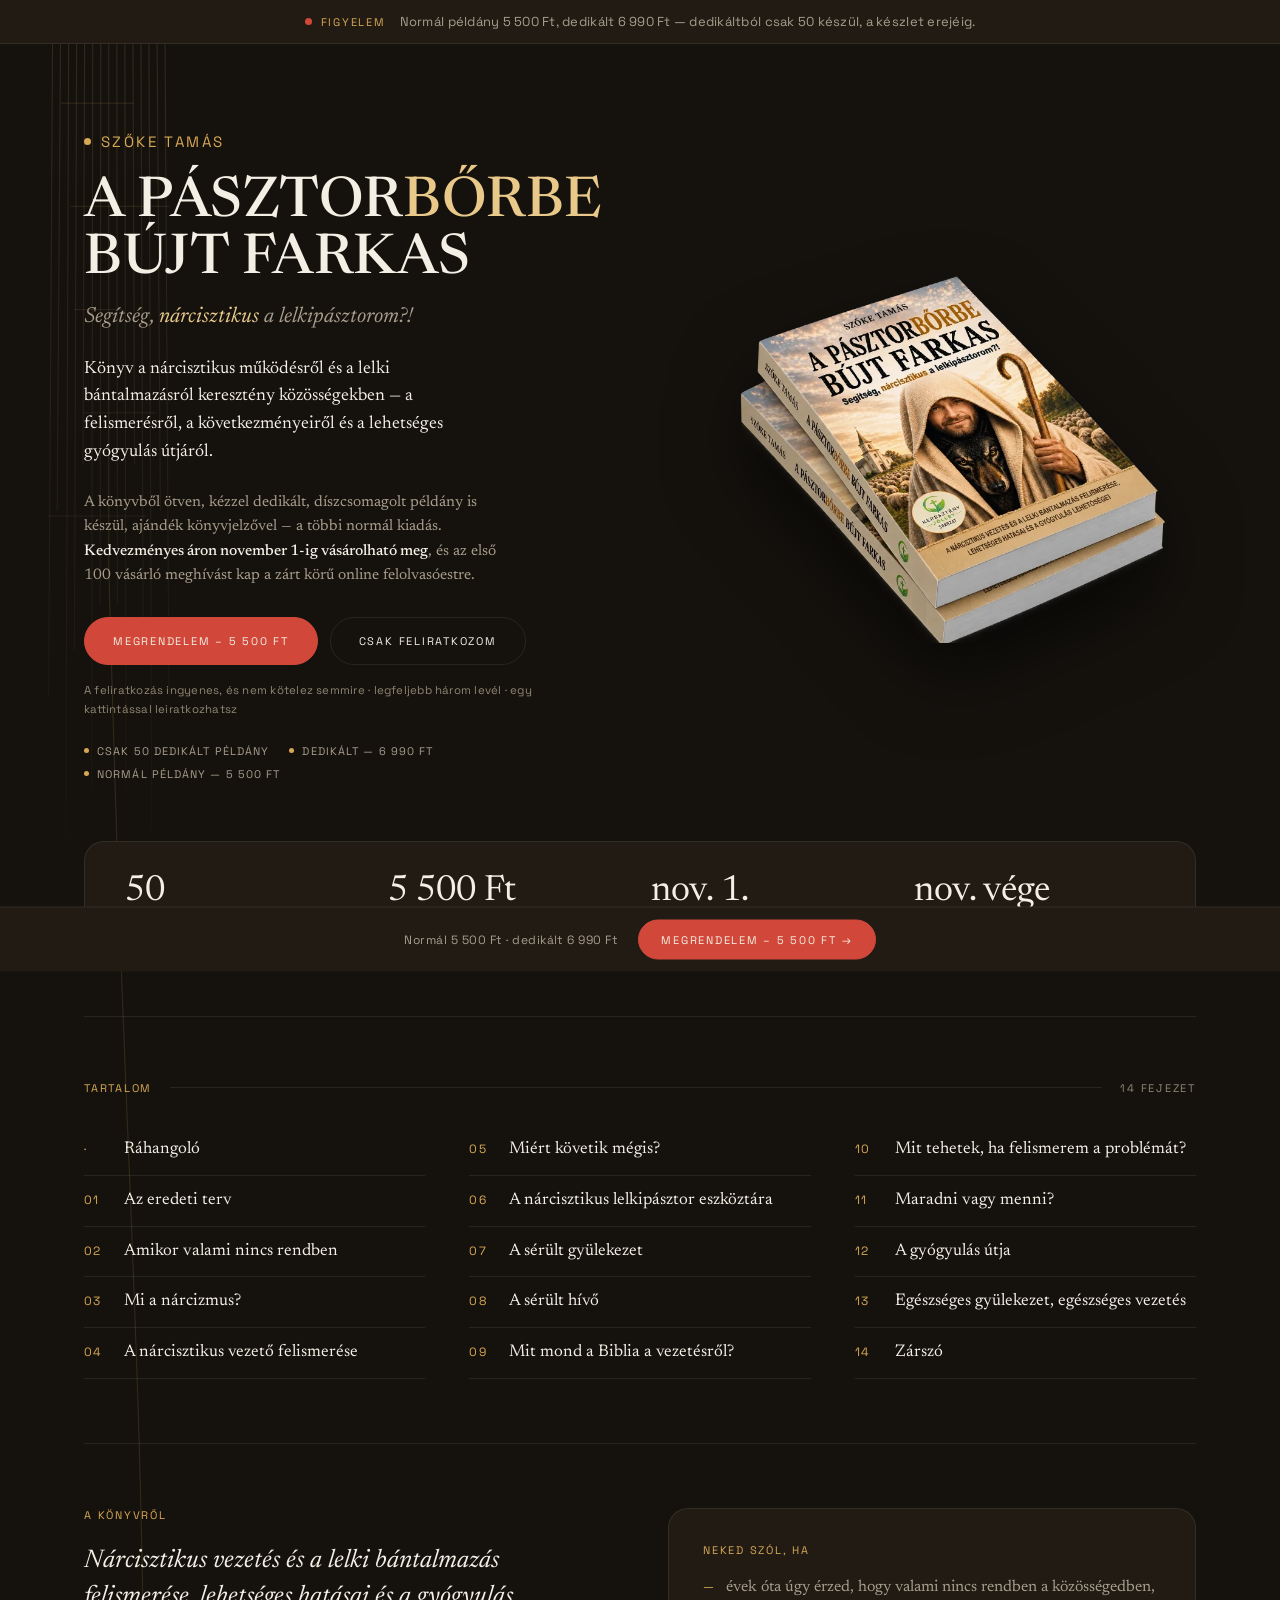
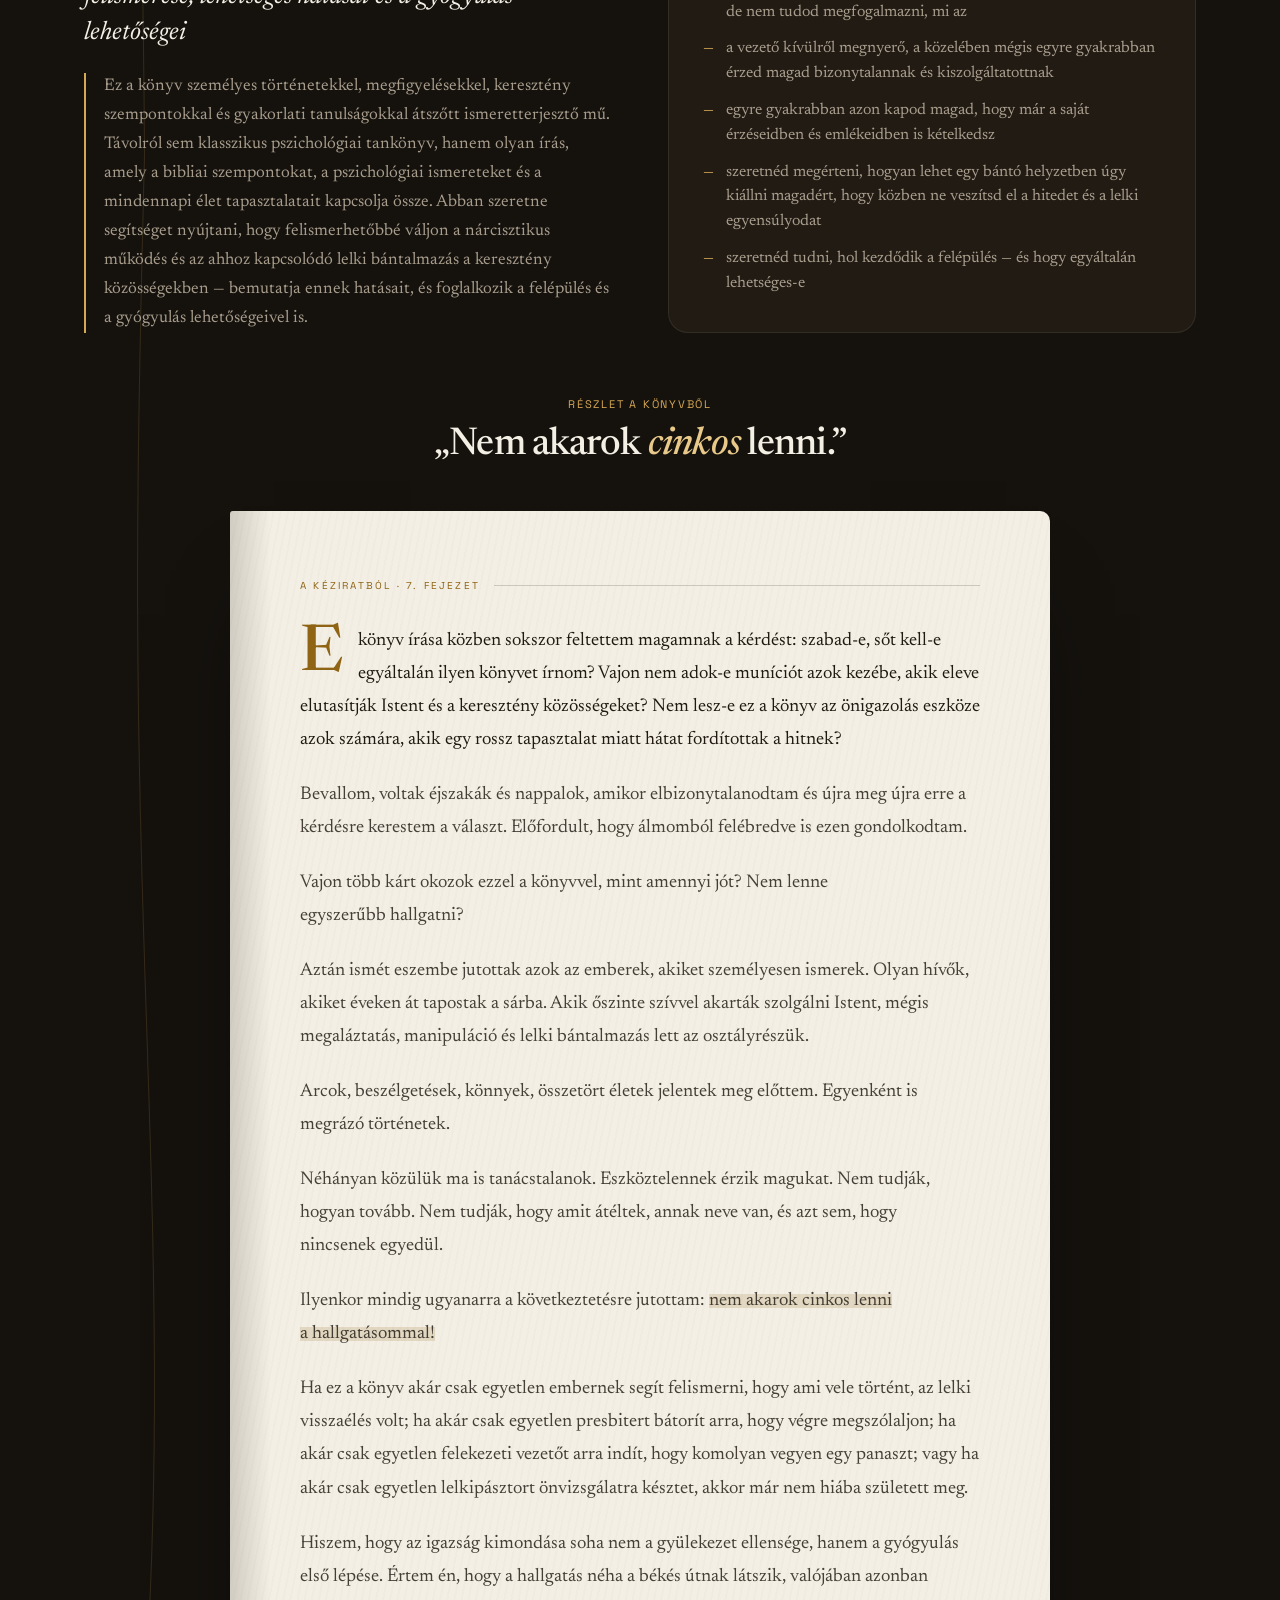
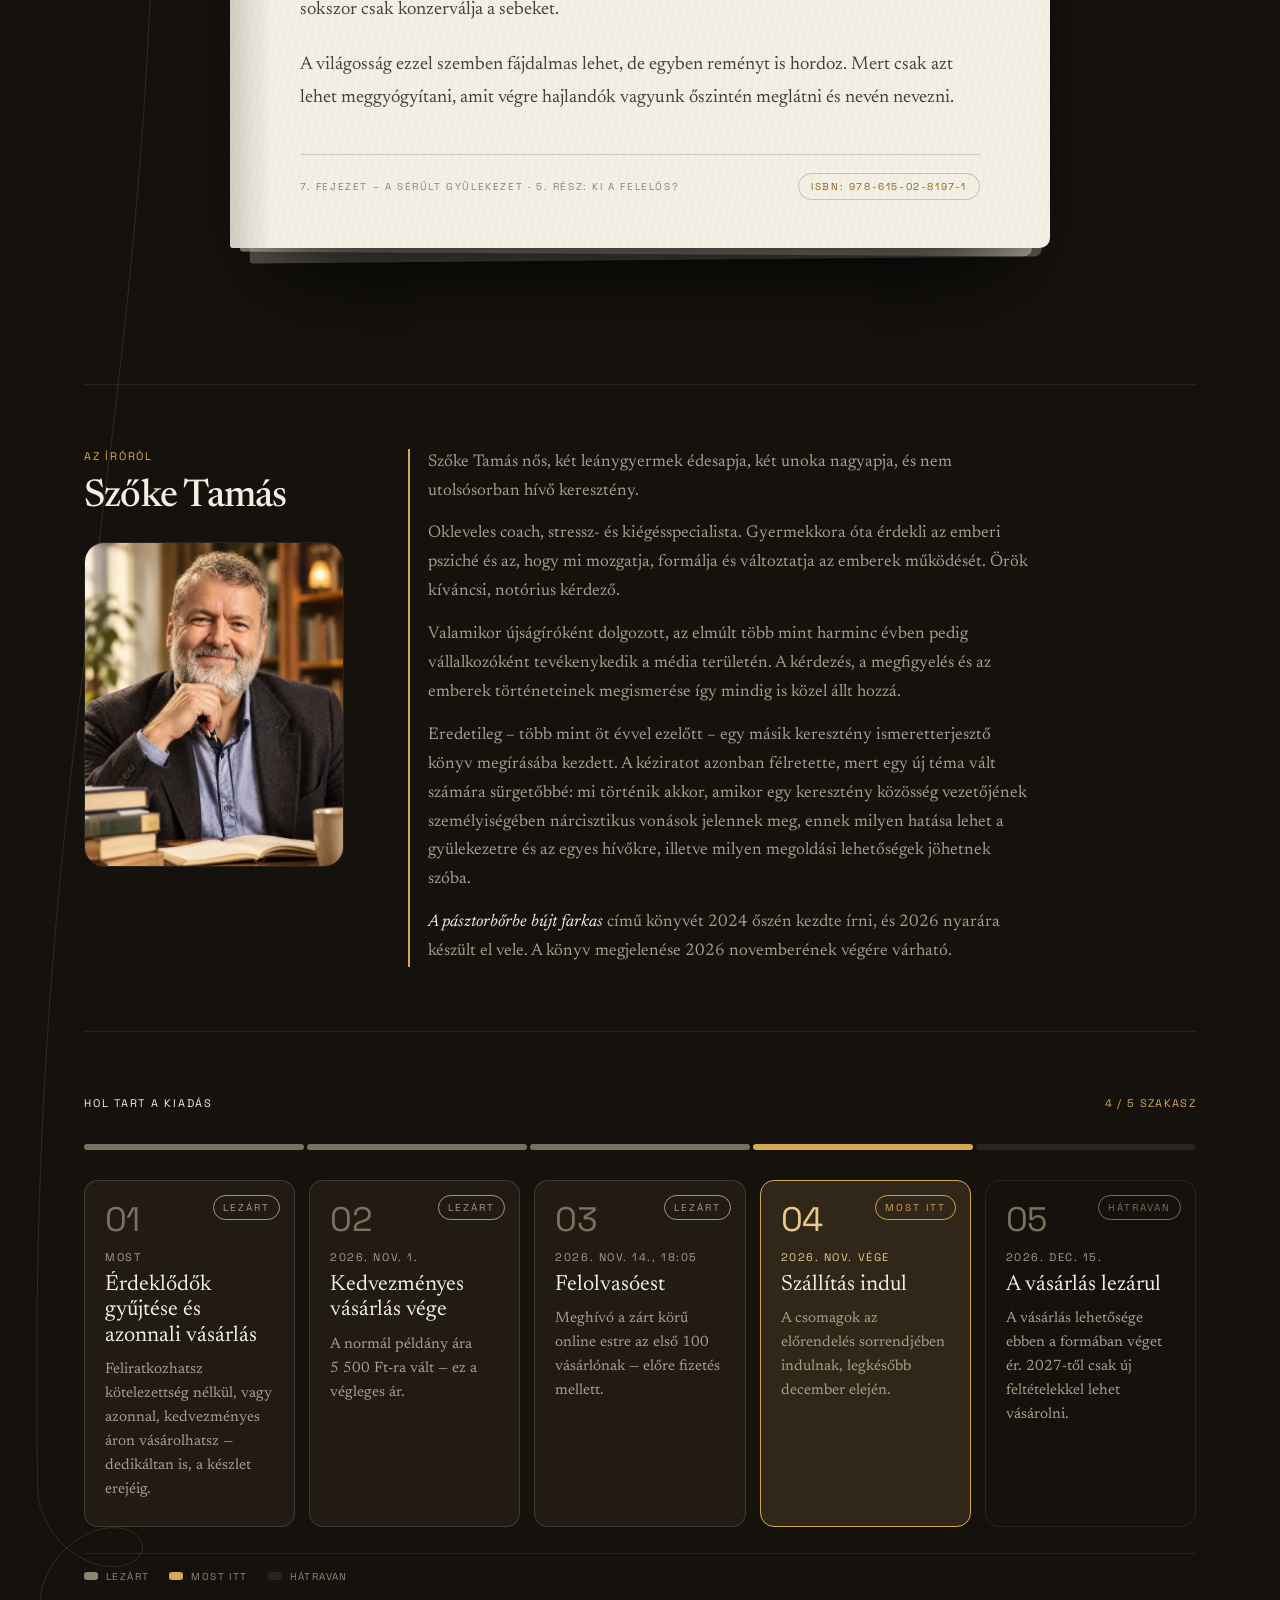
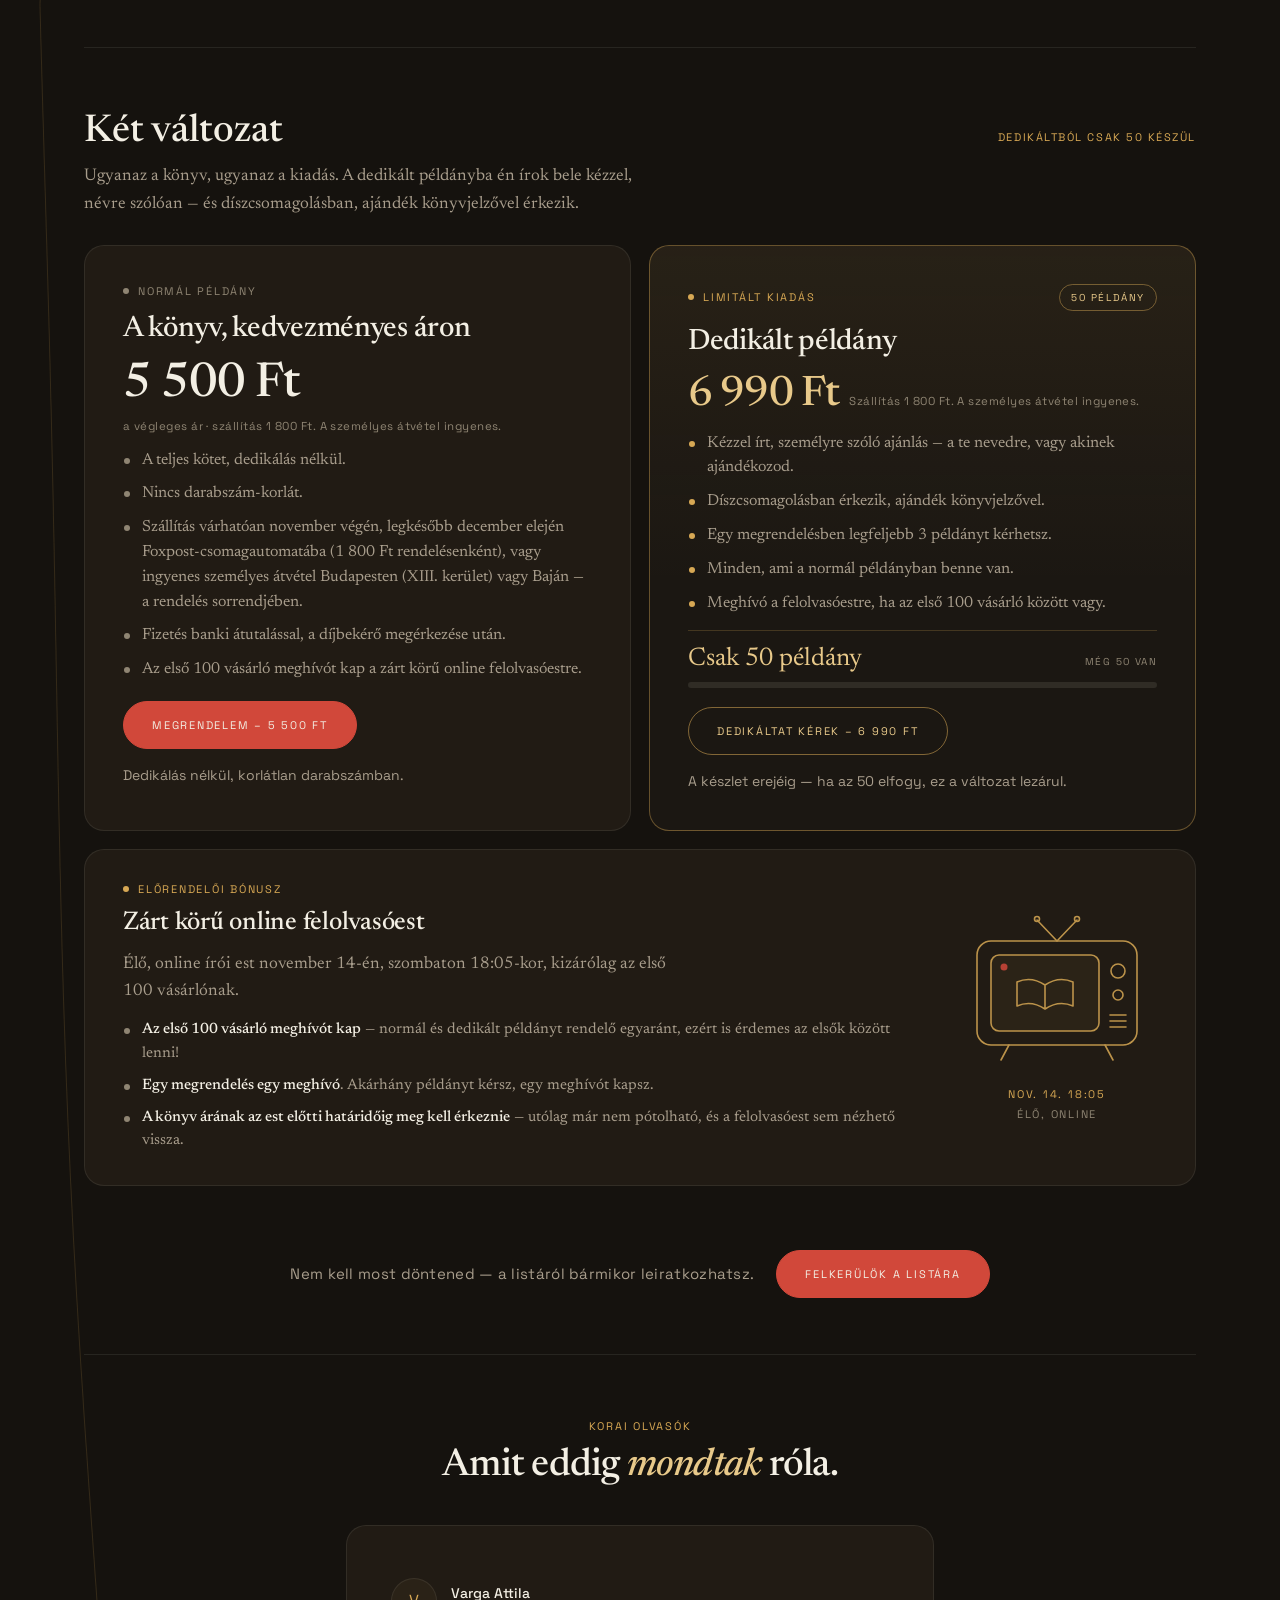
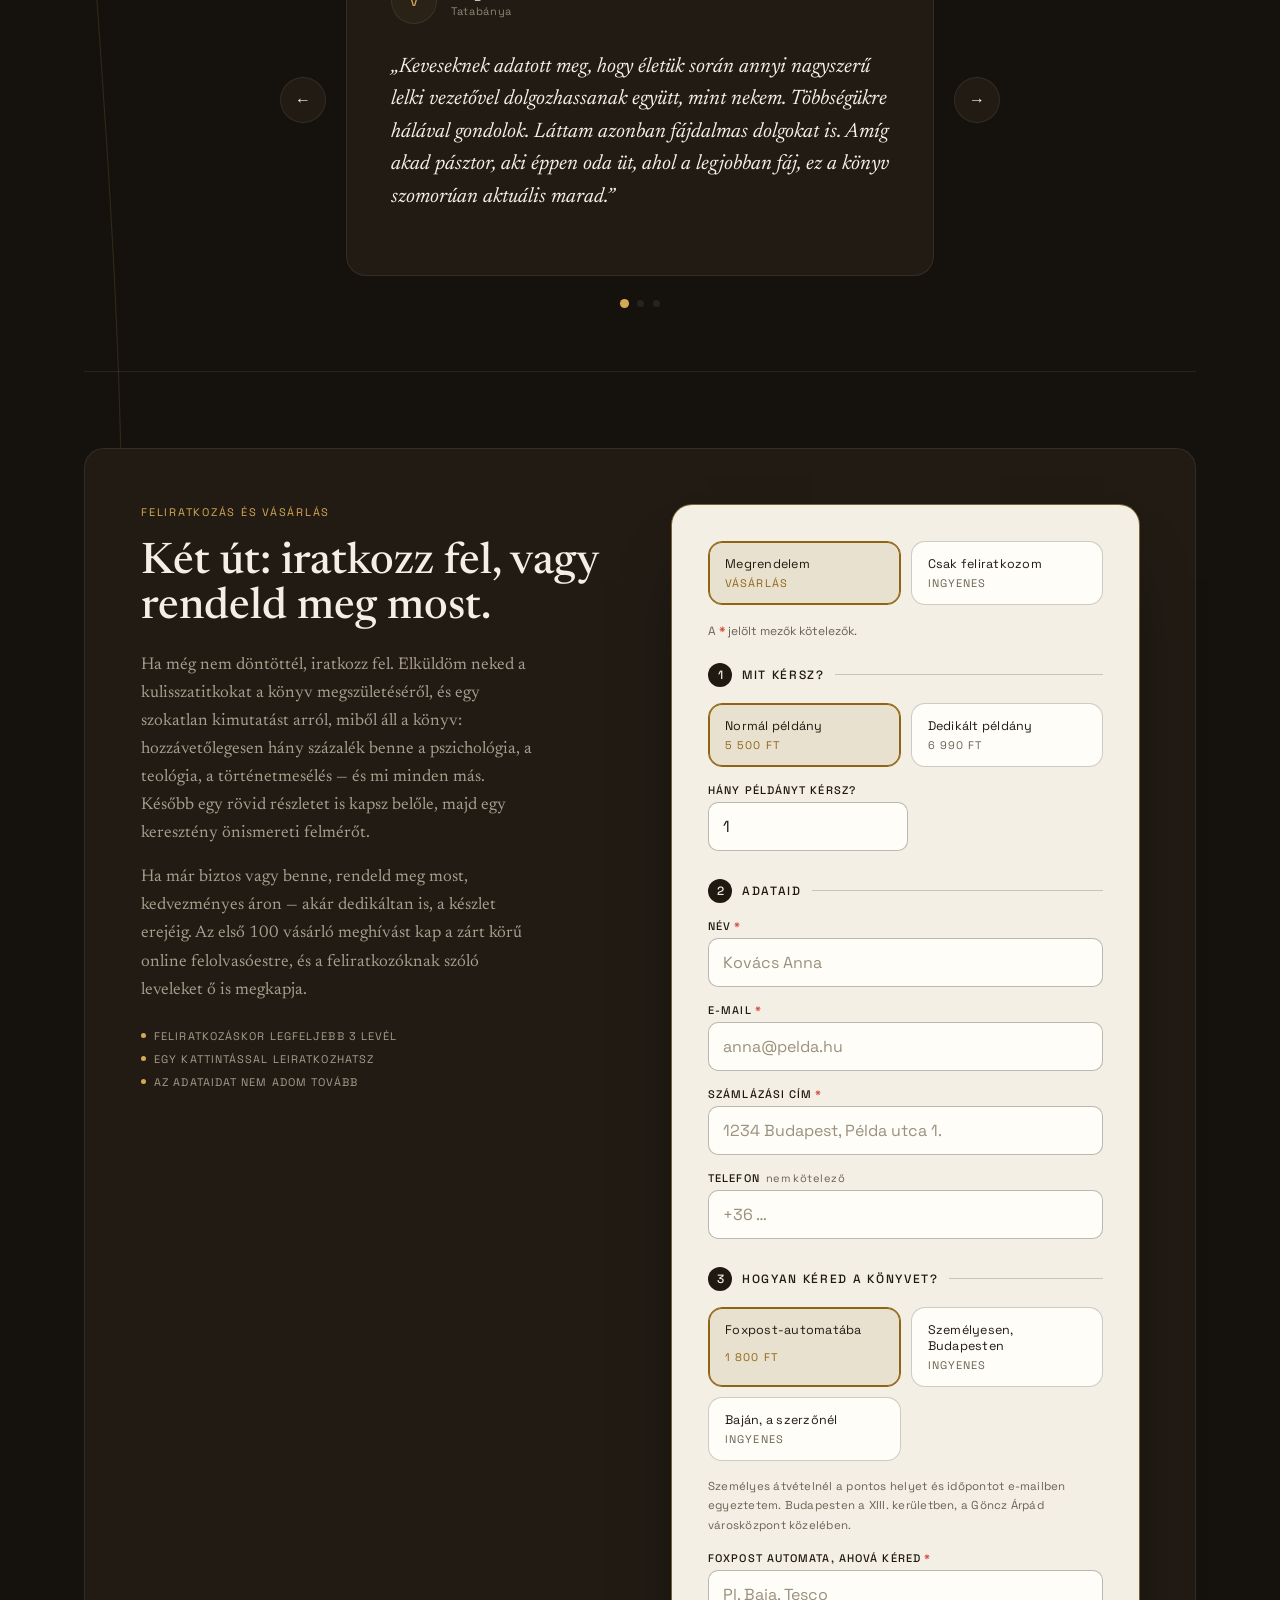
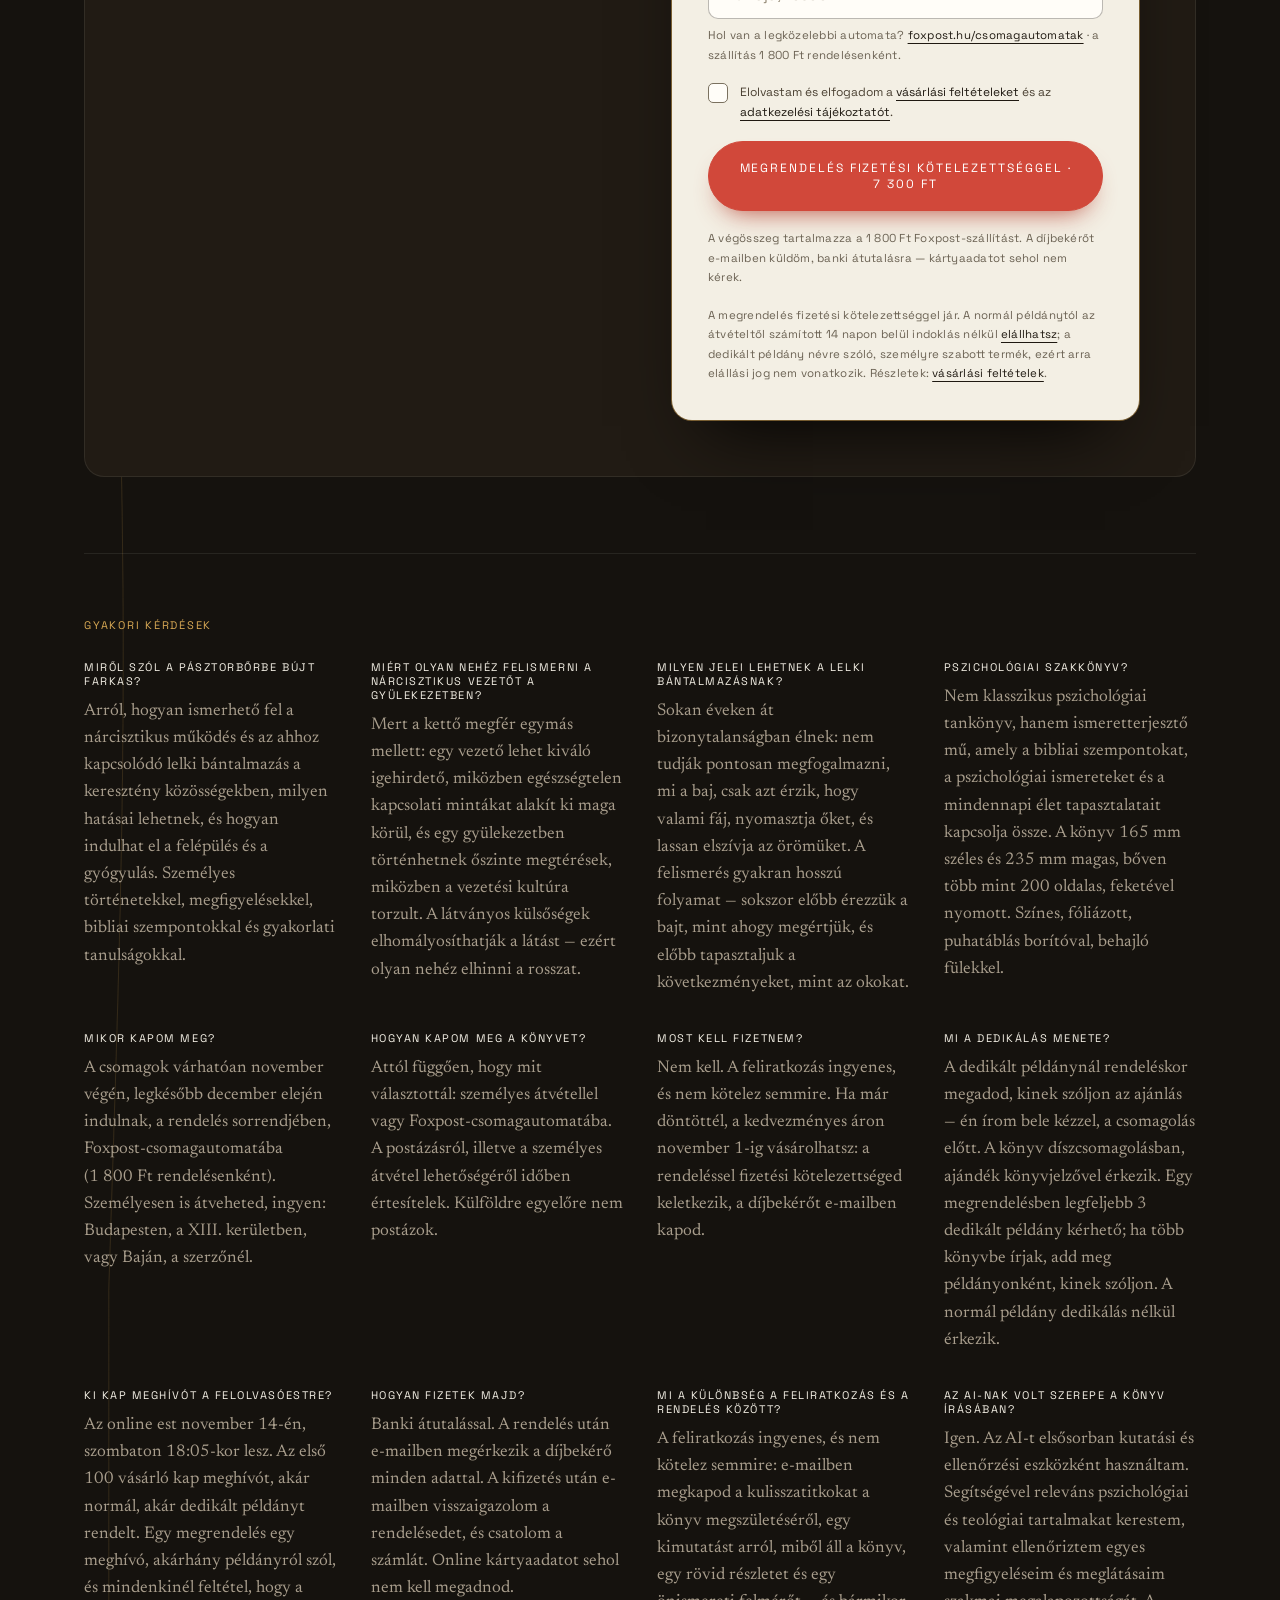
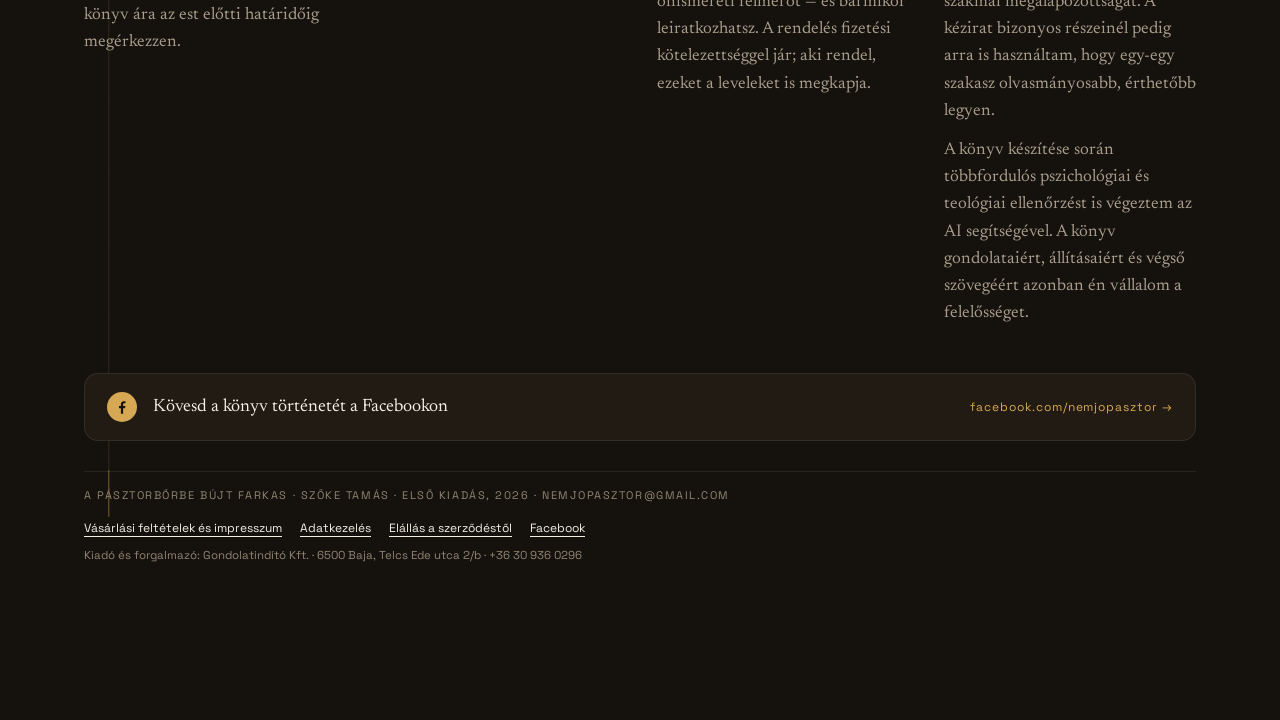
<file: index.html>
<!DOCTYPE html>
<html lang="hu">
<head>
<meta charset="UTF-8">
<meta name="viewport" content="width=device-width, initial-scale=1">
<title>A pásztorbőrbe bújt farkas — Szőke Tamás könyve</title>
<meta name="description" content="Segítség, nárcisztikus a lelkipásztorom?! Szőke Tamás könyve a nárcisztikus vezetésről és a lelki bántalmazásról a gyülekezetben: felismerés, hatások, lehetséges gyógyulás.">
<meta name="theme-color" content="#15120e">
<link rel="icon" href="data:image/svg+xml,%3Csvg xmlns='http://www.w3.org/2000/svg' viewBox='0 0 32 32'%3E%3Crect width='32' height='32' rx='7' fill='%2315120e'/%3E%3Cpath d='M13 3C13 10 12 12 14 15C16 18 22 17 21 13C20 9 13 12 15 19C17 25 18 27 18 29' fill='none' stroke='%23d7a854' stroke-width='1.8' stroke-linecap='round'/%3E%3C/svg%3E">
<meta name="robots" content="index,follow">
<meta property="og:type" content="book">
<meta property="og:locale" content="hu_HU">
<meta property="og:title" content="A pásztorbőrbe bújt farkas — Segítség, nárcisztikus a lelkipásztorom?!">
<meta property="og:description" content="Nárcisztikus működés és lelki bántalmazás keresztény közösségekben. Kedvezményes előrendelés november 1-ig, dedikált példány is kapható.">
<link rel="canonical" href="https://www.nemjopasztor.hu/">
<meta property="og:url" content="https://www.nemjopasztor.hu/">
<meta property="og:image" content="https://www.nemjopasztor.hu/og-borito.jpg">
<meta property="og:image:width" content="1200">
<meta property="og:image:height" content="630">
<meta name="twitter:card" content="summary_large_image">
<link rel="preconnect" href="https://fonts.googleapis.com">
<link rel="preconnect" href="https://fonts.gstatic.com" crossorigin>
<link href="https://fonts.googleapis.com/css2?family=Newsreader:ital,wght@0,400;0,500;1,400&family=Space+Grotesk:wght@400;500&display=swap" rel="stylesheet">
<!-- Strukturált adat a keresőknek. Az árak itt KÉZZEL vannak: ha a CONFIG
     árai változnak (pl. november 1-jén), ezt is frissíteni kell. A GYIK
     szövegei szó szerint egyezzenek az oldalon láthatóval. -->
<script type="application/ld+json">
{
 "@context": "https://schema.org",
 "@graph": [
  {
   "@type": "WebSite",
   "@id": "https://www.nemjopasztor.hu/#website",
   "url": "https://www.nemjopasztor.hu/",
   "name": "A pásztorbőrbe bújt farkas",
   "inLanguage": "hu",
   "publisher": {
    "@id": "https://www.nemjopasztor.hu/#kiado"
   }
  },
  {
   "@type": "Organization",
   "@id": "https://www.nemjopasztor.hu/#kiado",
   "name": "Gondolatindító Kft.",
   "url": "https://www.nemjopasztor.hu/",
   "email": "nemjopasztor@gmail.com",
   "telephone": "+36309360296",
   "address": {
    "@type": "PostalAddress",
    "streetAddress": "Telcs Ede utca 2/b",
    "postalCode": "6500",
    "addressLocality": "Baja",
    "addressCountry": "HU"
   },
   "sameAs": [
    "https://www.facebook.com/nemjopasztor"
   ]
  },
  {
   "@type": "Person",
   "@id": "https://www.nemjopasztor.hu/#szerzo",
   "name": "Szőke Tamás",
   "image": "https://www.nemjopasztor.hu/szerzo.webp",
   "jobTitle": "okleveles coach, stressz- és kiégésspecialista",
   "description": "Szőke Tamás nős, két leánygyermek édesapja, két unoka nagyapja, és nem utolsósorban hívő keresztény. Okleveles coach, stressz- és kiégésspecialista. Gyermekkora óta érdekli az emberi psziché és az, hogy mi mozgatja, formálja és változtatja az emberek működését. Örök kíváncsi, notórius kérdező. Valamikor újságíróként dolgozott, az elmúlt több mint harminc évben pedig vállalkozóként tevékenykedik a média területén. A kérdezés, a megfigyelés és az emberek történeteinek megismerése így mindig is közel állt hozzá. Eredetileg – több mint öt évvel ezelőtt – egy másik keresztény ismeretterjesztő könyv megírásába kezdett. A kéziratot azonban félretette, mert egy új téma vált számára sürgetőbbé: mi történik akkor, amikor egy keresztény közösség vezetőjének személyiségében nárcisztikus vonások jelennek meg, ennek milyen hatása lehet a gyülekezetre és az egyes hívőkre, illetve milyen megoldási lehetőségek jöhetnek szóba. A pásztorbőrbe bújt farkas című könyvét 2024 őszén kezdte írni, és 2026 nyarára készült el vele. A könyv megjelenése 2026 novemberének végére várható."
  },
  {
   "@type": [
    "Book",
    "Product"
   ],
   "@id": "https://www.nemjopasztor.hu/#konyv",
   "name": "A pásztorbőrbe bújt farkas",
   "alternativeHeadline": "Segítség, nárcisztikus a lelkipásztorom?!",
   "description": "A nárcisztikus vezetés és a lelki bántalmazás felismerése, lehetséges hatásai és a gyógyulás lehetőségei keresztény közösségekben.",
   "author": {
    "@id": "https://www.nemjopasztor.hu/#szerzo"
   },
   "publisher": {
    "@id": "https://www.nemjopasztor.hu/#kiado"
   },
   "brand": {
    "@id": "https://www.nemjopasztor.hu/#kiado"
   },
   "inLanguage": "hu",
   "bookFormat": "https://schema.org/Paperback",
   "bookEdition": "Első kiadás",
   "datePublished": "2026",
   "isPartOf": {
    "@type": "BookSeries",
    "name": "Keresztény Jóllét sorozat"
   },
   "image": [
    "https://www.nemjopasztor.hu/borito.webp",
    "https://www.nemjopasztor.hu/og-borito.jpg"
   ],
   "url": "https://www.nemjopasztor.hu/",
   "offers": [
    {
     "@type": "Offer",
     "name": "Normál példány",
     "price": "5000",
     "priceCurrency": "HUF",
     "priceValidUntil": "2026-10-31",
     "availability": "https://schema.org/PreOrder",
     "url": "https://www.nemjopasztor.hu/#varolista",
     "seller": {
      "@id": "https://www.nemjopasztor.hu/#kiado"
     },
     "shippingDetails": {
      "@type": "OfferShippingDetails",
      "shippingRate": {
       "@type": "MonetaryAmount",
       "value": "1800",
       "currency": "HUF"
      },
      "shippingDestination": {
       "@type": "DefinedRegion",
       "addressCountry": "HU"
      }
     },
     "hasMerchantReturnPolicy": {
      "@type": "MerchantReturnPolicy",
      "applicableCountry": "HU",
      "returnPolicyCategory": "https://schema.org/MerchantReturnFiniteReturnWindow",
      "merchantReturnDays": 14,
      "returnMethod": "https://schema.org/ReturnByMail",
      "returnFees": "https://schema.org/ReturnShippingFees"
     },
     "availableDeliveryMethod": [
      "https://schema.org/ParcelService",
      "https://schema.org/OnSitePickup"
     ]
    },
    {
     "@type": "Offer",
     "name": "Dedikált példány (50 db)",
     "price": "6990",
     "priceCurrency": "HUF",
     "availability": "https://schema.org/PreOrder",
     "url": "https://www.nemjopasztor.hu/#varolista",
     "seller": {
      "@id": "https://www.nemjopasztor.hu/#kiado"
     },
     "shippingDetails": {
      "@type": "OfferShippingDetails",
      "shippingRate": {
       "@type": "MonetaryAmount",
       "value": "1800",
       "currency": "HUF"
      },
      "shippingDestination": {
       "@type": "DefinedRegion",
       "addressCountry": "HU"
      }
     },
     "hasMerchantReturnPolicy": {
      "@type": "MerchantReturnPolicy",
      "applicableCountry": "HU",
      "returnPolicyCategory": "https://schema.org/MerchantReturnNotPermitted"
     },
     "availableDeliveryMethod": [
      "https://schema.org/ParcelService",
      "https://schema.org/OnSitePickup"
     ]
    }
   ],
   "isbn": "978-615-02-8197-1"
  },
  {
   "@type": "FAQPage",
   "@id": "https://www.nemjopasztor.hu/#gyik",
   "mainEntity": [
    {
     "@type": "Question",
     "name": "Miről szól A pásztorbőrbe bújt farkas?",
     "acceptedAnswer": {
      "@type": "Answer",
      "text": "Arról, hogyan ismerhető fel a nárcisztikus működés és az ahhoz kapcsolódó lelki bántalmazás a keresztény közösségekben, milyen hatásai lehetnek, és hogyan indulhat el a felépülés és a gyógyulás. Személyes történetekkel, megfigyelésekkel, bibliai szempontokkal és gyakorlati tanulságokkal."
     }
    },
    {
     "@type": "Question",
     "name": "Miért olyan nehéz felismerni a nárcisztikus vezetőt a gyülekezetben?",
     "acceptedAnswer": {
      "@type": "Answer",
      "text": "Mert a kettő megfér egymás mellett: egy vezető lehet kiváló igehirdető, miközben egészségtelen kapcsolati mintákat alakít ki maga körül, és egy gyülekezetben történhetnek őszinte megtérések, miközben a vezetési kultúra torzult. A látványos külsőségek elhomályosíthatják a látást — ezért olyan nehéz elhinni a rosszat."
     }
    },
    {
     "@type": "Question",
     "name": "Milyen jelei lehetnek a lelki bántalmazásnak?",
     "acceptedAnswer": {
      "@type": "Answer",
      "text": "Sokan éveken át bizonytalanságban élnek: nem tudják pontosan megfogalmazni, mi a baj, csak azt érzik, hogy valami fáj, nyomasztja őket, és lassan elszívja az örömüket. A felismerés gyakran hosszú folyamat — sokszor előbb érezzük a bajt, mint ahogy megértjük, és előbb tapasztaljuk a következményeket, mint az okokat."
     }
    },
    {
     "@type": "Question",
     "name": "Pszichológiai szakkönyv?",
     "acceptedAnswer": {
      "@type": "Answer",
      "text": "Nem klasszikus pszichológiai tankönyv, hanem ismeretterjesztő mű, amely a bibliai szempontokat, a pszichológiai ismereteket és a mindennapi élet tapasztalatait kapcsolja össze. A könyv 165 mm széles és 235 mm magas, bőven több mint 200 oldalas, feketével nyomott. Színes, fóliázott, puhatáblás borítóval, behajló fülekkel."
     }
    },
    {
     "@type": "Question",
     "name": "Hogyan kapom meg a könyvet?",
     "acceptedAnswer": {
      "@type": "Answer",
      "text": "Attól függően, hogy mit választottál: személyes átvétellel vagy Foxpost-csomagautomatába. A postázásról, illetve a személyes átvétel lehetőségéről időben értesítelek. Külföldre egyelőre nem postázok."
     }
    },
    {
     "@type": "Question",
     "name": "Mi a dedikálás menete?",
     "acceptedAnswer": {
      "@type": "Answer",
      "text": "A dedikált példánynál rendeléskor megadod, kinek szóljon az ajánlás — én írom bele kézzel, a csomagolás előtt. A könyv díszcsomagolásban, ajándék könyvjelzővel érkezik. Egy megrendelésben legfeljebb 3 dedikált példány kérhető; ha több könyvbe írjak, add meg példányonként, kinek szóljon. A normál példány dedikálás nélkül érkezik."
     }
    },
    {
     "@type": "Question",
     "name": "Az AI-nak volt szerepe a könyv írásában?",
     "acceptedAnswer": {
      "@type": "Answer",
      "text": "Igen. Az AI-t elsősorban kutatási és ellenőrzési eszközként használtam. Segítségével releváns pszichológiai és teológiai tartalmakat kerestem, valamint ellenőriztem egyes megfigyeléseim és meglátásaim szakmai megalapozottságát. A kézirat bizonyos részeinél pedig arra is használtam, hogy egy-egy szakasz olvasmányosabb, érthetőbb legyen. A könyv készítése során többfordulós pszichológiai és teológiai ellenőrzést is végeztem az AI segítségével. A könyv gondolataiért, állításaiért és végső szövegéért azonban én vállalom a felelősséget."
     }
    }
   ]
  }
 ]
}
</script>
<style>
  :root{
    --bg:#15120e; --bg-alt:#1b1712; --panel:#211b14; --panel-2:#2a2217;
    --line: rgba(255,246,232,0.08);
    --ink:#f3efe4; --ink-soft:#a89d8c; --ink-faint:#8f8573;
    --gold:#d7a854; --gold-soft:#e8c98a;
    --coral:#d1483a; --coral-hover:#b93a2e;
    --paper:#f3efe4; --paper-ink:#1f1911;
    --gold-deep:#8f6414;
    --r-lg: 20px; --r-md: 14px; --r-sm: 8px;
    --serif: 'Newsreader', Georgia, serif;
    --sans: 'Space Grotesk', sans-serif;
  }
  * { box-sizing: border-box; }
  html { scroll-behavior: smooth; }
  body { margin: 0; background: var(--bg); color: var(--ink); font-family: var(--serif); -webkit-font-smoothing: antialiased; overflow-x: hidden; }

  /* Háttér: "a kibontott szál". A body háttere a canvasra propagálódik, így
     a -1-es réteg a háttérszín fölött, de minden tartalom mögött fut — a
     panelek eltakarják, a szekciók közti résekben előbukkan. */
  #weave { position: absolute; top: 0; left: 0; width: 100%; z-index: -1; pointer-events: none; overflow: hidden; }
  #weave svg { display: block; width: 100%; height: 100%; }
  /* mobilon és táblagépen (érintőképernyőn) nincs szál */
  @media (max-width: 1024px), (hover: none) and (pointer: coarse) { #weave { display: none; } }
  a { color: var(--ink); text-underline-offset: 4px; }
  a:hover { color: var(--gold); }
  ::selection { background: var(--gold); color: var(--bg); }
  button { font: inherit; }
  @media (max-width: 1459px) { .om-rail { display: none !important; } }
  :focus-visible { outline: 2px solid var(--gold); outline-offset: 2px; }

  .hover-fill:hover { background: var(--gold) !important; color: var(--bg) !important; border-color: var(--gold) !important; }
  .hover-line:hover { border-color: var(--gold) !important; }
  .field-line { outline: none; }
  .field-line:focus { border-bottom-color: var(--gold) !important; }

  /* phase cards */
  .phase-card {
    min-width: 0; outline: none; position: relative; overflow: hidden;
    border: 1px solid var(--line); border-radius: var(--r-md);
    padding: 22px 20px 24px; display: grid; gap: 9px; align-content: start;
    transition: background 300ms ease, color 300ms ease, border-color 300ms ease;
    cursor: default;
  }
  .phase-stamp { position: absolute; top: 14px; right: 14px; font-family: var(--sans); font-size: 10px; letter-spacing: 0.2em; text-transform: uppercase; border: 1px solid; padding: 5px 9px; border-radius: 999px; opacity: 0.95; }
  .phase-num { font-family: var(--sans); font-size: 34px; line-height: 1; letter-spacing: -0.02em; }
  .phase-date { font-family: var(--sans); font-size: 11px; letter-spacing: 0.14em; text-transform: uppercase; margin-top: 4px; }
  .phase-title { font-size: 22px; line-height: 1.15; }
  .phase-note { font-size: 15px; line-height: 1.6; max-width: 30ch; }

  /* pill buttons */
  .pill-btn {
    font-family: var(--sans); font-size: 11px; letter-spacing: 0.16em; text-transform: uppercase;
    text-decoration: none; padding: 16px 28px; border-radius: 999px; display: inline-flex; align-items: center; gap: 8px;
    transition: background 180ms ease, color 180ms ease, border-color 180ms ease, transform 180ms ease;
  }
  .pill-btn-primary { background: var(--coral); color: var(--ink); border: 1px solid var(--coral); }
  .pill-btn-primary:hover { background: var(--coral-hover); border-color: var(--coral-hover); transform: translateY(-1px); }
  .pill-btn-ghost { background: transparent; color: var(--ink); border: 1px solid var(--line); }
  .pill-btn-ghost:hover { border-color: var(--gold); color: var(--gold); }
  .pill-btn-gold { background: transparent; color: var(--gold-soft); border: 1px solid rgba(215,168,84,0.55); }
  .pill-btn-gold:hover { background: var(--gold); color: var(--bg); border-color: var(--gold); transform: translateY(-1px); }

  /* attn bar + sticky cta */
  #sticky-cta { transform: translateY(110%); transition: transform 360ms cubic-bezier(.2,.8,.3,1); }
  #sticky-cta.up { transform: translateY(0); }

  /* olvasói ajánlók */
  .testi-arrow {
    width: 46px; height: 46px; border-radius: 999px; border: 1px solid var(--line); background: var(--panel);
    display: grid; place-items: center; cursor: pointer; flex: none; font-size: 16px; color: var(--ink);
    transition: background 180ms ease, color 180ms ease, border-color 180ms ease;
  }
  .testi-arrow:hover { background: var(--gold); color: var(--bg); border-color: var(--gold); }
  .testi-dot { width: 7px; height: 7px; border-radius: 999px; background: var(--line); border: none; padding: 0; cursor: pointer; transition: background 180ms ease, transform 180ms ease; }
  .testi-dot.active { background: var(--gold); transform: scale(1.3); }

  /* stat band */
  .stat-item { display: grid; gap: 4px; }
  .stat-num { font-family: var(--serif); font-size: clamp(26px,3vw,36px); color: var(--ink); }
  .stat-label { font-family: var(--sans); font-size: 10px; letter-spacing: 0.14em; text-transform: uppercase; color: var(--ink-faint); }

  /* konverziós elemek */
  .trust-row { display: flex; flex-wrap: wrap; gap: 9px 20px; font-family: var(--sans); font-size: 11px; letter-spacing: 0.1em; text-transform: uppercase; color: var(--ink-soft); }
  .trust-row span { display: inline-flex; align-items: center; gap: 8px; }
  .trust-row span::before { content: ""; width: 5px; height: 5px; border-radius: 999px; background: var(--gold); flex: none; }
  .cta-note { font-family: var(--sans); font-size: 11.5px; line-height: 1.7; letter-spacing: 0.02em; color: var(--ink-faint); margin: 0; }
  /* űrlap */
  .field-wrap { display: grid; gap: 5px; min-width: 0; }
  .field-label { font-family: var(--sans); font-size: 10px; letter-spacing: 0.16em; text-transform: uppercase; color: var(--ink-faint); }
  .field-line { font-family: var(--sans); font-size: 15px; padding: 12px 0; background: transparent; border: none; border-bottom: 1px solid var(--line); color: var(--ink); border-radius: 0; min-width: 0; width: 100%; }
  .field-line::placeholder { color: var(--ink-faint); opacity: 0.7; }
  .consent { display: grid; grid-template-columns: auto 1fr; gap: 12px; align-items: start; cursor: pointer; font-family: var(--sans); font-size: 12px; line-height: 1.65; color: var(--ink-soft); }
  .consent input {
    -webkit-appearance: none; appearance: none; width: 20px; height: 20px; margin: 0; flex: none;
    border: 1px solid var(--ink-faint); border-radius: 5px; background: transparent; cursor: pointer;
    display: grid; place-content: center; transition: background 160ms ease, border-color 160ms ease;
  }
  .consent input::after { content: ""; width: 10px; height: 6px; border-left: 2px solid var(--bg); border-bottom: 2px solid var(--bg); transform: rotate(-45deg) scale(0); transition: transform 160ms ease; }
  .consent input:checked { background: var(--gold); border-color: var(--gold); }
  .consent input:checked::after { transform: rotate(-45deg) scale(1); }
  .consent:hover input { border-color: var(--gold); }
  .submit-btn {
    font-family: var(--sans); font-size: 12px; letter-spacing: 0.16em; text-transform: uppercase;
    background: var(--coral); color: #fff; border: 1px solid var(--coral);
    padding: 18px 28px; min-height: 56px; cursor: pointer; border-radius: 999px; width: 100%;
    transition: background 180ms ease, transform 180ms ease, opacity 180ms ease;
  }
  .submit-btn:hover:not([disabled]) { background: var(--coral-hover); border-color: var(--coral-hover); transform: translateY(-1px); }
  .submit-btn[disabled] { opacity: 0.6; cursor: progress; }
  .form-status { font-family: var(--sans); font-size: 13px; line-height: 1.6; margin: 0; display: none; }
  .form-status.err { display: block; color: #ffb3a8; border-left: 2px solid var(--coral); padding-left: 14px; }
  .form-status.err a { color: var(--gold-soft); }
  .hp { position: absolute; left: -9999px; width: 1px; height: 1px; overflow: hidden; }
  details.more { border-top: 1px solid var(--line); padding-top: 14px; }
  details.more > summary {
    cursor: pointer; list-style: none; font-family: var(--sans); font-size: 11px;
    letter-spacing: 0.12em; text-transform: uppercase; color: var(--ink-soft);
    display: flex; align-items: center; gap: 9px;
  }
  details.more > summary::-webkit-details-marker { display: none; }
  details.more > summary::before { content: "+"; color: var(--gold); font-size: 15px; line-height: 1; }
  details.more[open] > summary::before { content: "–"; }
  details.more > summary:hover { color: var(--gold); }

  /* Az űrlap a könyv "papírlapján" áll — az oldal egyetlen világos felülete,
     hogy rögtön látszódjon: ide kell írni. A helyi változókkal a benne lévő
     komponensek (vopt, consent, jegyzetek) maguktól átszíneződnek. */
  .form-card {
    --ink:#1f1911; --ink-soft:#4a4032; --ink-faint:#6b6253;
    --line: rgba(31,25,17,0.2);
    --gold:#8f6414; --gold-soft:#8f6414; --bg:#f3efe4;
    min-width: 0; position: relative;
    background: var(--paper); color: var(--ink); border-radius: var(--r-lg);
    padding: clamp(22px, 3.2vw, 36px);
    box-shadow: 0 0 0 1px rgba(215,168,84,0.5), 0 40px 70px -34px rgba(0,0,0,0.9);
  }
  .form-card a { color: var(--ink); }
  .form-card a:hover { color: var(--gold); }
  .form-card .field-label { color: var(--ink); font-size: 11px; font-weight: 500; letter-spacing: 0.1em; }
  .form-card .field-line {
    background: #fffdf8; border: 1px solid rgba(31,25,17,0.3); border-radius: 10px;
    padding: 13px 14px; font-size: 16px; color: var(--ink);
    transition: border-color 160ms ease, box-shadow 160ms ease;
  }
  .form-card .field-line::placeholder { color: #9a907d; opacity: 1; }
  .form-card .field-line:hover { border-color: rgba(31,25,17,0.55); }
  .form-card .field-line:focus { border-color: var(--gold); box-shadow: 0 0 0 3px rgba(143,100,20,0.24); }
  .form-card .vopt:not(.on) { background: #fffdf8; border-color: rgba(31,25,17,0.22); }
  .form-card .vopt:not(.on):hover { border-color: rgba(143,100,20,0.7); }
  .form-card .vopt.on { background: rgba(143,100,20,0.1); border-color: var(--gold); box-shadow: inset 0 0 0 1px var(--gold); }
  .form-card .consent input { background: #fffdf8; border-color: #7a715f; }
  .form-card .submit-btn { box-shadow: 0 14px 26px -14px rgba(178,58,42,0.9); }
  .form-card .form-status.err { color: #8c2a1f; }
  .form-card .form-status.err a { color: #8c2a1f; }
  .req { color: var(--coral); font-style: normal; font-weight: 700; margin-left: 3px; }
  .opt { color: var(--ink-faint); font-weight: 400; letter-spacing: 0.04em; text-transform: none; margin-left: 6px; }
  .fgroup { display: grid; gap: 16px; }
  .frow { display: grid; grid-template-columns: repeat(auto-fit, minmax(190px, 1fr)); gap: 16px; }
  .fgroup + .fgroup, .fgroup + .fhead { margin-top: 4px; }
  .fhead {
    display: flex; align-items: center; gap: 10px; margin: 6px 0 0;
    font-family: var(--sans); font-size: 12px; font-weight: 500; letter-spacing: 0.14em; text-transform: uppercase; color: var(--ink);
  }
  .fhead::before {
    content: attr(data-n);
    display: grid; place-items: center; width: 24px; height: 24px; flex: none; border-radius: 999px;
    background: var(--ink); color: var(--paper); font-size: 12px; letter-spacing: 0;
  }
  .fhead::after { content: ""; flex: 1; height: 1px; background: var(--line); }
  .req-note { font-family: var(--sans); font-size: 12px; color: var(--ink-faint); margin: 0; }

  /* idézet a könyvből — a könyv saját papírján */
  .quote-wrap { position: relative; max-width: 820px; margin: 0 auto; }
  .quote-wrap::before,
  .quote-wrap::after {
    content: ""; position: absolute; left: 14px; right: 14px; bottom: 0; height: 100%;
    border-radius: 3px 8px 8px 3px; background: #d9d3c4; z-index: 0;
  }
  .quote-wrap::before { transform: translate(0, 12px) rotate(-0.5deg); opacity: 0.35; }
  .quote-wrap::after { transform: translate(0, 6px) rotate(0.35deg); opacity: 0.6; }

  .author { display: grid; grid-template-columns: minmax(0, 260px) minmax(0, 1fr); gap: clamp(24px, 5vw, 64px); align-items: start; }
  .author-bio { font-size: 17px; line-height: 1.7; color: var(--ink-soft); max-width: 62ch; border-left: 2px solid var(--gold); padding-left: 18px; }
  .author-bio p { margin: 0 0 14px; }
  .author-bio p:last-child { margin-bottom: 0; }
  .author-bio em { font-style: italic; color: var(--ink); }
  .author-photo { display: block; width: 100%; height: auto; aspect-ratio: 4 / 5; object-fit: cover; margin-top: 24px; border-radius: var(--r-lg); border: 1px solid var(--line); }
  @media (max-width: 720px) { .author { grid-template-columns: 1fr; } .author-photo { max-width: 240px; } }
  .quote-paper {
    position: relative; z-index: 1; overflow: hidden;
    margin: 0;   /* a blockquote alapértelmezett 40px-es oldalmargója kilátszatta a lapokat */
    background: var(--paper); color: var(--paper-ink);
    border-radius: 3px 10px 10px 3px;
    padding: clamp(34px, 5.5vw, 68px) clamp(26px, 5.5vw, 70px) clamp(28px, 4vw, 48px);
    box-shadow: 0 60px 90px -44px rgba(0,0,0,0.95);
    font-family: var(--serif);
  }
  /* finom papírszerkezet + a gerinc felőli árnyék */
  .quote-paper::before {
    content: ""; position: absolute; inset: 0; pointer-events: none;
    background:
      linear-gradient(90deg, rgba(31,25,17,0.16), rgba(31,25,17,0) 5%),
      repeating-linear-gradient(101deg, rgba(31,25,17,0.014) 0 2px, rgba(31,25,17,0) 2px 7px);
  }
  .quote-paper > * { position: relative; }

  .quote-eyebrow {
    font-family: var(--sans); font-size: 10px; letter-spacing: 0.22em; text-transform: uppercase;
    color: var(--gold-deep); margin: 0 0 clamp(22px, 3vw, 32px); display: flex; align-items: center; gap: 14px;
  }
  .quote-eyebrow::after { content: ""; flex: 1 1 auto; height: 1px; background: rgba(31,25,17,0.18); }

  .quote-body { display: grid; gap: clamp(16px, 2vw, 22px); font-size: clamp(16.5px, 1.45vw, 19px); line-height: 1.78; }
  .quote-body p { margin: 0; text-wrap: pretty; }
  .quote-body p:first-child::first-letter {
    float: left; font-size: 3.45em; line-height: 0.82; margin: 5px 14px 0 0;
    color: var(--gold-deep); font-weight: 500;
  }
  .quote-body p:not(:first-child) { color: rgba(31,25,17,0.82); }
  .quote-body em { font-style: italic; }
  .quote-hi { background: linear-gradient(transparent 14%, rgba(143,100,20,0.17) 14% 92%, transparent 92%); }

  .quote-foot {
    margin-top: clamp(26px, 3.5vw, 40px); padding-top: 18px; border-top: 1px solid rgba(31,25,17,0.16);
    display: flex; flex-wrap: wrap; align-items: center; justify-content: space-between; gap: 10px 18px;
    font-family: var(--sans); font-size: 10px; letter-spacing: 0.16em; text-transform: uppercase; color: rgba(31,25,17,0.5);
  }
  .quote-foot .seal { border: 1px solid rgba(31,25,17,0.22); border-radius: 999px; padding: 6px 12px; color: var(--gold-deep); }

  .reveal { opacity: 0; transform: translateY(22px); transition: opacity 760ms ease, transform 760ms cubic-bezier(.2,.8,.3,1); }
  .reveal.in { opacity: 1; transform: none; }
  @media (prefers-reduced-motion: reduce) { .reveal { opacity: 1; transform: none; transition: none; } }

  /* "neked szól, ha" lista */
  .fit-list { display: grid; gap: 12px; margin: 0; padding: 0; list-style: none; }
  .fit-list li { display: grid; grid-template-columns: auto 1fr; gap: 12px; font-size: 16px; line-height: 1.55; color: var(--ink-soft); }
  /* hasábok: fentről lefelé olvasható, 15 tétel = 3 × 5 */
  .fb-link { margin-top: 46px; display: flex; flex-wrap: wrap; align-items: center; gap: 10px 16px; padding: 18px 22px; border: 1px solid var(--line); border-radius: var(--r-md); background: var(--panel); text-decoration: none; color: var(--ink); transition: border-color 180ms ease; }
  .fb-link:hover { border-color: var(--gold); color: var(--ink); }
  .fb-link svg { width: 30px; height: 30px; padding: 6px; border-radius: 999px; background: var(--gold); color: var(--bg); flex: none; }
  .fb-text { font-size: 18px; }
  .fb-handle { margin-left: auto; font-family: var(--sans); font-size: 12px; letter-spacing: 0.08em; color: var(--gold); }
  @media (max-width: 560px) {
    .fb-link { display: grid; grid-template-columns: 30px 1fr; gap: 4px 14px; padding: 16px 18px; }
    .fb-text { font-size: 16px; line-height: 1.35; }
    .fb-handle { grid-column: 2; margin-left: 0; }
  }
  .toc-list { list-style: none; margin: 0; padding: 0; columns: 3 260px; column-gap: 44px; }
  .toc-row { display: grid; grid-template-columns: 26px 1fr; align-items: baseline; gap: 14px; padding: 13px 0; border-bottom: 1px solid var(--line); min-width: 0; break-inside: avoid; }
  .toc-n { font-family: var(--sans); font-size: 12px; letter-spacing: 0.1em; color: var(--gold); }
  .toc-t { font-size: 17px; line-height: 1.4; color: var(--ink); }
  .fit-list li::before { content: "—"; color: var(--gold); }

  /* borító: átlátszó hátterű mockup, a vetett árnyék adja a mélységet */
  .hero-cover-img { display: block; width: clamp(320px, 38vw, 560px); height: auto; filter: drop-shadow(0 34px 38px rgba(0,0,0,0.6)); }

  /* hero borítókép */
  .hero-grid { display: grid; grid-template-columns: minmax(0,1fr) auto; gap: clamp(30px, 5vw, 60px); align-items: center; }
  .hero-cover-wrap { justify-self: end; align-self: center; display: flex; align-items: center; justify-content: flex-end; min-width: 0; }
  @media (max-width: 860px) {
    .hero-grid { grid-template-columns: 1fr; }
    .hero-cover-wrap { justify-self: stretch; justify-content: center; }
    /* mobilon a borító a cím fölé kerül: ez a legerősebb horog, ne a hajtás alatt legyen */
    .hero-cover-wrap { order: -1; }
    /* egy hasábban a cím a képernyő szélességéhez igazodik, két sorban marad */
    .hero-title { font-size: min(8.6vw, 48px) !important; }
    .hero-cover-img { width: min(80%, 330px); }
  }

  /* ---- rendelési változatok (normál / dedikált) ---- */
  .tier-grid { display: grid; grid-template-columns: repeat(auto-fit, minmax(290px, 1fr)); gap: 18px; align-items: stretch; }
  .tier {
    position: relative; min-width: 0; border-radius: var(--r-lg);
    padding: clamp(26px, 3.4vw, 38px); display: grid; gap: 15px; align-content: start;
  }
  .tier-main { border: 1px solid var(--line); background: var(--panel); }
  /* A dedikált kártya visszafogottabb, mint a fő tier: vékony okker keret,
     halk okker derengés — prémium, de nem harsány. */
  .tier-signed {
    border: 1px solid rgba(215,168,84,0.40);
    background: linear-gradient(180deg, rgba(215,168,84,0.065), rgba(215,168,84,0) 58%), var(--bg-alt);
  }
  .tier-head { display: flex; flex-wrap: wrap; align-items: center; justify-content: space-between; gap: 10px; }
  .tier-eyebrow { font-family: var(--sans); font-size: 11px; letter-spacing: 0.16em; text-transform: uppercase; display: inline-flex; align-items: center; gap: 9px; color: var(--ink-faint); margin: 0; }
  .tier-eyebrow::before { content: ""; width: 6px; height: 6px; border-radius: 999px; background: currentColor; flex: none; }
  .tier-signed .tier-eyebrow { color: var(--gold); }
  .tier-chip {
    font-family: var(--sans); font-size: 10px; letter-spacing: 0.16em; text-transform: uppercase;
    border: 1px solid rgba(215,168,84,0.45); color: var(--gold-soft); border-radius: 999px; padding: 6px 11px; white-space: nowrap;
  }
  .tier-name { font-size: clamp(22px, 2.3vw, 30px); font-weight: 500; line-height: 1.12; margin: 0; letter-spacing: -0.01em; }
  .tier-price { display: flex; flex-wrap: wrap; align-items: baseline; gap: 10px; }
  .tier-price b { font-family: var(--serif); font-size: clamp(30px, 3.3vw, 42px); font-weight: 500; line-height: 1; letter-spacing: -0.02em; }
  .tier-main .tier-price b { font-size: clamp(33px, 3.8vw, 48px); }
  .tier-signed .tier-price b { color: var(--gold-soft); }
  .tier-price span { font-family: var(--sans); font-size: 11.5px; letter-spacing: 0.04em; color: var(--ink-faint); }
  .tier-list { list-style: none; margin: 0; padding: 0; display: grid; gap: 9px; }
  .tier-list li { position: relative; padding-left: 19px; font-size: 16px; line-height: 1.55; color: var(--ink-soft); }
  .tier-list li::before { content: ""; position: absolute; left: 1px; top: 10px; width: 6px; height: 6px; border-radius: 999px; background: var(--ink-faint); }
  .tier-signed .tier-list li::before { background: var(--gold); }

  /* készletszámláló — a dedikált kártya legfontosabb eleme */
  .tier-meter { display: grid; gap: 9px; border-top: 1px solid rgba(215,168,84,0.22); padding-top: 16px; }
  .tier-meter-top { display: flex; flex-wrap: wrap; align-items: baseline; justify-content: space-between; gap: 8px; }
  .tier-meter-count { font-family: var(--serif); font-size: clamp(20px, 2vw, 26px); color: var(--gold-soft); line-height: 1; }
  .tier-meter-count b { font-weight: 500; }
  .tier-meter-left { font-family: var(--sans); font-size: 10px; letter-spacing: 0.14em; text-transform: uppercase; color: var(--ink-faint); }
  .tier-meter-bar { height: 6px; border-radius: 999px; background: rgba(255,246,232,0.09); overflow: hidden; display: flex; }
  .tier-meter-fill { display: block; flex: none; height: 100%; width: 0; background: var(--gold); transition: width 700ms cubic-bezier(.3,.9,.3,1); }
  .tier-cta { justify-self: start; margin-top: 4px; }
  .tier-foot { font-family: var(--sans); font-size: 14px; line-height: 1.6; color: var(--ink-soft); margin: 0; }

  /* elfogyott állapot — a kártya marad, de a normál változat felé terel */
  .tier-signed.is-sold { border-color: var(--line); background: var(--bg-alt); }
  .tier-signed.is-sold .tier-eyebrow, .tier-signed.is-sold .tier-price b, .tier-signed.is-sold .tier-meter-count { color: var(--ink-faint); }
  .tier-signed.is-sold .tier-chip { border-color: var(--line); color: var(--ink-faint); }
  .tier-signed.is-sold .tier-list li::before, .tier-signed.is-sold .tier-meter-fill { background: var(--ink-faint); }
  .tier-signed.is-sold .tier-meter { border-top-color: var(--line); }
  .tier-sold-note { display: none; border: 1px solid var(--line); border-radius: var(--r-md); padding: 16px 18px; font-family: var(--sans); font-size: 13px; line-height: 1.7; color: var(--ink-soft); }
  .tier-sold-note a { color: var(--gold); }
  .tier-signed.is-sold .tier-sold-note { display: block; }
  .tier-signed.is-sold .tier-cta { display: none; }
  /* "pillanatnyilag nincs szabad szám" — gyengébb, mint az elfogyott: a
     CTA nem tűnik el, mert a jelentkezés még mindig felkerül egy sorba */
  .tier-full-note { display: none; border: 1px solid rgba(215,168,84,0.4); border-radius: var(--r-md); padding: 16px 18px; font-family: var(--sans); font-size: 13px; line-height: 1.7; color: var(--ink-soft); background: rgba(215,168,84,0.06); }
  .tier-full-note.show { display: block; }

  /* közös bónusz-blokk a két kártya alatt — szándékosan a leghalkabb elem */
  .bonus-card {
    margin-top: 18px; border: 1px solid var(--line); border-radius: var(--r-lg); background: var(--panel);
    padding: clamp(22px, 3vw, 32px) clamp(24px, 3.4vw, 38px);
    display: grid; grid-template-columns: minmax(0, 1fr) auto; gap: clamp(20px, 3vw, 44px); align-items: start;
  }
  .bonus-main { display: grid; gap: 13px; min-width: 0; }
  .bonus-card .tier-eyebrow { color: var(--gold); }
  .bonus-card .tier-name { font-size: clamp(20px, 2vw, 26px); }
  .bonus-lead { font-size: 17px; line-height: 1.6; margin: 0; color: var(--ink-soft); max-width: 56ch; }
  .bonus-lead b { color: var(--ink); font-weight: 500; }
  .bonus-list li { font-size: 15px; }
  .bonus-list b { color: var(--ink); font-weight: 500; }
  .bonus-meter { display: none; min-width: 190px; }
  .bonus-meter.show { display: grid; gap: 9px; align-content: start; }
  /* a bónusz számlálója szándékosan halkabb, mint a dedikált kártyáé:
     a szűkösséget ott kell látni, ez csak tájékoztat */
  .bonus-meter-cap { font-family: var(--sans); font-size: 10px; letter-spacing: 0.16em; text-transform: uppercase; color: var(--gold); }
  .bonus-meter .tier-meter-count { color: var(--ink); font-size: clamp(17px, 1.6vw, 21px); }
  .bonus-meter .tier-meter-fill { background: var(--ink-soft); }
  .bonus-side { display: grid; gap: 14px; justify-items: center; align-content: center; align-self: center; min-width: 190px; }
  .bonus-tv { width: clamp(150px, 16vw, 200px); height: auto; color: var(--gold); opacity: 0.85; }
  .bonus-tv-screen { fill: rgba(215,168,84,0.07); }
  .bonus-tv-live { fill: var(--coral); animation: tv-live 2.4s ease-in-out infinite; }
  @keyframes tv-live { 0%, 100% { opacity: 1; } 50% { opacity: 0.25; } }
  @media (prefers-reduced-motion: reduce) { .bonus-tv-live { animation: none; } }
  .bonus-tv-cap { margin: 0; text-align: center; font-family: var(--sans); font-size: 11px; line-height: 1.8; letter-spacing: 0.16em; text-transform: uppercase; color: var(--ink-faint); }
  .bonus-tv-cap span { color: var(--gold); }
  @media (max-width: 720px) {
    .bonus-card { grid-template-columns: 1fr; }
    .bonus-meter { min-width: 0; }
    .bonus-side { min-width: 0; justify-items: stretch; }
    .bonus-tv, .bonus-tv-cap { display: none; }
  }

  /* a dedikált kártya CTA-sora: gomb + halk átvezetés a jegyzékhez */
  .tier-cta-row { display: flex; flex-wrap: wrap; align-items: center; gap: 12px 18px; margin-top: 4px; }
  .tier-cta-row .tier-cta { margin-top: 0; }
  .tier-link { font-family: var(--sans); font-size: 11.5px; letter-spacing: 0.06em; color: var(--ink-soft); text-decoration: none; border-bottom: 1px solid var(--line); }
  .tier-link:hover { color: var(--gold); border-bottom-color: var(--gold); }
  .tier-signed.is-sold .tier-cta-row { display: none; }

  /* űrlap: változatválasztó */
  .vswitch { display: grid; grid-template-columns: repeat(auto-fit, minmax(150px, 1fr)); gap: 10px; }
  button.vopt { background: none; font: inherit; color: inherit; text-align: left; }
  .mtabs { grid-template-columns: 1fr 1fr; }
  .vopt {
    position: relative; display: grid; gap: 4px; cursor: pointer; min-width: 0;
    border: 1px solid var(--line); border-radius: var(--r-md); padding: 14px 16px;
    transition: border-color 180ms ease, background 180ms ease, opacity 180ms ease;
  }
  .vopt input { position: absolute; opacity: 0; width: 1px; height: 1px; }
  .vopt-t { font-family: var(--sans); font-size: 12.5px; letter-spacing: 0.02em; color: var(--ink); }
  .vopt-p { font-family: var(--sans); font-size: 11px; letter-spacing: 0.1em; text-transform: uppercase; color: var(--ink-faint); }
  .vopt:hover { border-color: rgba(215,168,84,0.45); }
  .vopt.on { border-color: var(--gold); background: rgba(215,168,84,0.10); }
  .vopt.on .vopt-p { color: var(--gold-soft); }
  .vopt.is-disabled { opacity: 0.45; cursor: not-allowed; }
  .vopt.is-disabled:hover { border-color: var(--line); }
  .vopt input:focus-visible ~ .vopt-t { outline: 2px solid var(--gold); outline-offset: 3px; }
  #dedik-block { display: none; }
  #dedik-block.show { display: grid; }

</style>
</head>
<body>

<div id="weave" aria-hidden="true"></div>

<div>

  <div id="attn-bar" style="background: var(--panel); border-bottom: 1px solid var(--line); color: var(--ink); padding: 13px 20px; display: flex; flex-wrap: wrap; align-items: center; justify-content: center; gap: 8px 14px; text-align: center; font-family: var(--sans); font-size: 13px; letter-spacing: 0.02em;">
    <span style="display: inline-flex; align-items: center; gap: 9px; font-size: 11px; letter-spacing: 0.16em; text-transform: uppercase; color: var(--gold);"><span style="width: 7px; height: 7px; background: var(--coral); border-radius: 999px; display: inline-block;"></span>Figyelem</span>
    <span style="color: var(--ink-soft);" id="attn-text">Kedvezményes vásárlás november 1-ig: normál példány 5&nbsp;000&nbsp;Ft, dedikált 6&nbsp;990&nbsp;Ft — dedikáltból csak 50 készül.</span>
  </div>

  <nav class="om-rail" id="om-rail" style="position: fixed; right: 22px; top: 50%; transform: translateY(-50%); z-index: 40; background: var(--panel); border: 1px solid var(--line); border-radius: var(--r-md); box-shadow: 0 16px 34px -18px rgba(0,0,0,0.7); padding: 10px; display: grid; gap: 2px;"></nav>

  <div id="sticky-cta" style="position: fixed; left: 0; right: 0; bottom: 0; z-index: 45; background: var(--panel); border-top: 1px solid var(--line); color: var(--ink); display: flex; flex-wrap: wrap; align-items: center; justify-content: center; gap: 10px 20px; padding: 12px clamp(14px, 3vw, 34px);">
    <span style="font-family: var(--sans); font-size: 12px; letter-spacing: 0.04em; color: var(--ink-soft);" id="sticky-text">Normál 5&nbsp;000&nbsp;Ft · dedikált 6&nbsp;990&nbsp;Ft · kedvezmény nov. 1-ig</span>
    <a href="#varolista" class="pill-btn pill-btn-primary" data-cta="1" data-mode="f2" style="padding: 12px 22px;">Megrendelem – 5 000 Ft →</a>
  </div>

  <div style="max-width: 1180px; margin: 0 auto; padding: 0 clamp(14px, 3vw, 34px) 90px;">


    <section data-sec="hero" style="padding: clamp(48px, 7vw, 88px) 0 clamp(30px, 5vw, 56px);">

      <div class="hero-grid">

        <div style="min-width: 0; display: grid; gap: 24px; max-width: 50ch;">
          <p style="font-family: var(--sans); font-size: 15px; letter-spacing: 0.16em; text-transform: uppercase; color: var(--gold); margin: 0; display: flex; align-items: center; gap: 10px;"><span style="width: 7px; height: 7px; background: var(--gold); border-radius: 999px; display: inline-block;"></span>Szőke Tamás</p>

          <h1 class="hero-title" style="margin: 0; font-weight: 500; letter-spacing: 0.01em; line-height: 1.02; text-transform: uppercase; font-size: clamp(32px, 4.4vw, 56px);">
            <span style="display: block; white-space: nowrap;">A pásztor<span style="color: var(--gold-soft);">bőrbe</span></span>
            <span style="display: block; white-space: nowrap;">bújt farkas</span>
          </h1>

          <p style="font-size: clamp(19px, 1.7vw, 25px); line-height: 1.3; font-style: italic; color: var(--ink-soft); margin: -10px 0 0;">Segítség, <span style="color: var(--gold-soft);">nárcisztikus</span> a lelkipásztorom?!</p>

          <p style="font-size: clamp(17px, 1.4vw, 20px); line-height: 1.55; color: var(--ink); margin: 0; max-width: 40ch;">Könyv a nárcisztikus működésről és a lelki bántalmazásról keresztény közösségekben — a felismerésről, a következményeiről és a lehetséges gyógyulás útjáról.</p>

          <p style="font-size: clamp(15px, 1.2vw, 17px); line-height: 1.6; color: var(--ink-soft); margin: 0; max-width: 46ch;">A könyvből ötven, kézzel dedikált, díszcsomagolt példány is készül, ajándék könyvjelzővel — a többi normál kiadás. <strong style="font-weight: 500; color: var(--ink);">Kedvezményes áron november 1-ig vásárolható meg</strong>, és az első 100 vásárló meghívást kap a zárt körű online felolvasóestre.</p>

          <div style="display: flex; flex-wrap: wrap; gap: 12px; margin-top: 4px;">
            <a href="#varolista" class="pill-btn pill-btn-primary" data-cta="1" data-mode="f2">Megrendelem – 5 000 Ft</a>
            <a href="#varolista" class="pill-btn pill-btn-ghost" data-mode="f1">Csak feliratkozom</a>
          </div>

          <p class="cta-note" style="margin: -8px 0 0;">A feliratkozás ingyenes, és nem kötelez semmire · legfeljebb három levél · egy kattintással leiratkozhatsz</p>

          <div class="trust-row" id="hero-trust"><span>Csak 50 dedikált példány</span><span>Dedikált — 6&nbsp;990&nbsp;Ft</span><span>Normál példány — 5&nbsp;000&nbsp;Ft</span></div>
        </div>

        <div class="hero-cover-wrap">
          <img class="hero-cover-img" src="borito.webp" srcset="borito-800.webp 800w, borito.webp 1430w" sizes="(max-width: 860px) 330px, 560px" width="1430" height="1100" fetchpriority="high"
               alt="A pásztorbőrbe bújt farkas — Szőke Tamás könyvének borítója: csuklyás pásztor, a köpenye alól farkas néz ki">
        </div>

      </div>

      <div style="margin-top: clamp(36px, 5vw, 60px); border: 1px solid var(--line); border-radius: var(--r-lg); background: var(--panel); padding: clamp(22px, 3vw, 32px) clamp(24px, 4vw, 40px); display: grid; grid-template-columns: repeat(auto-fit, minmax(130px, 1fr)); gap: 22px;">
        <div class="stat-item"><span class="stat-num" data-ded-total>50</span><span class="stat-label">Dedikált példány</span></div>
        <div class="stat-item"><span class="stat-num" data-price-early>5 000 Ft</span><span class="stat-label">Normál példány ára</span></div>
        <div class="stat-item"><span class="stat-num">nov. 1.</span><span class="stat-label">Az ár váltása</span></div>
        <div class="stat-item"><span class="stat-num">nov. vége</span><span class="stat-label">Szállítás indul</span></div>
      </div>
    </section>

    <section data-sec="tartalom" style="border-top: 1px solid var(--line); padding: clamp(40px, 5vw, 64px) 0;">
      <div style="display: flex; align-items: center; gap: 18px; margin-bottom: 30px;">
        <span style="font-family: var(--sans); font-size: 11px; letter-spacing: 0.16em; text-transform: uppercase; color: var(--gold); white-space: nowrap;">Tartalom</span>
        <span style="flex: 1 1 auto; height: 1px; background: var(--line);"></span>
        <span style="font-family: var(--sans); font-size: 11px; letter-spacing: 0.16em; text-transform: uppercase; color: var(--ink-faint); white-space: nowrap;">14 fejezet</span>
      </div>
      <ol class="toc-list" id="toc-grid">
        <li class="toc-row"><span class="toc-n">·</span><span class="toc-t">Ráhangoló</span></li>
        <li class="toc-row"><span class="toc-n">01</span><span class="toc-t">Az eredeti terv</span></li>
        <li class="toc-row"><span class="toc-n">02</span><span class="toc-t">Amikor valami nincs rendben</span></li>
        <li class="toc-row"><span class="toc-n">03</span><span class="toc-t">Mi a nárcizmus?</span></li>
        <li class="toc-row"><span class="toc-n">04</span><span class="toc-t">A nárcisztikus vezető felismerése</span></li>
        <li class="toc-row"><span class="toc-n">05</span><span class="toc-t">Miért követik mégis?</span></li>
        <li class="toc-row"><span class="toc-n">06</span><span class="toc-t">A nárcisztikus lelkipásztor eszköztára</span></li>
        <li class="toc-row"><span class="toc-n">07</span><span class="toc-t">A sérült gyülekezet</span></li>
        <li class="toc-row"><span class="toc-n">08</span><span class="toc-t">A sérült hívő</span></li>
        <li class="toc-row"><span class="toc-n">09</span><span class="toc-t">Mit mond a Biblia a vezetésről?</span></li>
        <li class="toc-row"><span class="toc-n">10</span><span class="toc-t">Mit tehetek, ha felismerem a problémát?</span></li>
        <li class="toc-row"><span class="toc-n">11</span><span class="toc-t">Maradni vagy menni?</span></li>
        <li class="toc-row"><span class="toc-n">12</span><span class="toc-t">A gyógyulás útja</span></li>
        <li class="toc-row"><span class="toc-n">13</span><span class="toc-t">Egészséges gyülekezet, egészséges vezetés</span></li>
        <li class="toc-row"><span class="toc-n">14</span><span class="toc-t">Zárszó</span></li>
      </ol>
    </section>


    <section data-sec="konyv" style="border-top: 1px solid var(--line); padding: clamp(40px, 5vw, 64px) 0;">
      <div style="display: grid; grid-template-columns: repeat(auto-fit, minmax(280px, 1fr)); gap: clamp(30px, 5vw, 56px); align-items: stretch; margin-bottom: clamp(40px, 6vw, 64px);">
        <div style="min-width: 0;">
          <p style="font-family: var(--sans); font-size: 11px; letter-spacing: 0.16em; text-transform: uppercase; color: var(--gold); margin: 0 0 22px;">A könyvről</p>
          <h2 style="font-size: clamp(20px, 2vw, 28px); line-height: 1.4; font-style: italic; font-weight: 400; margin: 0 0 22px; max-width: 32ch; color: var(--ink);">Nárcisztikus vezetés és a lelki bántalmazás felismerése, lehetséges hatásai és a gyógyulás lehetőségei</h2>
          <p style="font-size: 17px; line-height: 1.7; margin: 0; color: var(--ink-soft); border-left: 2px solid var(--gold); padding-left: 18px;">Ez a könyv személyes történetekkel, megfigyelésekkel, keresztény szempontokkal és gyakorlati tanulságokkal átszőtt ismeretterjesztő mű. Távolról sem klasszikus pszichológiai tankönyv, hanem olyan írás, amely a bibliai szempontokat, a pszichológiai ismereteket és a mindennapi élet tapasztalatait kapcsolja össze. Abban szeretne segítséget nyújtani, hogy felismerhetőbbé váljon a nárcisztikus működés és az ahhoz kapcsolódó lelki bántalmazás a keresztény közösségekben — bemutatja ennek hatásait, és foglalkozik a felépülés és a gyógyulás lehetőségeivel is.</p>
        </div>
        <div style="min-width: 0; border: 1px solid var(--line); border-radius: var(--r-lg); background: var(--panel); padding: clamp(24px, 3.5vw, 34px);">
          <h3 style="font-family: var(--sans); font-size: 11px; font-weight: 400; letter-spacing: 0.16em; text-transform: uppercase; color: var(--gold); margin: 0 0 18px;">Neked szól, ha</h3>
          <ul class="fit-list">
            <li>évek óta úgy érzed, hogy valami nincs rendben a közösségedben, de nem tudod megfogalmazni, mi az</li>
            <li>a vezető kívülről megnyerő, a közelében mégis egyre gyakrabban érzed magad bizonytalannak és kiszolgáltatottnak</li>
            <li>egyre gyakrabban azon kapod magad, hogy már a saját érzéseidben és emlékeidben is kételkedsz</li>
            <li>szeretnéd megérteni, hogyan lehet egy bántó helyzetben úgy kiállni magadért, hogy közben ne veszítsd el a hitedet és a lelki egyensúlyodat</li>
            <li>szeretnéd tudni, hol kezdődik a felépülés — és hogy egyáltalán lehetséges-e</li>
          </ul>
        </div>
      </div>

      <div style="text-align: center; max-width: 620px; margin: 0 auto clamp(30px, 4vw, 44px);">
        <p style="font-family: var(--sans); font-size: 11px; letter-spacing: 0.16em; text-transform: uppercase; color: var(--gold); margin: 0 0 14px;">Részlet a könyvből</p>
        <h2 style="font-size: clamp(26px, 3vw, 42px); font-weight: 500; margin: 0; letter-spacing: -0.02em; line-height: 1.08;">„Nem akarok <em style="font-style: italic; color: var(--gold-soft);">cinkos</em> lenni.”</h2>
      </div>

      <div class="quote-wrap" style="margin-bottom: clamp(44px, 6vw, 72px);">
        <blockquote class="quote-paper">
          <p class="quote-eyebrow">A kéziratból · 7. fejezet</p>
          <div class="quote-body">
            <p>E könyv írása közben sokszor feltettem magamnak a kérdést: szabad-e, sőt kell-e egyáltalán ilyen könyvet írnom? Vajon nem adok-e muníciót azok kezébe, akik eleve elutasítják Istent és a keresztény közösségeket? Nem lesz-e ez a könyv az önigazolás eszköze azok számára, akik egy rossz tapasztalat miatt hátat fordítottak a hitnek?</p>
            <p>Bevallom, voltak éjszakák és nappalok, amikor elbizonytalanodtam és újra meg újra erre a kérdésre kerestem a választ. Előfordult, hogy álmomból felébredve is ezen gondolkodtam.</p>
            <p>Vajon több kárt okozok ezzel a könyvvel, mint amennyi jót? Nem lenne egyszerűbb hallgatni?</p>
            <p>Aztán ismét eszembe jutottak azok az emberek, akiket személyesen ismerek. Olyan hívők, akiket éveken át tapostak a sárba. Akik őszinte szívvel akarták szolgálni Istent, mégis megaláztatás, manipuláció és lelki bántalmazás lett az osztályrészük.</p>
            <p>Arcok, beszélgetések, könnyek, összetört életek jelentek meg előttem. Egyenként is megrázó történetek.</p>
            <p>Néhányan közülük ma is tanácstalanok. Eszköztelennek érzik magukat. Nem tudják, hogyan tovább. Nem tudják, hogy amit átéltek, annak neve van, és azt sem, hogy nincsenek egyedül.</p>
            <p>Ilyenkor mindig ugyanarra a következtetésre jutottam: <span class="quote-hi">nem akarok cinkos lenni a hallgatásommal!</span></p>
            <p>Ha ez a könyv akár csak egyetlen embernek segít felismerni, hogy ami vele történt, az lelki visszaélés volt; ha akár csak egyetlen presbitert bátorít arra, hogy végre megszólaljon; ha akár csak egyetlen felekezeti vezetőt arra indít, hogy komolyan vegyen egy panaszt; vagy ha akár csak egyetlen lelkipásztort önvizsgálatra késztet, akkor már nem hiába született meg.</p>
            <p>Hiszem, hogy az igazság kimondása soha nem a gyülekezet ellensége, hanem a gyógyulás első lépése. Értem én, hogy a hallgatás néha a békés útnak látszik, valójában azonban sokszor csak konzerválja a sebeket.</p>
            <p>A világosság ezzel szemben fájdalmas lehet, de egyben reményt is hordoz. Mert csak azt lehet meggyógyítani, amit végre hajlandók vagyunk őszintén meglátni és nevén nevezni.</p>
          </div>
          <footer class="quote-foot">
            <span>7. fejezet – A sérült gyülekezet · 5. rész: Ki a felelős?</span>
            <span class="seal">ISBN: 978-615-02-8197-1</span>
          </footer>
        </blockquote>
      </div>

      <!-- "ÍGY FOG KINÉZNI A POLCODON" SZEKCIÓ HELYE.
           Kivettem, mert a korábbi kép egy Lorem ipsumos stock-mockup volt, ami rontotta a hitelességet.
           Amint van valódi termékfotó (előlap+gerinc+hátoldal), illeszd be ide, és a szekció visszakerül:
           <div style="text-align:center;max-width:560px;margin:0 auto 34px;">
             <h2 style="font-size:clamp(24px,2.6vw,34px);font-weight:500;margin:0 0 10px;letter-spacing:-0.02em;">Így fog kinézni a polcodon.</h2>
           </div>
           <div style="max-width:780px;margin:0 auto;"><img src="konyv-harmas-nezet.jpg" alt="..." style="width:100%;height:auto;display:block;border-radius:var(--r-md);"></div>
      -->
    </section>

    <section data-sec="szerzo" id="szerzo" style="border-top: 1px solid var(--line); padding: clamp(40px, 5vw, 64px) 0;">
      <div class="author">
        <div class="author-head">
          <p style="font-family: var(--sans); font-size: 11px; letter-spacing: 0.16em; text-transform: uppercase; color: var(--gold); margin: 0 0 14px;">Az íróról</p>
          <h2 style="font-size: clamp(26px, 3vw, 42px); font-weight: 500; margin: 0; letter-spacing: -0.02em; line-height: 1.08;">Szőke Tamás</h2>
          <img class="author-photo" src="szerzo.webp" srcset="szerzo-520.webp 520w, szerzo.webp 800w" sizes="(max-width: 720px) 240px, 260px" width="800" height="1000" loading="lazy" decoding="async" alt="Szőke Tamás portréja: ősz szakállas férfi zakóban, könyvek között, mosolyogva néz a kamerába">
        </div>
        <div class="author-bio">
          <p>Szőke Tamás nős, két leánygyermek édesapja, két unoka nagyapja, és nem utolsósorban hívő keresztény.</p>
          <p>Okleveles coach, stressz- és kiégésspecialista. Gyermekkora óta érdekli az emberi psziché és az, hogy mi mozgatja, formálja és változtatja az emberek működését. Örök kíváncsi, notórius kérdező.</p>
          <p>Valamikor újságíróként dolgozott, az elmúlt több mint harminc évben pedig vállalkozóként tevékenykedik a média területén. A kérdezés, a megfigyelés és az emberek történeteinek megismerése így mindig is közel állt hozzá.</p>
          <p>Eredetileg – több mint öt évvel ezelőtt – egy másik keresztény ismeretterjesztő könyv megírásába kezdett. A kéziratot azonban félretette, mert egy új téma vált számára sürgetőbbé: mi történik akkor, amikor egy keresztény közösség vezetőjének személyiségében nárcisztikus vonások jelennek meg, ennek milyen hatása lehet a gyülekezetre és az egyes hívőkre, illetve milyen megoldási lehetőségek jöhetnek szóba.</p>
          <p><em>A pásztorbőrbe bújt farkas</em> című könyvét 2024 őszén kezdte írni, és 2026 nyarára készült el vele. A könyv megjelenése 2026 novemberének végére várható.</p>
        </div>
      </div>
    </section>

    <section data-sec="idovonal" style="border-top: 1px solid var(--line); padding: clamp(40px, 5vw, 64px) 0;">
      <div style="display: flex; flex-wrap: wrap; justify-content: space-between; gap: 12px; align-items: baseline; margin-bottom: 34px;">
        <p style="font-family: var(--sans); font-size: 11px; letter-spacing: 0.16em; text-transform: uppercase; margin: 0; color: var(--ink);">Hol tart a kiadás</p>
        <p style="font-family: var(--sans); font-size: 11px; letter-spacing: 0.12em; text-transform: uppercase; margin: 0; color: var(--gold);" id="step-counter">1 / 5 szakasz</p>
      </div>

      <div style="display: flex; gap: 3px; margin-bottom: 30px;" id="phase-track"><div style="flex: 1 1 0px; min-width: 0px; height: 6px; border-radius: 999px; transition: background 300ms; background: rgb(215, 168, 84);"></div><div style="flex: 1 1 0px; min-width: 0px; height: 6px; border-radius: 999px; transition: background 300ms; background: rgba(255, 246, 232, 0.08);"></div><div style="flex: 1 1 0px; min-width: 0px; height: 6px; border-radius: 999px; transition: background 300ms; background: rgba(255, 246, 232, 0.08);"></div><div style="flex: 1 1 0px; min-width: 0px; height: 6px; border-radius: 999px; transition: background 300ms; background: rgba(255, 246, 232, 0.08);"></div><div style="flex: 1 1 0px; min-width: 0px; height: 6px; border-radius: 999px; transition: background 300ms; background: rgba(255, 246, 232, 0.08);"></div></div>
      <div style="display: grid; grid-template-columns: repeat(auto-fit, minmax(210px, 1fr)); gap: 14px;" id="phase-cards"><div class="phase-card" tabindex="0" style="background: rgba(215, 168, 84, 0.14); color: rgb(243, 239, 228); border-color: rgb(215, 168, 84);"><span class="phase-stamp" style="color: rgb(215, 168, 84); border-color: rgb(215, 168, 84);">Most itt</span><span class="phase-num" style="color: rgb(232, 201, 138);">01</span><span class="phase-date" style="color: rgb(232, 201, 138);">Most</span><span class="phase-title">Érdeklődők gyűjtése és azonnali vásárlás</span><span class="phase-note" style="color: rgb(168, 157, 140);">Feliratkozhatsz kötelezettség nélkül, vagy azonnal, kedvezményes áron vásárolhatsz — dedikáltan is, a készlet erejéig.</span></div><div class="phase-card" tabindex="0" style="background: transparent; color: rgb(243, 239, 228); border-color: rgba(255, 246, 232, 0.08);"><span class="phase-stamp" style="color: rgb(122, 113, 95); border-color: rgb(122, 113, 95);">Hátravan</span><span class="phase-num" style="color: rgb(122, 113, 95);">02</span><span class="phase-date" style="color: rgb(168, 157, 140);">2026. nov. 1.</span><span class="phase-title">Kedvezményes vásárlás vége</span><span class="phase-note" style="color: rgb(168, 157, 140);">A normál példány ára 5&nbsp;500&nbsp;Ft-ra vált — ez a végleges ár.</span></div><div class="phase-card" tabindex="0" style="background: transparent; color: rgb(243, 239, 228); border-color: rgba(255, 246, 232, 0.08);"><span class="phase-stamp" style="color: rgb(122, 113, 95); border-color: rgb(122, 113, 95);">Hátravan</span><span class="phase-num" style="color: rgb(122, 113, 95);">03</span><span class="phase-date" style="color: rgb(168, 157, 140);">2026. nov. 14., 18:05</span><span class="phase-title">Felolvasóest</span><span class="phase-note" style="color: rgb(168, 157, 140);">Meghívó a zárt körű online estre az első 100 vásárlónak — előre fizetés mellett.</span></div><div class="phase-card" tabindex="0" style="background: transparent; color: rgb(243, 239, 228); border-color: rgba(255, 246, 232, 0.08);"><span class="phase-stamp" style="color: rgb(122, 113, 95); border-color: rgb(122, 113, 95);">Hátravan</span><span class="phase-num" style="color: rgb(122, 113, 95);">04</span><span class="phase-date" style="color: rgb(168, 157, 140);">2026. nov. vége</span><span class="phase-title">Szállítás indul</span><span class="phase-note" style="color: rgb(168, 157, 140);">A csomagok az előrendelés sorrendjében indulnak, legkésőbb december elején.</span></div><div class="phase-card" tabindex="0" style="background: transparent; color: rgb(243, 239, 228); border-color: rgba(255, 246, 232, 0.08);"><span class="phase-stamp" style="color: rgb(122, 113, 95); border-color: rgb(122, 113, 95);">Hátravan</span><span class="phase-num" style="color: rgb(122, 113, 95);">05</span><span class="phase-date" style="color: rgb(168, 157, 140);">2026. dec. 15.</span><span class="phase-title">A vásárlás lezárul</span><span class="phase-note" style="color: rgb(168, 157, 140);">A vásárlás lehetősége ebben a formában véget ér. 2027-től csak új feltételekkel lehet vásárolni.</span></div></div>

      <div style="margin-top: 26px; border-top: 1px solid var(--line); padding-top: 16px; display: flex; flex-wrap: wrap; gap: 20px; font-family: var(--sans); font-size: 10px; letter-spacing: 0.14em; text-transform: uppercase; color: var(--ink-faint);">
        <span style="display: flex; align-items: center; gap: 8px;"><span style="width: 14px; height: 8px; border-radius: 3px; background: var(--ink-faint);"></span>Lezárt</span>
        <span style="display: flex; align-items: center; gap: 8px;"><span style="width: 14px; height: 8px; border-radius: 3px; background: var(--gold);"></span>Most itt</span>
        <span style="display: flex; align-items: center; gap: 8px;"><span style="width: 14px; height: 8px; border-radius: 3px; background: var(--line);"></span>Hátravan</span>
      </div>
    </section>

    <section data-sec="rendeles" id="rendeles" style="border-top: 1px solid var(--line); padding: clamp(40px, 5vw, 64px) 0;">
      <div style="display: flex; flex-wrap: wrap; justify-content: space-between; gap: 12px; align-items: baseline; margin-bottom: 10px;">
        <h2 style="font-size: clamp(26px, 3vw, 42px); font-weight: 500; line-height: 1.06; margin: 0;">Két változat</h2>
        <p style="font-family: var(--sans); font-size: 11px; letter-spacing: 0.14em; text-transform: uppercase; margin: 0; color: var(--gold);" id="tier-note">Dedikáltból csak 50 készül</p>
      </div>
      <p style="font-size: 17px; line-height: 1.65; max-width: 58ch; margin: 0 0 26px; color: var(--ink-soft);">Ugyanaz a könyv, ugyanaz a kiadás. A dedikált példányba én írok bele kézzel, névre szólóan — és díszcsomagolásban, ajándék könyvjelzővel érkezik.</p>

      <div class="tier-grid">

        <article class="tier tier-main">
          <div class="tier-head">
            <p class="tier-eyebrow">Normál példány</p>
          </div>
          <h3 class="tier-name">A könyv, kedvezményes áron</h3>
          <div class="tier-price"><b data-price-early>5&nbsp;000&nbsp;Ft</b><span id="tier-normal-later">November 1-jétől 5&nbsp;500&nbsp;Ft · szállítás 1&nbsp;800&nbsp;Ft. A személyes átvétel ingyenes.</span></div>
          <ul class="tier-list">
            <li>A teljes kötet, dedikálás nélkül.</li>
            <li>Nincs darabszám-korlát.</li>
            <li>Szállítás várhatóan november végén, legkésőbb december elején Foxpost-csomagautomatába (<span data-shipping>1&nbsp;800&nbsp;Ft</span> rendelésenként), vagy ingyenes személyes átvétel Budapesten (XIII. kerület) vagy Baján — a rendelés sorrendjében.</li>
            <li>Fizetés banki átutalással, a díjbekérő megérkezése után.</li>
            <li id="tier-normal-bonus">Az első 100 vásárló meghívót kap a zárt körű online felolvasóestre.</li>
          </ul>
          <a href="#varolista" class="pill-btn pill-btn-primary tier-cta" data-tier-cta="normal">Megrendelem – 5&nbsp;000&nbsp;Ft</a>
          <p class="tier-foot" id="tier-normal-foot">A kedvezményes ár november 1-ig él, utána 5&nbsp;500&nbsp;Ft — ez a végleges ár.</p>
        </article>

        <article class="tier tier-signed" id="tier-signed">
          <div class="tier-head">
            <p class="tier-eyebrow">Limitált kiadás</p>
            <span class="tier-chip" id="tier-signed-chip">50 példány</span>
          </div>
          <h3 class="tier-name">Dedikált példány</h3>
          <div class="tier-price"><b data-price-signed>6&nbsp;990&nbsp;Ft</b><span id="tier-signed-price-note">Szállítás 1&nbsp;800&nbsp;Ft. A személyes átvétel ingyenes.</span></div>
          <ul class="tier-list">
            <li>Kézzel írt, személyre szóló ajánlás — a te nevedre, vagy akinek ajándékozod.</li>
            <li>Díszcsomagolásban érkezik, ajándék könyvjelzővel.</li>
            <li>Egy megrendelésben legfeljebb 3 példányt kérhetsz.</li>
            <li>Minden, ami a normál példányban benne van.</li>
            <li id="tier-signed-bonus">Meghívó a felolvasóestre, ha az első 100 vásárló között vagy.</li>
          </ul>

          <div class="tier-meter">
            <div class="tier-meter-top">
              <span class="tier-meter-count" id="tier-meter-count">Csak 50 példány</span>
              <span class="tier-meter-left" id="tier-meter-left">Még 50 van</span>
            </div>
            <div class="tier-meter-bar"><i class="tier-meter-fill" id="tier-meter-fill"></i></div>
          </div>

          <div class="tier-cta-row">
            <a href="#varolista" class="pill-btn pill-btn-gold tier-cta" data-tier-cta="dedikalt">Dedikáltat kérek – 6&nbsp;990&nbsp;Ft</a>
          </div>
          <p class="tier-sold-note" id="tier-sold-note"></p>
          <p class="tier-foot" id="tier-signed-foot">A készlet erejéig — ha az 50 elfogy, ez a változat lezárul.</p>
        </article>

      </div>
      <div class="bonus-card">
        <div class="bonus-main">
          <p class="tier-eyebrow">Előrendelői bónusz</p>
          <h3 class="tier-name">Zárt körű online felolvasóest</h3>
          <p class="bonus-lead" id="bonus-lead">Élő, online írói est november 14-én, szombaton 18:05-kor, kizárólag az első 100 vásárlónak.</p>
          <ul class="tier-list bonus-list" id="bonus-list"><li><b>Az első 100 vásárló meghívót kap</b> — normál és dedikált példányt rendelő egyaránt, ezért is érdemes az elsők között lenni!</li><li><b>Egy megrendelés egy meghívó</b>. Akárhány példányt kérsz, egy meghívót kapsz.</li><li><b>A könyv árának az est előtti határidőig meg kell érkeznie</b> — utólag már nem pótolható, és a felolvasóest sem nézhető vissza.</li></ul>
        </div>
        <div class="bonus-side">
          <svg class="bonus-tv" viewBox="0 0 200 160" role="img" aria-label="Élő online adás">
            <g fill="none" stroke="currentColor" stroke-width="1.6" stroke-linecap="round" stroke-linejoin="round">
              <path d="M100 30 L80 9 M100 30 L120 9"/>
              <circle cx="80" cy="8" r="2.5"/><circle cx="120" cy="8" r="2.5"/>
              <rect x="20" y="30" width="160" height="104" rx="14"/>
              <rect x="34" y="44" width="108" height="76" rx="8" class="bonus-tv-screen"/>
              <path d="M88 98 C79 92 69 91 60 95 L60 71 C69 67 79 68 88 74 Z M88 98 C97 92 107 91 116 95 L116 71 C107 67 97 68 88 74"/>
              <circle cx="161" cy="60" r="7"/><circle cx="161" cy="84" r="5"/>
              <path d="M153 104 H169 M153 110 H169 M153 116 H169"/>
              <path d="M52 134 L44 149 M148 134 L156 149"/>
            </g>
            <circle cx="47" cy="56" r="3.5" class="bonus-tv-live"/>
          </svg>
          <p class="bonus-tv-cap"><span id="bonus-tv-date">nov. 14. 18:05</span><br>élő, online</p>
          <div class="bonus-meter" id="bonus-meter">
            <span class="bonus-meter-cap" id="bonus-meter-cap"></span>
            <span class="tier-meter-count" id="bonus-meter-count"></span>
            <span class="tier-meter-left" id="bonus-meter-left"></span>
            <div class="tier-meter-bar"><i class="tier-meter-fill" id="bonus-meter-fill"></i></div>
          </div>
        </div>
      </div>
    </section>

    <div style="display: flex; flex-wrap: wrap; align-items: center; justify-content: center; gap: 14px 22px; padding: 0 0 clamp(36px, 5vw, 56px); text-align: center;">
      <span style="font-family: var(--sans); font-size: 15px; letter-spacing: 0.02em; color: var(--ink-soft);" id="mid-cta-note">Nem kell most döntened — a listáról bármikor leiratkozhatsz.</span>
      <a href="#varolista" class="pill-btn pill-btn-primary" data-mode="f1">Felkerülök a listára</a>
    </div>

    <!-- FIGYELEM: amíg a CONFIG.DEMO_AJANLOK = true, ebben a szekcióban KITALÁLT
         demó ajánlások jelennek meg, kitalált nevekkel. Nyitás előtt kapcsold ki,
         vagy töltsd fel a CONFIG.TESTIMONIALS tömböt valódi ajánlásokkal. -->
    <section data-sec="ajanlok" id="ajanlok" hidden style="border-top: 1px solid var(--line); padding: clamp(40px, 5vw, 64px) 0;">
      <div style="text-align: center; max-width: 620px; margin: 0 auto 40px;">
        <p style="font-family: var(--sans); font-size: 11px; letter-spacing: 0.16em; text-transform: uppercase; color: var(--gold); margin: 0 0 14px;">Korai olvasók</p>
        <h2 style="font-size: clamp(26px, 3vw, 42px); font-weight: 500; margin: 0; letter-spacing: -0.02em;">Amit eddig <em style="font-style: italic; color: var(--gold-soft);">mondtak</em> róla.</h2>
      </div>

      <div style="display: flex; align-items: center; justify-content: center; gap: 20px; max-width: 720px; margin: 0 auto; flex-wrap: wrap;">
        <button type="button" id="testi-prev" class="testi-arrow" aria-label="Előző ajánlás">←</button>

        <div style="flex: 1 1 420px; min-width: 0; border: 1px solid var(--line); background: var(--panel); border-radius: var(--r-lg); padding: clamp(28px, 4vw, 44px); display: grid; gap: 20px;">
          <div style="display: flex; align-items: center; gap: 14px;">
            <div id="testi-avatar" style="width: 46px; height: 46px; border-radius: 999px; background: var(--panel-2); border: 1px solid var(--line); flex: none; overflow: hidden; display: grid; place-items: center; font-family: var(--sans); font-size: 16px; color: var(--gold); letter-spacing: 0.02em;"></div>
            <div style="min-width: 0;">
              <div id="testi-name" style="font-family: var(--sans); font-size: 14px; font-weight: 500; color: var(--ink);"></div>
              <div id="testi-role" style="font-family: var(--sans); font-size: 11px; letter-spacing: 0.06em; color: var(--ink-faint); margin-top: 2px;"></div>
            </div>
          </div>
          <div id="testi-quote" style="font-size: clamp(17px, 1.8vw, 21px); font-style: italic; line-height: 1.55; color: var(--ink);"></div>
        </div>

        <button type="button" id="testi-next" class="testi-arrow" aria-label="Következő ajánlás">→</button>
      </div>

      <div id="testi-dots" style="display: flex; justify-content: center; gap: 9px; margin-top: 24px;"></div>
    </section>

    <section data-sec="varolista" id="varolista" style="border-top: 1px solid var(--line); padding: clamp(48px, 6vw, 76px) 0;">
      <div style="border: 1px solid var(--line); border-radius: var(--r-lg); background: var(--panel); padding: clamp(28px, 5vw, 56px); display: grid; grid-template-columns: repeat(auto-fit, minmax(300px, 1fr)); gap: clamp(30px, 5vw, 68px); align-items: start;">
        <div style="min-width: 0;">
          <p style="font-family: var(--sans); font-size: 11px; letter-spacing: 0.16em; text-transform: uppercase; margin: 0 0 22px; color: var(--gold);">Feliratkozás és vásárlás</p>
          <h2 style="font-size: clamp(28px, 3.4vw, 48px); font-weight: 500; line-height: 1.05; margin: 0 0 20px;">Két út: iratkozz fel, vagy rendeld meg most.</h2>
          <p style="font-size: 17px; line-height: 1.65; max-width: 40ch; margin: 0 0 16px; color: var(--ink-soft);">Ha még nem döntöttél, iratkozz fel. Elküldöm neked a kulisszatitkokat a könyv megszületéséről, és egy szokatlan kimutatást arról, miből áll a könyv: hozzávetőlegesen hány százalék benne a pszichológia, a teológia, a történetmesélés — és mi minden más. Később egy rövid részletet is kapsz belőle, majd egy keresztény önismereti felmérőt.</p>
          <p style="font-size: 17px; line-height: 1.65; max-width: 40ch; margin: 0 0 24px; color: var(--ink-soft);">Ha már biztos vagy benne, rendeld meg most, kedvezményes áron — akár dedikáltan is, a készlet erejéig. Az első 100 vásárló meghívást kap a zárt körű online felolvasóestre, és a feliratkozóknak szóló leveleket ő is megkapja.</p>
          <div class="trust-row" style="margin: 0 0 6px;">
            <span>Feliratkozáskor legfeljebb 3 levél</span>
            <span>Egy kattintással leiratkozhatsz</span>
            <span>Az adataidat nem adom tovább</span>
          </div>
        </div>
        <div class="form-card">
          <div id="form-done" style="display: none; border: 1px solid var(--gold); border-radius: var(--r-md); padding: 26px; gap: 10px;">
            <span id="done-title" style="font-size: 24px; color: var(--ink);">Feliratkoztál</span>
            <span id="done-text" style="font-size: 16px; line-height: 1.6; color: var(--ink-soft);"></span>
          </div>
          <form id="order-form" style="display: grid; gap: 18px;">
            <div class="vswitch mtabs" role="group" aria-label="Mit szeretnél?">
              <button type="button" class="vopt on" data-mode-tab="f2" aria-pressed="true">
                <span class="vopt-t">Megrendelem</span>
                <span class="vopt-p">vásárlás</span>
              </button>
              <button type="button" class="vopt" data-mode-tab="f1" aria-pressed="false">
                <span class="vopt-t">Csak feliratkozom</span>
                <span class="vopt-p">ingyenes</span>
              </button>
            </div>
            <p class="req-note">A <b class="req" style="margin: 0;">*</b> jelölt mezők kötelezők.</p>

            <input type="hidden" name="forras" value="landing">
            <input type="hidden" name="mod" id="mod-input" value="elorendeles">
            <div class="hp" aria-hidden="true"><label>Ezt hagyd üresen<input type="text" name="_gotcha" tabindex="-1" autocomplete="off"></label></div>

            <div class="fgroup" id="variant-pick" data-f2-only>
              <p class="fhead" id="variant-legend" data-n="1">Mit kérsz?</p>
              <div class="vswitch" role="radiogroup" aria-labelledby="variant-legend">
                <label class="vopt on" data-vopt="normal">
                  <input type="radio" name="valtozat" value="normal" checked>
                  <span class="vopt-t">Normál példány</span>
                  <span class="vopt-p" data-price-early>5&nbsp;000&nbsp;Ft</span>
                </label>
                <label class="vopt" data-vopt="dedikalt">
                  <input type="radio" name="valtozat" value="dedikalt">
                  <span class="vopt-t">Dedikált példány</span>
                  <span class="vopt-p" data-price-signed>6&nbsp;990&nbsp;Ft</span>
                </label>
              </div>
              <div class="field-wrap" style="max-width: 200px;">
                <label class="field-label" for="f-db">Hány példányt kérsz?</label>
                <input id="f-db" name="db" type="number" min="1" max="100" value="1" class="field-line">
                <span class="cta-note" id="db-note" style="display: none; margin-top: 2px;"></span>
              </div>
            </div>

            <div class="fgroup">
              <p class="fhead" data-n="2">Adataid</p>
              <div class="frow">
                <div class="field-wrap">
                  <label class="field-label" for="f-nev">Név<b class="req" aria-hidden="true">*</b></label>
                  <input required id="f-nev" name="nev" autocomplete="name" placeholder="Kovács Anna" class="field-line">
                </div>
                <div class="field-wrap">
                  <label class="field-label" for="f-email">E-mail<b class="req" aria-hidden="true">*</b></label>
                  <input required type="email" id="f-email" name="email" autocomplete="email" inputmode="email" placeholder="anna@pelda.hu" class="field-line">
                </div>
              </div>
              <div class="frow" data-f2-only>
                <div class="field-wrap">
                  <label class="field-label" for="f-cim">Számlázási cím<b class="req" aria-hidden="true">*</b></label>
                  <input id="f-cim" name="cim" autocomplete="street-address" placeholder="1234 Budapest, Példa utca 1." class="field-line">
                </div>
                <div class="field-wrap">
                  <label class="field-label" for="f-tel">Telefon<span class="opt">nem kötelező</span></label>
                  <input id="f-tel" name="telefon" type="tel" autocomplete="tel" placeholder="+36 …" class="field-line">
                </div>
              </div>
            </div>

            <div class="fgroup" id="extra-fields" data-f2-only>
              <p class="fhead" id="atvetel-legend" data-n="3">Hogyan kéred a könyvet?</p>
              <div class="vswitch" role="radiogroup" aria-labelledby="atvetel-legend">
                <label class="vopt on" data-atv><input type="radio" name="atvetel" value="Foxpost csomagautomata" checked><span class="vopt-t">Foxpost-automatába</span><span class="vopt-p" data-shipping>1&nbsp;800&nbsp;Ft</span></label>
                <label class="vopt" data-atv><input type="radio" name="atvetel" value="Személyes átvétel — Budapest, XIII. kerület"><span class="vopt-t">Személyesen, Budapesten</span><span class="vopt-p">ingyenes</span></label>
                <label class="vopt" data-atv><input type="radio" name="atvetel" value="Személyes átvétel — Baja, a szerzőnél"><span class="vopt-t">Baján, a szerzőnél</span><span class="vopt-p">ingyenes</span></label>
              </div>
              <span class="cta-note">Személyes átvételnél a pontos helyet és időpontot e-mailben egyeztetem. Budapesten a XIII. kerületben, a Göncz Árpád városközpont közelében.</span>
              <div class="field-wrap" id="foxpost-wrap">
                <label class="field-label" for="f-foxpost">Foxpost automata, ahová kéred<b class="req" aria-hidden="true">*</b></label>
                <input id="f-foxpost" name="foxpost" placeholder="Pl. Baja, Tesco" class="field-line">
                <span class="cta-note" style="margin-top: 2px;">Hol van a legközelebbi automata? <a href="https://foxpost.hu/csomagautomatak" target="_blank" rel="noopener">foxpost.hu/csomagautomatak</a> · a szállítás <span data-shipping>1&nbsp;800&nbsp;Ft</span> rendelésenként.</span>
              </div>
            </div>

            <div id="dedik-block" class="fgroup" data-f2-only>
              <p class="fhead" data-n="4">Dedikálás</p>
              <p class="cta-note" id="dedik-lead" style="margin: 0;">Minden dedikált kötetbe kézzel írom bele az ajánlást. Írd le, kinek szóljon — ha több példányt kérsz, példányonként.</p>
              <div class="field-wrap">
                <label class="field-label" for="f-ded">Kinek szóljon az ajánlás?<b class="req" aria-hidden="true">*</b></label>
                <input id="f-ded" name="dedikalas" placeholder="Név, ahogy a kötetbe kerül" class="field-line">
              </div>
              <div class="field-wrap">
                <label class="field-label" for="f-ded-uzenet">Pár szavas instrukció<span class="opt">nem kötelező</span></label>
                <input id="f-ded-uzenet" name="dedikalas_uzenet" placeholder="Pl. a 40. születésnapjára, tőlem" class="field-line">
              </div>
            </div>

            <label class="consent">
              <input type="checkbox" required name="hozzajarulas" value="igen">
              <span id="consent-text">Elolvastam és elfogadom a <a href="aszf.html" target="_blank">vásárlási feltételeket</a> és az <a href="adatkezeles.html" target="_blank">adatkezelési tájékoztatót</a>.</span>
            </label>

            <button type="submit" id="submit-btn" class="submit-btn">Megrendelés fizetési kötelezettséggel</button>
            <p class="cta-note" id="form-note">Ingyenes. Nem kérek bankkártyaadatot, és a feliratkozás nem kötelez vásárlásra.</p>
            <p class="cta-note" id="legal-note" data-f2-only>A megrendelés fizetési kötelezettséggel jár. A normál példánytól az átvételtől számított 14 napon belül indoklás nélkül <a href="elallas.html">elállhatsz</a>; a dedikált példány névre szóló, személyre szabott termék, ezért arra elállási jog nem vonatkozik. Részletek: <a href="aszf.html" target="_blank">vásárlási feltételek</a>.</p>
            <p class="form-status" id="form-status" role="status" aria-live="polite"></p>
          </form>
        </div>
      </div>
    </section>

    <section data-sec="kerdesek" style="border-top: 1px solid var(--line); padding: clamp(40px, 5vw, 64px) 0;">
      <h2 style="font-family: var(--sans); font-size: 11px; font-weight: 400; letter-spacing: 0.16em; text-transform: uppercase; margin: 0 0 28px; color: var(--gold);">Gyakori kérdések</h2>
      <div style="display: grid; grid-template-columns: repeat(auto-fit, minmax(240px, 1fr)); gap: 34px;">
        <div style="min-width: 0;">
          <h3 style="font-family: var(--sans); font-size: 11px; letter-spacing: 0.14em; text-transform: uppercase; margin: 0 0 10px; color: var(--ink); font-weight: 400;">Miről szól A pásztorbőrbe bújt farkas?</h3>
          <p style="font-size: 17px; line-height: 1.6; margin: 0; color: var(--ink-soft);">Arról, hogyan ismerhető fel a nárcisztikus működés és az ahhoz kapcsolódó lelki bántalmazás a keresztény közösségekben, milyen hatásai lehetnek, és hogyan indulhat el a felépülés és a gyógyulás. Személyes történetekkel, megfigyelésekkel, bibliai szempontokkal és gyakorlati tanulságokkal.</p>
        </div>
        <div style="min-width: 0;">
          <h3 style="font-family: var(--sans); font-size: 11px; letter-spacing: 0.14em; text-transform: uppercase; margin: 0 0 10px; color: var(--ink); font-weight: 400;">Miért olyan nehéz felismerni a nárcisztikus vezetőt a gyülekezetben?</h3>
          <p style="font-size: 17px; line-height: 1.6; margin: 0; color: var(--ink-soft);">Mert a kettő megfér egymás mellett: egy vezető lehet kiváló igehirdető, miközben egészségtelen kapcsolati mintákat alakít ki maga körül, és egy gyülekezetben történhetnek őszinte megtérések, miközben a vezetési kultúra torzult. A látványos külsőségek elhomályosíthatják a látást — ezért olyan nehéz elhinni a rosszat.</p>
        </div>
        <div style="min-width: 0;">
          <h3 style="font-family: var(--sans); font-size: 11px; letter-spacing: 0.14em; text-transform: uppercase; margin: 0 0 10px; color: var(--ink); font-weight: 400;">Milyen jelei lehetnek a lelki bántalmazásnak?</h3>
          <p style="font-size: 17px; line-height: 1.6; margin: 0; color: var(--ink-soft);">Sokan éveken át bizonytalanságban élnek: nem tudják pontosan megfogalmazni, mi a baj, csak azt érzik, hogy valami fáj, nyomasztja őket, és lassan elszívja az örömüket. A felismerés gyakran hosszú folyamat — sokszor előbb érezzük a bajt, mint ahogy megértjük, és előbb tapasztaljuk a következményeket, mint az okokat.</p>
        </div>
        <div style="min-width: 0;">
          <h3 style="font-family: var(--sans); font-size: 11px; letter-spacing: 0.14em; text-transform: uppercase; margin: 0 0 10px; color: var(--ink); font-weight: 400;">Pszichológiai szakkönyv?</h3>
          <p style="font-size: 17px; line-height: 1.6; margin: 0; color: var(--ink-soft);">Nem klasszikus pszichológiai tankönyv, hanem ismeretterjesztő mű, amely a bibliai szempontokat, a pszichológiai ismereteket és a mindennapi élet tapasztalatait kapcsolja össze. A könyv 165 mm széles és 235 mm magas, bőven több mint 200 oldalas, feketével nyomott. Színes, fóliázott, puhatáblás borítóval, behajló fülekkel.</p>
        </div>
        <div style="min-width: 0;">
          <h3 style="font-family: var(--sans); font-size: 11px; letter-spacing: 0.14em; text-transform: uppercase; margin: 0 0 10px; color: var(--ink); font-weight: 400;">Mikor kapom meg?</h3>
          <p style="font-size: 17px; line-height: 1.6; margin: 0; color: var(--ink-soft);">A csomagok várhatóan november végén, legkésőbb december elején indulnak, a rendelés sorrendjében, Foxpost-csomagautomatába (<span data-shipping>1&nbsp;800&nbsp;Ft</span> rendelésenként). Személyesen is átveheted, ingyen: Budapesten, a XIII. kerületben, vagy Baján, a szerzőnél.</p>
        </div>
        <div style="min-width: 0;">
          <h3 style="font-family: var(--sans); font-size: 11px; letter-spacing: 0.14em; text-transform: uppercase; margin: 0 0 10px; color: var(--ink); font-weight: 400;">Hogyan kapom meg a könyvet?</h3>
          <p style="font-size: 17px; line-height: 1.6; margin: 0; color: var(--ink-soft);">Attól függően, hogy mit választottál: személyes átvétellel vagy Foxpost-csomagautomatába. A postázásról, illetve a személyes átvétel lehetőségéről időben értesítelek. Külföldre egyelőre nem postázok.</p>
        </div>
        <div style="min-width: 0;">
          <h3 style="font-family: var(--sans); font-size: 11px; letter-spacing: 0.14em; text-transform: uppercase; margin: 0 0 10px; color: var(--ink); font-weight: 400;">Most kell fizetnem?</h3>
          <p style="font-size: 17px; line-height: 1.6; margin: 0; color: var(--ink-soft);" id="faq-most">Nem kell. A feliratkozás ingyenes, és nem kötelez semmire. Ha már döntöttél, a kedvezményes áron november 1-ig vásárolhatsz: a rendeléssel fizetési kötelezettséged keletkezik, a díjbekérőt e-mailben kapod.</p>
        </div>
        <div style="min-width: 0;">
          <h3 style="font-family: var(--sans); font-size: 11px; letter-spacing: 0.14em; text-transform: uppercase; margin: 0 0 10px; color: var(--ink); font-weight: 400;">Mi a dedikálás menete?</h3>
          <p style="font-size: 17px; line-height: 1.6; margin: 0; color: var(--ink-soft);">A dedikált példánynál rendeléskor megadod, kinek szóljon az ajánlás — én írom bele kézzel, a csomagolás előtt. A könyv díszcsomagolásban, ajándék könyvjelzővel érkezik. Egy megrendelésben legfeljebb 3 dedikált példány kérhető; ha több könyvbe írjak, add meg példányonként, kinek szóljon. A normál példány dedikálás nélkül érkezik.</p>
        </div>
        <div style="min-width: 0;">
          <h3 style="font-family: var(--sans); font-size: 11px; letter-spacing: 0.14em; text-transform: uppercase; margin: 0 0 10px; color: var(--ink); font-weight: 400;">Ki kap meghívót a felolvasóestre?</h3>
          <p style="font-size: 17px; line-height: 1.6; margin: 0; color: var(--ink-soft);" id="faq-est">Az online est november 14-én, szombaton 18:05-kor lesz. Az első 100 vásárló kap meghívót, akár normál, akár dedikált példányt rendelt. Egy megrendelés egy meghívó, akárhány példányról szól, és mindenkinél feltétel, hogy a könyv ára az est előtti határidőig megérkezzen.</p>
        </div>
        <div style="min-width: 0;">
          <h3 style="font-family: var(--sans); font-size: 11px; letter-spacing: 0.14em; text-transform: uppercase; margin: 0 0 10px; color: var(--ink); font-weight: 400;">Hogyan fizetek majd?</h3>
          <p style="font-size: 17px; line-height: 1.6; margin: 0; color: var(--ink-soft);" id="faq-fizetes">Banki átutalással. A rendelés után e-mailben megérkezik a díjbekérő minden adattal. A kifizetés után e-mailben visszaigazolom a rendelésedet, és csatolom a számlát. Online kártyaadatot sehol nem kell megadnod.</p>
        </div>
        <div style="min-width: 0;">
          <h3 style="font-family: var(--sans); font-size: 11px; letter-spacing: 0.14em; text-transform: uppercase; margin: 0 0 10px; color: var(--ink); font-weight: 400;">Mi a különbség a feliratkozás és a rendelés között?</h3>
          <p style="font-size: 17px; line-height: 1.6; margin: 0; color: var(--ink-soft);" id="faq-kulonbseg">A feliratkozás ingyenes, és nem kötelez semmire: e-mailben megkapod a kulisszatitkokat a könyv megszületéséről, egy kimutatást arról, miből áll a könyv, egy rövid részletet és egy önismereti felmérőt — és bármikor leiratkozhatsz. A rendelés fizetési kötelezettséggel jár; aki rendel, ezeket a leveleket is megkapja.</p>
        </div>
        <div style="min-width: 0;">
          <h3 style="font-family: var(--sans); font-size: 11px; letter-spacing: 0.14em; text-transform: uppercase; margin: 0 0 10px; color: var(--ink); font-weight: 400;">Az AI-nak volt szerepe a könyv írásában?</h3>
          <p style="font-size: 17px; line-height: 1.6; margin: 0; color: var(--ink-soft);">Igen. Az AI-t elsősorban kutatási és ellenőrzési eszközként használtam. Segítségével releváns pszichológiai és teológiai tartalmakat kerestem, valamint ellenőriztem egyes megfigyeléseim és meglátásaim szakmai megalapozottságát. A kézirat bizonyos részeinél pedig arra is használtam, hogy egy-egy szakasz olvasmányosabb, érthetőbb legyen.</p>
          <p style="font-size: 17px; line-height: 1.6; margin: 12px 0 0; color: var(--ink-soft);">A könyv készítése során többfordulós pszichológiai és teológiai ellenőrzést is végeztem az AI segítségével. A könyv gondolataiért, állításaiért és végső szövegéért azonban én vállalom a felelősséget.</p>
        </div>
      </div>
      <a class="fb-link" href="https://www.facebook.com/nemjopasztor" target="_blank" rel="noopener">
        <svg viewBox="0 0 24 24" aria-hidden="true"><path fill="currentColor" d="M13.5 21v-7.5h2.6l.4-3h-3V8.6c0-.9.3-1.5 1.5-1.5h1.6V4.4c-.3 0-1.2-.1-2.3-.1-2.2 0-3.8 1.4-3.8 3.9v2.3H8v3h2.5V21h3z"/></svg>
        <span class="fb-text">Kövesd a könyv történetét a Facebookon</span>
        <span class="fb-handle">facebook.com/nemjopasztor →</span>
      </a>
      <p id="footer-meta" style="font-family: var(--sans); font-size: 11px; letter-spacing: 0.14em; text-transform: uppercase; margin: 30px 0 0; padding-top: 16px; border-top: 1px solid var(--line); color: var(--ink-faint);">A pásztorbőrbe bújt farkas · Szőke Tamás · első kiadás, 2026</p>
      <p style="font-family: var(--sans); font-size: 12px; line-height: 2; margin: 14px 0 0; color: var(--ink-soft); display: flex; flex-wrap: wrap; gap: 0 18px;">
        <a href="aszf.html">Vásárlási feltételek és impresszum</a>
        <a href="adatkezeles.html">Adatkezelés</a>
        <a href="elallas.html">Elállás a szerződéstől</a>
        <a href="https://www.facebook.com/nemjopasztor" target="_blank" rel="noopener">Facebook</a>
      </p>
      <p style="font-family: var(--sans); font-size: 11.5px; line-height: 1.7; margin: 6px 0 0; color: var(--ink-faint);">Kiadó és forgalmazó: Gondolatindító Kft. · 6500 Baja, Telcs Ede utca 2/b · +36 30 936 0296</p>
    </section>

  </div>
</div>

<script>
(function () {
  "use strict";

  /* =====================================================================
     BEÁLLÍTÁSOK — ezt a blokkot kell szerkesztened, a többi kódot nem.

     Az oldalnak két, egymástól független csatornája van:
       F1 — "Feliratkozom a listára": név + e-mail, semmi kötelezettség.
       F2 — "Megrendelem": azonnali vásárlás, normál vagy dedikált példány.
     ===================================================================== */
  var CONFIG = {

    /* Ki fogadja a feliratkozásokat:
         "mailerlite" — a MailerLite beágyazott űrlapjának címe
         "generic"    — Formspree, Basin, Getform, FormSubmit stb. */
    FORM_PROVIDER: "mailerlite",

    /* KÖTELEZŐ: ide érkeznek a jelentkezések. Amíg üres, EGYETLEN lead sem
       jut el hozzád.
       Két külön csatornához két MailerLite-űrlap kell (Forms → Embedded form
       → Code → a <form> action címe), mindkettőhöz saját csoporttal — így az
       automatizálások külön csoportra indulnak.
       FIGYELEM: amíg a másodikat nem hozod létre, mindkét cím ugyanaz; a két
       csatornát ilyenkor a "mod" mező különíti el ("varolista" / "elorendeles"). */
    FORM_ENDPOINT_F1: "https://assets.mailerlite.com/jsonp/2646815/forms/199070784852853935/subscribe",
    FORM_ENDPOINT_F2: "https://assets.mailerlite.com/jsonp/2646815/forms/199070784852853935/subscribe",

    /* Csak "mailerlite" módban. Bal oldalt az oldal saját mezőneve, jobbra a
       MailerLite mezőkulcsa. A name, email és phone beépített; a többihez a
       MailerLite-ban létre kell hozni egy-egy egyéni mezőt (Subscribers →
       Fields) PONTOSAN ezekkel a kulcsnevekkel. Amit innen kiveszel, az nem
       megy át. */
    MAILERLITE_FIELDS: {
      nev:        "name",
      email:      "email",
      telefon:    "phone",
      db:         "peldanyszam",
      dedikalas:  "dedikalas",
      mod:        "mod",
      cim:        "cim",
      /* a választott változat: "normal" vagy "dedikalt" */
      valtozat:   "valtozat",
      /* a dedikált változatnál megadott pár szavas instrukció */
      dedikalas_uzenet: "dedikalas_uzenet",
      /* Kiszámolt végösszeg (pl. "6 990 Ft"), az automata díjbekérőhöz. */
      osszesen:   "osszesen",
      /* a választott Foxpost automata (Text) */
      foxpost:    "foxpost",
      /* átvételi mód: "Foxpost csomagautomata" vagy "Személyes átvétel — …" (Text) */
      atvetel:    "atvetel",
      /* a díjbekérő "Tétel" sora, kész mondatként (Text) */
      tetel:      "tetel"
    },

    /* AJÁNLOTT: ha az űrlap bármiért hibázna, a látogató erre a címre tud
       közvetlenül írni — így akkor sem veszik el a jelentkező. */
    CONTACT_EMAIL: "nemjopasztor@gmail.com",

    /* A kampány dátumai. CSAK ITT állíthatók — a szövegek ezekből épülnek fel.
       FIGYELEM: néhány dátum ki van írva kézzel is (meta leírások, keresőknek
       szóló adatok, a vásárlási feltételek); ha módosul, azokat is át kell írni. */

    /* Ekkor emelkedik a normál példány ára PRICE_EARLY-ről PRICE_LATER-re. */
    EARLY_BIRD_END: new Date(2026, 10, 1),        // 2026. november 1., vasárnap 0:00

    /* A felolvasóest időpontja: a folyamatjelző ebből dönti el, melyik szakasz
       van kiemelve. Az EVENT_TEXT a szövegekbe kerül — dátumváltáskor mindkettőt
       írd át (a toldalékok miatt kézzel). */
    EVENT_ABOUT: new Date(2026, 10, 14, 18, 5),   // 2026. november 14., szombat 18:05
    EVENT_TEXT: "november 14-én, szombaton 18:05-kor",

    /* A szállítás indulása — csak a folyamatjelzőt mozgatja; a szövegekben
       "november végén, legkésőbb december elején" áll. */
    SHIPPING_START: new Date(2026, 10, 25),

    /* A vásárlás vége: ezután az oldal már nem fogad rendelést, csak
       feliratkozást. */
    PURCHASE_END: new Date(2026, 11, 15, 23, 59, 59),   // 2026. december 15.

    /* Normál példány: kedvezményes ár, majd november 1-jétől a végleges ár. */
    PRICE_EARLY: "5 000 Ft",
    PRICE_LATER: "5 500 Ft",

    /* Dedikált példány. A november 1-jei váltás után is ugyanennyi, amíg ide
       mást nem írsz a PRICE_SIGNED_LATER-be. */
    PRICE_SIGNED: "6 990 Ft",
    PRICE_SIGNED_LATER: "6 990 Ft",

    /* Szállítás: Foxpost csomagautomatába, rendelésenként egyszer. Benne van
       a díjbekérő végösszegében és a rendelés gombján is — ha változik, csak
       itt kell átírni (és az aszf.html-ben). */
    SHIPPING_FEE: "1 800 Ft",

    /* Felolvasóest: az első SEATS_TOTAL vásárló (normál és dedikált egyaránt)
       kap meghívót. Egy megrendelés egy meghívó, akárhány példányról szól. */
    SEATS_TOTAL: 100,
    /* Hány hely kelt el. CSAK OLYAN RENDELÉST SZÁMOLJ IDE, aminek az ára
       ténylegesen megérkezett. Hagyd null-on, amíg nincs valódi szám: akkor a
       számláló nem jelenik meg. */
    SEATS_TAKEN: null,

    /* Dedikált példány: készlet erejéig. Sorszám nincs, csak darabszám. */
    DEDICATED_TOTAL: 50,
    /* Hány dedikált példányt rendeltek meg eddig. KÉZZEL frissítendő, amikor
       befut egy rendelés (a darabszámot, nem a rendelések számát írd ide).
       Ha eléri a DEDICATED_TOTAL-t, a dedikált opció elszürkül. Hagyd 0-n,
       amíg nincs valódi rendelés: akkor "Csak 50 példány" látszik, nem "0/50". */
    DEDICATED_SOLD: 0,
    /* Egy megrendelésben legfeljebb ennyi dedikált példány kérhető. */
    DEDICATED_MAX_PER_ORDER: 3,

    /* Amíg üres a tömb, az "Ajánlók" szekció nem jelenik meg. Kitalált vagy
       "[Ajánló neve]" jellegű placeholder ajánlás többet árt, mint használ.
       Formátum: { quote: "...", name: "Kovács Anna", role: "lelkigondozó" }
       Opcionálisan photo: "kep.jpg" — enélkül a név kezdőbetűje a monogram. */
    TESTIMONIALS: [
      { quote: "Keveseknek adatott meg, hogy életük során annyi nagyszerű lelki vezetővel dolgozhassanak együtt, mint nekem. Többségükre hálával gondolok. Láttam azonban fájdalmas dolgokat is. Amíg akad pásztor, aki éppen oda üt, ahol a legjobban fáj, ez a könyv szomorúan aktuális marad.", name: "Varga Attila", role: "Tatabánya" },
      { quote: "A könyv és a honlap címének első olvasásakor elkerekedett a szemem. A téma fontossága miatt bátorítom az olvasót, hogy érdeklődéssel, kíváncsisággal lapozza fel a kötetet. És ha ismerős érzésekkel, tapasztalatokkal találkozik közben, tudja, hogy nincs egyedül.", name: "Megyeri Éva", role: "Budapest" },
      { quote: "Igaz lehet, hogy minden jó válaszhoz kell egy megfelelően feltett kérdés? Alighanem. Tamás ezt teszi ebben a kötetben: kérdez, azután igyekszik jó feleleteket találni. Közös útra hív, ahol együtt keressük a helyes irányt – gondolkodva, kritikusan, mégis hittel, támaszkodva az igére, a valódi jó pásztor, Jézus Krisztus ma is hallható hangjára.", name: "Kárpáti Jonatán", role: "Baja" }
    ],

    /* >>> NYITÁS ELŐTT ÁLLÍTSD false-RA <<<
       Amíg true, a szekció demó ajánlásokkal jelenik meg, jól látható
       "Előnézet" jelöléssel — hogy tervezés közben látszódjon a szekció.
       A demó nevek kitaláltak. Amint a TESTIMONIALS tömbbe valódi ajánlás
       kerül, ez a kapcsoló magától hatástalanná válik. */
    DEMO_AJANLOK: false
  };
  /* ===================== BEÁLLÍTÁSOK VÉGE ============================= */

  /* Konverziómérés: ha van GA4 / Meta Pixel / GTM a lapon, megkapja az
     eseményt; ha nincs, csendben nem történik semmi. */
  function track(name, params) {
    try {
      if (window.dataLayer && window.dataLayer.push) {
        var o = { event: name };
        for (var k in (params || {})) { if (params.hasOwnProperty(k)) o[k] = params[k]; }
        window.dataLayer.push(o);
      }
      if (typeof window.gtag === "function") window.gtag("event", name, params || {});
      if (typeof window.fbq === "function") window.fbq("trackCustom", name, params || {});
    } catch (err) { /* a mérés soha ne törje el az oldalt */ }
  }

  function pad3(n) { return String(n).padStart(3, "0"); }

  /* "5 000 Ft" -> 5000 és vissza — a fizetendő összeg kiszámításához.
     A díjbekérő e-mailnek pontos, forintra kiszámolt végösszeg kell, nem
     "egységár × darabszám" képlet, amit a MailerLite sablonja nem tud
     kiszámolni. Ez itt fut le, ahol a mennyiség és az ár ismert. */
  function parseHuf(s) { return parseInt(String(s).replace(/[^\d]/g, ""), 10) || 0; }
  function formatHuf(n) { return String(Math.round(n)).replace(/\B(?=(\d{3})+(?!\d))/g, " ") + " Ft"; }

  /* Előnézet — csak neked. A látogatók soha nem látják, mert külön
     paraméterrel kell hívni az oldalt:
       index.html?elonezet=ajanlok   → az Ajánlók szekció demó tartalommal
       index.html?elonezet=mind      → minden előnézet egyszerre
     Az így megjelenő tartalom láthatóan meg van jelölve. */
  function previewOn(name) {
    var q = "";
    try { q = (new URLSearchParams(location.search).get("elonezet") || "").toLowerCase(); } catch (e) { return false; }
    return q === "mind" || q === "1" || q === name;
  }

  /* Demó ajánlások — KIZÁRÓLAG az előnézethez. Élesben soha nem jelennek meg;
     valódi ajánlásokat a fenti CONFIG.TESTIMONIALS tömbbe kell írni.
     Mezők: quote, name, role, és opcionálisan photo: "kep.jpg".
     Fotó nélkül a név kezdőbetűje jelenik meg monogramként. */
  var DEMO_TESTIMONIALS = [
    { quote: "Rövid ajánlás: pontosan azt nevezi meg, amit évekig nem tudtam szavakba önteni.", name: "Kovács Anna", role: "korai olvasó" },
    { quote: "Közepes hosszúságú ajánlás, két mondatban. Nem vádol és nem is mentegetőzik — végig kitart amellett, hogy a felismerés önmagában is fájdalmas, és hogy ettől még érdemes végigmenni rajta.", name: "Nagy Péter", role: "lelkigondozó" },
    { quote: "Hosszabb ajánlás, hogy látszódjon, mit bír el a szedés. Sok könyvet olvastam a témában, de ez az első, amelyik nem állítja szembe a hitet a józan ésszel. Együtt kezeli a kettőt, és pont ettől lesz használható annak is, aki még mindig szeretné szeretni a közösségét.", name: "Szabó Judit", role: "pszichológus" }
  ];


  /* ---------- állapot ---------- */
  /* "f1" = feliratkozás, "f2" = vásárlás */
  var mode = "f2";
  /* melyik változat aktív a rendelésnél: "normal" vagy "dedikalt" */
  var variant = "normal";
  var sending = false;
  var hoverPhase = null;

  var HU_HONAP = ["jan.", "febr.", "márc.", "ápr.", "máj.", "jún.", "júl.", "aug.", "szept.", "okt.", "nov.", "dec."];
  function pad2(n) { return n < 10 ? "0" + n : String(n); }
  function fmtHuOra(d) { return HU_HONAP[d.getMonth()] + " " + d.getDate() + ". " + pad2(d.getHours()) + ":" + pad2(d.getMinutes()); }
  function qsa(sel, root) { return Array.prototype.slice.call((root || document).querySelectorAll(sel)); }
  function nbsp(s) { return String(s).replace(/ /g, " "); }

  /* Az árváltás dátumhoz kötődik, nem a folyamatjelző sorszámához: így ha a
     szakaszok száma változik, az ár nem csúszik el. */
  function earlyBirdOver() { return new Date() >= CONFIG.EARLY_BIRD_END; }
  function purchaseClosed() { return new Date() > CONFIG.PURCHASE_END; }
  var normalPrice = earlyBirdOver() ? CONFIG.PRICE_LATER : CONFIG.PRICE_EARLY;
  var signedPrice = earlyBirdOver() ? CONFIG.PRICE_SIGNED_LATER : CONFIG.PRICE_SIGNED;

  /* Dedikált készlet: kézzel vezetett darabszám. */
  var dedTotal = Math.max(1, parseInt(CONFIG.DEDICATED_TOTAL, 10) || 50);
  var dedSold = Math.max(0, Math.min(dedTotal, parseInt(CONFIG.DEDICATED_SOLD, 10) || 0));
  var dedLeft = dedTotal - dedSold;
  function isSoldOut() { return dedLeft <= 0; }
  var maxDedPerOrder = Math.max(1, Math.min(CONFIG.DEDICATED_MAX_PER_ORDER || 3, dedLeft || 1));

  var phaseDefs = [
    { date: "Most", title: "Érdeklődők gyűjtése és azonnali vásárlás", note: "Feliratkozhatsz kötelezettség nélkül, vagy azonnal, kedvezményes áron vásárolhatsz — dedikáltan is, a készlet erejéig." },
    { date: "2026. nov. 1.", title: "Kedvezményes vásárlás vége", note: "A normál példány ára " + CONFIG.PRICE_LATER + "-ra vált — ez a végleges ár." },
    { date: "2026. nov. 14., 18:05", title: "Felolvasóest", note: "Meghívó a zárt körű online estre az első " + CONFIG.SEATS_TOTAL + " vásárlónak — előre fizetés mellett." },
    { date: "2026. nov. vége", title: "Szállítás indul", note: "A csomagok az előrendelés sorrendjében indulnak, legkésőbb december elején." },
    { date: "2026. dec. 15.", title: "A vásárlás lezárul", note: "A vásárlás lehetősége ebben a formában véget ér. 2027-től csak új feltételekkel lehet vásárolni." }
  ];

  function currentPhase() {
    var n = new Date();
    if (n < CONFIG.EARLY_BIRD_END) return 0;
    if (n < CONFIG.EVENT_ABOUT) return 1;
    if (n < CONFIG.SHIPPING_START) return 2;
    if (n <= CONFIG.PURCHASE_END) return 3;
    return 4;
  }
  var curPhase = currentPhase();

  /* ---------- szövegek, amelyek a CONFIG-ból épülnek ---------- */
  function applyPage() {
    var closed = purchaseClosed();

    qsa("[data-price-early]").forEach(function (el) { el.textContent = normalPrice; });
    qsa("[data-price-later]").forEach(function (el) { el.textContent = CONFIG.PRICE_LATER; });
    qsa("[data-price-signed]").forEach(function (el) { el.textContent = signedPrice; });
    qsa("[data-shipping]").forEach(function (el) { el.textContent = CONFIG.SHIPPING_FEE; });
    qsa("[data-ded-total]").forEach(function (el) { el.textContent = String(dedTotal); });
    qsa("[data-seats-total]").forEach(function (el) { el.textContent = String(CONFIG.SEATS_TOTAL); });

    var attn = document.getElementById("attn-text");
    if (attn) {
      attn.textContent = closed
        ? "A vásárlás lehetősége ebben a formában lezárult. 2027-től új feltételekkel lehet vásárolni — feliratkozni továbbra is lehet."
        : earlyBirdOver()
          ? "Normál példány " + normalPrice + ", dedikált " + signedPrice + " — dedikáltból csak " + dedTotal + " készül, a készlet erejéig."
          : "Kedvezményes vásárlás november 1-ig: normál példány " + normalPrice + ", dedikált " + signedPrice + " — dedikáltból csak " + dedTotal + " készül.";
    }

    var stickyEl = document.getElementById("sticky-text");
    if (stickyEl) {
      stickyEl.textContent = closed
        ? "A vásárlás lezárult — feliratkozni még lehet"
        : "Normál " + normalPrice + " · dedikált " + signedPrice
          + (dedSold > 0 ? " · " + dedSold + "/" + dedTotal + " dedikált elkelt" : "")
          + (earlyBirdOver() ? "" : " · kedvezmény nov. 1-ig");
    }

    var trust = document.getElementById("hero-trust");
    if (trust) {
      trust.textContent = "";
      ["Csak " + dedTotal + " dedikált példány", "Dedikált — " + signedPrice, "Normál példány — " + normalPrice].forEach(function (t) {
        var s = document.createElement("span");
        s.textContent = t;
        trust.appendChild(s);
      });
    }

    /* rendelés-gombok: a felirat követi az árat; lezárás után feliratkozásra váltanak */
    qsa("[data-cta]").forEach(function (el) {
      var inSticky = !!(el.closest && el.closest("#sticky-cta"));
      if (closed) {
        el.setAttribute("data-mode", "f1");
        el.textContent = "Feliratkozom a listára" + (inSticky ? " →" : "");
      } else {
        el.setAttribute("data-mode", "f2");
        el.textContent = "Megrendelem – " + normalPrice + (inSticky ? " →" : "");
      }
    });

    var faqEst = document.getElementById("faq-est");
    if (faqEst) {
      faqEst.textContent = "Az online est " + CONFIG.EVENT_TEXT + " lesz. Az első " + CONFIG.SEATS_TOTAL
        + " vásárló kap meghívót, akár normál, akár dedikált példányt rendelt. Egy megrendelés egy meghívó, akárhány példányról szól, és mindenkinél feltétel, hogy a könyv ára az est előtti határidőig megérkezzen.";
    }

    var footer = document.getElementById("footer-meta");
    if (footer && CONFIG.CONTACT_EMAIL) {
      footer.textContent = footer.textContent + " · " + CONFIG.CONTACT_EMAIL;
    }
  }

  /* ---------- folyamatjelző ---------- */
  var trackEl = document.getElementById("phase-track");
  var cardsEl = document.getElementById("phase-cards");

  function renderPhases() {
    var focus = hoverPhase === null ? curPhase : hoverPhase;
    trackEl.innerHTML = "";
    cardsEl.innerHTML = "";

    phaseDefs.forEach(function (p, i) {
      var done = i < curPhase;
      var isCur = i === curPhase;
      var isFocus = i === focus;

      var seg = document.createElement("div");
      seg.style.cssText = "flex:1 1 0;min-width:0;height:6px;border-radius:999px;transition:background 300ms ease;background:" +
        (done ? "#7a715f" : isCur ? "#d7a854" : "rgba(255,246,232,0.08)");
      trackEl.appendChild(seg);

      var card = document.createElement("div");
      card.className = "phase-card";
      card.tabIndex = 0;
      card.style.background = isCur ? "rgba(215,168,84,0.14)" : done ? "#211b14" : isFocus ? "#1b1712" : "transparent";
      card.style.color = "#f3efe4";
      card.style.borderColor = isCur ? "#d7a854" : done ? "rgba(255,246,232,0.14)" : "rgba(255,246,232,0.08)";

      var stamp = document.createElement("span");
      stamp.className = "phase-stamp";
      stamp.textContent = done ? "Lezárt" : isCur ? "Most itt" : "Hátravan";
      var stampColor = isCur ? "#d7a854" : done ? "#a89d8c" : "#7a715f";
      stamp.style.color = stampColor;
      stamp.style.borderColor = stampColor;

      var num = document.createElement("span");
      num.className = "phase-num";
      num.textContent = String(i + 1).padStart(2, "0");
      num.style.color = isCur ? "#e8c98a" : "#7a715f";

      var date = document.createElement("span");
      date.className = "phase-date";
      date.textContent = p.date;
      date.style.color = isCur ? "#e8c98a" : "#a89d8c";

      var title = document.createElement("span");
      title.className = "phase-title";
      title.textContent = p.title;

      var note = document.createElement("span");
      note.className = "phase-note";
      note.textContent = p.note;
      note.style.color = "#a89d8c";

      card.appendChild(stamp);
      card.appendChild(num);
      card.appendChild(date);
      card.appendChild(title);
      card.appendChild(note);

      card.addEventListener("mouseenter", function () { hoverPhase = i; renderPhases(); });
      card.addEventListener("focus", function () { hoverPhase = i; renderPhases(); });

      cardsEl.appendChild(card);
    });

    document.getElementById("step-counter").textContent = (curPhase + 1) + " / " + phaseDefs.length + " szakasz";
  }

  /* ---------- rendelés: változat, darabszám, átvétel, végösszeg ---------- */
  var form = document.getElementById("order-form");
  var doneEl = document.getElementById("form-done");
  var statusEl = document.getElementById("form-status");
  var submitBtnEl = document.getElementById("submit-btn");
  var dedikBlock = document.getElementById("dedik-block");
  var dedikInput = document.getElementById("f-ded");
  var variantOpts = qsa("[data-vopt]");
  var modeTabs = qsa("[data-mode-tab]");
  var dbInput = document.getElementById("f-db");
  var dbNote = document.getElementById("db-note");
  var tierSignedEl = document.getElementById("tier-signed");

  function currentPrice() { return variant === "dedikalt" ? signedPrice : normalPrice; }

  function quantity() {
    var q = parseInt(dbInput && dbInput.value, 10) || 1;
    var max = variant === "dedikalt" ? maxDedPerOrder : 100;
    return Math.max(1, Math.min(q, max));
  }

  /* A díjbekérő "Tétel" sora — a MailerLite sablon nem tud feltételt, ezért
     itt áll össze kész szöveggé. */
  function orderItemText() {
    if (variant !== "dedikalt") return "Normál példány, " + quantity() + " db";
    var ded = ((document.getElementById("f-ded") || {}).value || "").trim();
    var uz = ((document.getElementById("f-ded-uzenet") || {}).value || "").trim();
    return "Dedikált példány, " + quantity() + " db"
      + (ded ? " · Dedikálás: " + ded : "")
      + (uz ? " · Üzenet: " + uz : "");
  }

  function isFoxpost() {
    var r = document.querySelector('input[name="atvetel"]:checked');
    return !r || r.value.indexOf("Foxpost") === 0;
  }

  function orderTotal() {
    return parseHuf(currentPrice()) * quantity() + (isFoxpost() ? parseHuf(CONFIG.SHIPPING_FEE) : 0);
  }

  /* A 45/2014. Korm. rendelet szerint a rendelés gombjának egyértelműen
     jeleznie kell, hogy fizetési kötelezettséggel jár. */
  function submitLabel() {
    return mode === "f2"
      ? "Megrendelés fizetési kötelezettséggel · " + nbsp(formatHuf(orderTotal()))
      : "Feliratkozom a listára";
  }

  function updateSubmitLabel() {
    if (!submitBtnEl || sending) return;
    submitBtnEl.textContent = submitLabel();
  }

  function updateDelivery() {
    var f2 = mode === "f2";
    var fox = isFoxpost();
    var wrap = document.getElementById("foxpost-wrap");
    var inp = document.getElementById("f-foxpost");
    if (wrap) wrap.style.display = f2 && fox ? "" : "none";
    if (inp) inp.required = f2 && fox;
    qsa("[data-atv]").forEach(function (lab) {
      lab.classList.toggle("on", lab.querySelector("input").checked);
    });
    var formNote = document.getElementById("form-note");
    if (formNote) {
      formNote.textContent = f2
        ? (fox
          ? "A végösszeg tartalmazza a " + CONFIG.SHIPPING_FEE + " Foxpost-szállítást."
          : "Személyes átvételnél nincs szállítási díj.")
          + " A díjbekérőt e-mailben küldöm, banki átutalásra — kártyaadatot sehol nem kérek."
        : "Ingyenes. Nem kérek bankkártyaadatot, és a feliratkozás nem kötelez vásárlásra.";
    }
    updateSubmitLabel();
  }

  function setVariant(v, silent) {
    if (v === "dedikalt" && (isSoldOut() || purchaseClosed())) v = "normal";
    variant = v === "dedikalt" ? "dedikalt" : "normal";

    variantOpts.forEach(function (lab) {
      var on = lab.getAttribute("data-vopt") === variant;
      lab.classList.toggle("on", on);
      var radio = lab.querySelector("input");
      if (radio) radio.checked = on;
    });

    if (dedikBlock) dedikBlock.classList.toggle("show", variant === "dedikalt");
    if (dedikInput) dedikInput.required = (variant === "dedikalt" && mode === "f2");

    /* Dedikáltból legfeljebb DEDICATED_MAX_PER_ORDER, és legfeljebb ami még van. */
    if (dbInput) {
      dbInput.max = String(variant === "dedikalt" ? maxDedPerOrder : 100);
      var cur = parseInt(dbInput.value, 10) || 1;
      if (cur > parseInt(dbInput.max, 10)) dbInput.value = dbInput.max;
    }
    if (dbNote) {
      dbNote.style.display = variant === "dedikalt" ? "block" : "none";
      dbNote.textContent = "Dedikáltból egy megrendelésben legfeljebb " + maxDedPerOrder + " példány kérhető. Ha több könyvbe írjak, add meg példányonként, kinek szóljon.";
    }

    updateSubmitLabel();
    renumberSteps();
    if (!silent) track("valtozat_valasztas", { valtozat: variant });
  }

  /* A szakaszok sorszáma a látható szakaszok sorrendjét követi (F1-ben csak
     az "Adataid" látszik, dedikáltnál a "Dedikálás" is). */
  function renumberSteps() {
    var n = 0;
    qsa(".fhead", form).forEach(function (h) {
      if (h.offsetParent === null) return;
      h.setAttribute("data-n", String(++n));
    });
  }

  /* ---------- üzemmód: F1 (feliratkozás) / F2 (vásárlás) ---------- */
  function setMode(m, silent) {
    if (m === "f2" && purchaseClosed()) m = "f1";
    mode = m === "f2" ? "f2" : "f1";
    var f2 = mode === "f2";

    modeTabs.forEach(function (tab) {
      var on = tab.getAttribute("data-mode-tab") === mode;
      tab.classList.toggle("on", on);
      tab.setAttribute("aria-pressed", on ? "true" : "false");
    });

    /* A vásárlás-mezők F1-ben nem csak rejtve, hanem letiltva is vannak —
       így nem mennek el a feliratkozással, és nem akadályozzák a beküldést. */
    qsa("[data-f2-only]", form).forEach(function (el) {
      el.style.display = f2 ? "" : "none";
      qsa("input, textarea, select", el).forEach(function (i) { i.disabled = !f2; });
    });
    var cim = document.getElementById("f-cim");
    if (cim) cim.required = f2;
    syncVariantAvailability();

    var modInput = document.getElementById("mod-input");
    if (modInput) modInput.value = f2 ? "elorendeles" : "varolista";

    var consentText = document.getElementById("consent-text");
    if (consentText) {
      consentText.innerHTML = f2
        ? 'Elolvastam és elfogadom a <a href="aszf.html" target="_blank">vásárlási feltételeket</a> és az <a href="adatkezeles.html" target="_blank">adatkezelési tájékoztatót</a>.'
        : 'Kérem az e-mail értesítést a könyvről. Az adataimat az <a href="adatkezeles.html" target="_blank">adatkezelési tájékoztató</a> szerint kezeled, és bármikor leiratkozhatok.';
    }

    setVariant(variant, true);
    updateDelivery();
    renumberSteps();
    if (!silent) track("mod_valtas", { mod: mode });
  }

  /* ---------- dedikált kártya, készletszámláló ---------- */
  function renderTiers() {
    var sold = isSoldOut();

    var countEl = document.getElementById("tier-meter-count");
    if (countEl) {
      countEl.textContent = "";
      if (dedSold === 0) {
        countEl.textContent = "Csak " + dedTotal + " példány";
      } else {
        var strong = document.createElement("b");
        strong.textContent = String(dedSold);
        countEl.appendChild(strong);
        countEl.appendChild(document.createTextNode("/" + dedTotal + " elkelt"));
      }
    }
    var leftEl = document.getElementById("tier-meter-left");
    if (leftEl) {
      leftEl.textContent = sold ? "Elfogyott"
        : dedLeft === 1 ? "Az utolsó" : "Még " + dedLeft + " van";
    }
    var fillEl = document.getElementById("tier-meter-fill");
    if (fillEl) fillEl.style.width = Math.round((dedSold / dedTotal) * 100) + "%";

    var noteEl = document.getElementById("tier-note");
    if (noteEl) {
      noteEl.textContent = sold ? "A dedikált példányok elfogytak"
        : dedSold === 0 ? "Dedikáltból csak " + dedTotal + " készül"
        : dedSold + "/" + dedTotal + " dedikált elkelt";
    }

    var chipEl = document.getElementById("tier-signed-chip");
    if (chipEl) chipEl.textContent = sold ? dedTotal + " / " + dedTotal + " elkelt" : dedTotal + " példány";

    var signedNote = document.getElementById("tier-signed-price-note");
    if (signedNote) signedNote.textContent = "Szállítás " + CONFIG.SHIPPING_FEE + ". A személyes átvétel ingyenes.";

    var laterEl = document.getElementById("tier-normal-later");
    if (laterEl) {
      laterEl.textContent = (earlyBirdOver() ? "a végleges ár" : "November 1-jétől " + CONFIG.PRICE_LATER)
        + " · szállítás " + CONFIG.SHIPPING_FEE + ". A személyes átvétel ingyenes.";
    }
    var normalFoot = document.getElementById("tier-normal-foot");
    if (normalFoot) {
      normalFoot.textContent = earlyBirdOver()
        ? "Dedikálás nélkül, korlátlan darabszámban."
        : "A kedvezményes ár november 1-ig él, utána " + CONFIG.PRICE_LATER + " — ez a végleges ár.";
    }

    var signedFoot = document.getElementById("tier-signed-foot");
    if (signedFoot) {
      signedFoot.textContent = sold
        ? "Utánnyomás nincs — ez a változat lezárult."
        : "A készlet erejéig — ha az " + dedTotal + " elfogy, ez a változat lezárul.";
    }

    if (tierSignedEl) tierSignedEl.classList.toggle("is-sold", sold);

    /* elfogyás után: a kártya marad, de a normál változat felé terel */
    var soldNote = document.getElementById("tier-sold-note");
    if (soldNote) {
      soldNote.textContent = "";
      if (sold) {
        soldNote.appendChild(document.createTextNode(
          "Mind a " + dedTotal + " dedikált példány elkelt. A normál példány továbbra is rendelhető, " + normalPrice + "-ért — dedikálás nélkül. "));
        var a = document.createElement("a");
        a.href = "#varolista";
        a.textContent = "Normál példányt kérek →";
        a.addEventListener("click", function () { setMode("f2", true); setVariant("normal"); });
        soldNote.appendChild(a);
      }
    }

    /* a kártyák CTA-i: a felirat követi az árat; lezárás után feliratkozásra váltanak */
    qsa("[data-tier-cta]").forEach(function (el) {
      var v = el.getAttribute("data-tier-cta");
      if (purchaseClosed()) { el.textContent = "Feliratkozom a listára"; return; }
      el.textContent = v === "dedikalt" ? "Dedikáltat kérek – " + signedPrice : "Megrendelem – " + normalPrice;
    });

    syncVariantAvailability();
    if (sold && variant === "dedikalt") setVariant("normal", true);
  }

  /* elfogyott változatot ne lehessen kiválasztani az űrlapon sem — ezt az
     üzemmód-váltás után is újra ki kell mondani, mert az újra engedélyezi a
     rendelés-mezőket */
  function syncVariantAvailability() {
    variantOpts.forEach(function (lab) {
      if (lab.getAttribute("data-vopt") !== "dedikalt") return;
      var radio = lab.querySelector("input");
      var off = isSoldOut() || purchaseClosed();
      if (radio && mode === "f2") radio.disabled = off;
      lab.classList.toggle("is-disabled", off);
      var priceEl = lab.querySelector(".vopt-p");
      if (priceEl && isSoldOut()) priceEl.textContent = "elkelt";
    });
  }

  /* A felolvasóest meghívói: az első SEATS_TOTAL vásárló kapja, normál és
     dedikált példányt rendelő egyaránt. Egy helyen, a CONFIG-ból építjük. */
  function renderBonus() {
    var seats = CONFIG.SEATS_TOTAL;

    function li(head, tail) {
      var el = document.createElement("li");
      var b = document.createElement("b");
      b.textContent = head;
      el.appendChild(b);
      el.appendChild(document.createTextNode(tail));
      return el;
    }

    var tvDate = document.getElementById("bonus-tv-date");
    if (tvDate) tvDate.textContent = fmtHuOra(CONFIG.EVENT_ABOUT);

    var lead = document.getElementById("bonus-lead");
    if (lead) {
      lead.textContent = "Élő, online írói est " + CONFIG.EVENT_TEXT + ", kizárólag az első " + seats + " vásárlónak.";
    }

    var list = document.getElementById("bonus-list");
    if (list) {
      list.textContent = "";
      list.appendChild(li("Az első " + seats + " vásárló meghívót kap",
        " — normál és dedikált példányt rendelő egyaránt, ezért is érdemes az elsők között lenni!"));
      list.appendChild(li("Egy megrendelés egy meghívó",
        ". Akárhány példányt kérsz, egy meghívót kapsz."));
      list.appendChild(li("A könyv árának az est előtti határidőig meg kell érkeznie",
        " — utólag már nem pótolható, és a felolvasóest sem nézhető vissza."));
    }

    /* A számláló a szűkös oldalt mutatja: a meghívók fogynak. */
    var meter = document.getElementById("bonus-meter");
    var taken = CONFIG.SEATS_TAKEN;
    var hasReal = typeof taken === "number" && isFinite(taken) && taken >= 0;
    if (!meter) return;
    meter.classList.toggle("show", hasReal);
    if (!hasReal) return;

    taken = Math.max(0, Math.min(taken, seats));
    var capEl = document.getElementById("bonus-meter-cap");
    if (capEl) capEl.textContent = "Meghívók";
    var countEl = document.getElementById("bonus-meter-count");
    if (countEl) {
      countEl.textContent = "";
      var strong = document.createElement("b");
      strong.textContent = String(taken);
      countEl.appendChild(strong);
      countEl.appendChild(document.createTextNode("/" + seats + " elkelt"));
    }
    var leftEl = document.getElementById("bonus-meter-left");
    if (leftEl) leftEl.textContent = taken >= seats ? "Az első " + seats + " hely betelt" : "Még " + (seats - taken) + " hely";
    var fillEl = document.getElementById("bonus-meter-fill");
    if (fillEl) fillEl.style.width = Math.round((taken / seats) * 100) + "%";
  }

  /* ---------- események ---------- */
  if (dbInput) dbInput.addEventListener("input", updateSubmitLabel);
  qsa('input[name="atvetel"]').forEach(function (r) { r.addEventListener("change", updateDelivery); });

  variantOpts.forEach(function (lab) {
    var radio = lab.querySelector("input");
    if (!radio) return;
    radio.addEventListener("change", function () {
      if (radio.checked) setVariant(radio.value);
    });
  });

  modeTabs.forEach(function (tab) {
    tab.addEventListener("click", function () { setMode(tab.getAttribute("data-mode-tab")); });
  });

  /* Bárhonnan érkező gomb, ami az űrlapra visz: beállítja az üzemmódot (és
     ha kell, a változatot) — a link maga görget. */
  qsa("[data-mode]").forEach(function (el) {
    el.addEventListener("click", function () {
      setMode(el.getAttribute("data-mode"), true);
      track(el.getAttribute("data-mode") === "f2" ? "preorder_cta_click" : "waitlist_cta_click", { hely: "oldal" });
    });
  });

  qsa("[data-tier-cta]").forEach(function (el) {
    el.addEventListener("click", function () {
      var v = el.getAttribute("data-tier-cta");
      if (purchaseClosed()) { setMode("f1", true); return; }
      setMode("f2", true);
      setVariant(v, true);
      track("preorder_cta_click", { hely: "tier", valtozat: v });
    });
  });

  /* ---------- beküldés ---------- */
  function clearStatus() {
    statusEl.className = "form-status";
    statusEl.style.display = "none";
    statusEl.textContent = "";
  }

  function showError(summaryText) {
    statusEl.className = "form-status err";
    statusEl.style.display = "block";
    statusEl.textContent = "Nem sikerült elküldeni. Próbáld újra egy perc múlva";
    if (CONFIG.CONTACT_EMAIL) {
      statusEl.appendChild(document.createTextNode(", vagy írj közvetlenül: "));
      var a = document.createElement("a");
      a.href = "mailto:" + CONFIG.CONTACT_EMAIL
        + "?subject=" + encodeURIComponent(mode === "f2" ? "Megrendelés" : "Feliratkozás")
        + "&body=" + encodeURIComponent(summaryText);
      a.textContent = CONFIG.CONTACT_EMAIL;
      statusEl.appendChild(a);
    }
    statusEl.appendChild(document.createTextNode("."));
    track("lead_error", { mod: mode });
  }

  function setSending(on) {
    sending = on;
    submitBtnEl.disabled = on;
    if (on) {
      submitBtnEl.dataset.label = submitBtnEl.textContent;
      submitBtnEl.textContent = "Küldés…";
    } else if (submitBtnEl.dataset.label) {
      submitBtnEl.textContent = submitBtnEl.dataset.label;
    }
  }

  function showDone() {
    var f2 = mode === "f2";
    document.getElementById("done-title").textContent = f2 ? "Megrendelés rögzítve" : "Feliratkoztál";
    document.getElementById("done-text").textContent = f2
      ? "Köszönöm! A díjbekérőt hamarosan küldöm e-mailben, banki átutaláshoz. A kifizetés után e-mailben visszaigazolom a rendelésedet, és csatolom a számlát."
      : "Köszönöm! Az első levél hamarosan megérkezik — ha nem látod, nézd meg a spam mappát is.";
    form.style.display = "none";
    doneEl.style.display = "grid";
    doneEl.scrollIntoView({ behavior: "smooth", block: "center" });
    track(f2 ? "preorder_submit" : "waitlist_submit", { valtozat: f2 ? variant : "", db: f2 ? quantity() : 0 });
  }

  form.addEventListener("submit", function (e) {
    e.preventDefault();
    if (sending) return;
    if (form.querySelector('input[name="_gotcha"]').value) return;   /* robot */
    if (!form.checkValidity()) { form.reportValidity(); return; }

    clearStatus();
    var f2 = mode === "f2";
    var data = new FormData(form);
    data.append("_subject", (f2 ? "Új rendelés — " : "Új feliratkozó — ")
      + (f2 && variant === "dedikalt" ? "DEDIKÁLT példány — " : "") + "A pásztorbőrbe bújt farkas");

    if (f2) {
      /* A díjbekérőhöz kiszámolt végösszeg és a kész "Tétel" szöveg. */
      data.append("osszesen", formatHuf(orderTotal()));
      data.append("tetel", orderItemText());
    }

    var summaryLines = [];
    data.forEach(function (v, k) { if (k.charAt(0) !== "_" && v) summaryLines.push(k + ": " + v); });
    var summaryText = summaryLines.join("\n");

    var endpoint = f2 ? CONFIG.FORM_ENDPOINT_F2 : CONFIG.FORM_ENDPOINT_F1;
    if (!endpoint) {
      console.error("[landing] Nincs beállítva a CONFIG.FORM_ENDPOINT_" + (f2 ? "F2" : "F1") + " — a jelentkezés nem jut el sehova.");
      showError(summaryText);
      return;
    }

    setSending(true);
    sendLead(buildPayload(data), endpoint)
      .then(function () {
        setSending(false);
        showDone();
      })
      .catch(function (err) {
        console.error("[landing] beküldési hiba:", err);
        setSending(false);
        showError(summaryText);
      });
  });

  /* A MailerLite a saját mezőneveit várja (fields[email], fields[name], …),
     a Formspree-féle szolgáltatók viszont a nyers mezőket. */
  function buildPayload(data) {
    if (CONFIG.FORM_PROVIDER !== "mailerlite") return data;

    var map = CONFIG.MAILERLITE_FIELDS || {};
    var out = new FormData();
    data.forEach(function (v, k) {
      if (!v || k.charAt(0) === "_") return;
      if (map[k]) out.append("fields[" + map[k] + "]", v);
    });
    out.append("ml-submit", "1");
    out.append("anticsrf", "true");
    return out;
  }

  /* Elsődlegesen sima fetch, mert abból megtudjuk, tényleg átment-e.
     Ha a böngésző CORS vagy hálózati okból elutasítja (a MailerLite
     végpontja más domainen van), rejtett iframe-en keresztül küldjük el —
     az ugyanúgy megérkezik, csak a választ nem tudjuk elolvasni. */
  function sendLead(body, endpoint) {
    return fetch(endpoint, { method: "POST", body: body, headers: { Accept: "application/json" } })
      .then(function (res) {
        if (!res.ok) throw new Error("HTTP " + res.status);
        return res;
      })
      .catch(function (err) {
        if (err instanceof TypeError) {
          console.warn("[landing] a közvetlen beküldést a böngésző blokkolta (" + err.message + "), átváltás rejtett űrlapra.");
          return submitViaIframe(body, endpoint);
        }
        throw err;
      });
  }

  function submitViaIframe(body, endpoint) {
    return new Promise(function (resolve, reject) {
      var name = "lead-sink-" + Date.now();
      var frame = document.createElement("iframe");
      frame.name = name;
      frame.style.cssText = "position:absolute;width:0;height:0;border:0;left:-9999px;";

      var f = document.createElement("form");
      f.method = "POST";
      f.action = endpoint;
      f.target = name;
      f.style.display = "none";
      body.forEach(function (v, k) {
        var i = document.createElement("input");
        i.type = "hidden"; i.name = k; i.value = v;
        f.appendChild(i);
      });

      var done = false;
      function finish(ok, why) {
        if (done) return;
        done = true;
        clearTimeout(timer);
        setTimeout(function () {
          if (f.parentNode) f.parentNode.removeChild(f);
          if (frame.parentNode) frame.parentNode.removeChild(frame);
        }, 1500);
        ok ? resolve() : reject(new Error(why));
      }
      var timer = setTimeout(function () { finish(false, "időtúllépés"); }, 12000);
      frame.addEventListener("load", function () { finish(true); });

      document.body.appendChild(frame);
      document.body.appendChild(f);
      f.submit();
    });
  }

  if (!CONFIG.FORM_ENDPOINT_F1 || !CONFIG.FORM_ENDPOINT_F2) {
    console.error("[landing] FIGYELEM: a CONFIG.FORM_ENDPOINT_F1 vagy _F2 üres, így az adott csatornán egyetlen jelentkezés sem érkezik meg. Töltsd ki az index.html tetején lévő BEÁLLÍTÁSOK blokkban (MailerLite: a beágyazott űrlap <form action=\"…\"> címe).");
  }


  /* ---------- jobb oldali navigáció ---------- */
  var railDefs = [
    { id: "hero", label: "Címlap", href: "#" },
    { id: "tartalom", label: "Tartalom", href: "#" },
    { id: "konyv", label: "A könyvről", href: "#" },
    { id: "szerzo", label: "Az íróról", href: "#szerzo" },
    { id: "idovonal", label: "Folyamat", href: "#" },
    { id: "rendeles", label: "Változatok", href: "#rendeles" },
    { id: "ajanlok", label: "Ajánlók", href: "#" },
    { id: "varolista", label: "Rendelés", href: "#varolista" },
    { id: "kerdesek", label: "Kérdések", href: "#varolista" }
  ];
  var activeSec = "hero";
  var railEl = document.getElementById("om-rail");
  var railLinks = {};

  railDefs.forEach(function (r) {
    var a = document.createElement("a");
    a.href = r.href;
    a.style.cssText = "display:grid;grid-template-columns:4px auto;gap:12px;align-items:center;text-decoration:none;font-family:'Space Grotesk',sans-serif;font-size:11px;letter-spacing:0.12em;text-transform:uppercase;padding:8px 14px;border-radius:8px;transition:color 240ms ease, background 240ms ease;";
    var bar = document.createElement("span");
    bar.style.cssText = "width:4px;height:100%;min-height:14px;border-radius:999px;transition:background 240ms ease;";
    var lbl = document.createElement("span");
    lbl.textContent = r.label;
    a.appendChild(bar);
    a.appendChild(lbl);
    railEl.appendChild(a);
    railLinks[r.id] = { a: a, bar: bar };
  });

  function updateRail() {
    railDefs.forEach(function (r) {
      var on = r.id === activeSec;
      var refs = railLinks[r.id];
      refs.a.style.color = on ? "#f3efe4" : "#a89d8c";
      refs.a.style.background = on ? "#2a2217" : "transparent";
      refs.bar.style.background = on ? "#d7a854" : "transparent";
    });
  }

  /* ---------- olvasói ajánlók (csak valódi ajánlásokkal jelenik meg) ---------- */
  (function () {
    var section = document.getElementById("ajanlok");
    var testiDefs = (CONFIG.TESTIMONIALS || []).filter(function (t) {
      return t && t.quote && t.name && String(t.quote).indexOf("[") !== 0;
    });

    if (!section) return;

    var isDemo = false;
    if (testiDefs.length === 0 && (CONFIG.DEMO_AJANLOK === true || previewOn("ajanlok"))) {
      testiDefs = DEMO_TESTIMONIALS.slice();
      isDemo = true;
    }
    if (testiDefs.length === 0) { section.parentNode.removeChild(section); return; }
    /* alapból rejtve, hogy JS nélkül (és a keresőrobotoknak) ne látsszon üres szekció */
    section.hidden = false;

    if (isDemo) {
      console.warn("[landing] FIGYELEM: az Ajánlók szekció KITALÁLT, demó ajánlásokat mutat. Nyitás előtt állítsd a CONFIG.DEMO_AJANLOK értékét false-ra, vagy töltsd fel a CONFIG.TESTIMONIALS tömböt valódi ajánlásokkal.");
    }

    var quoteEl = document.getElementById("testi-quote");
    var nameEl = document.getElementById("testi-name");
    var roleEl = document.getElementById("testi-role");
    var dotsEl = document.getElementById("testi-dots");
    var dots = [];
    var idx = 0;

    testiDefs.forEach(function (_, i) {
      var d = document.createElement("button");
      d.type = "button";
      d.className = "testi-dot";
      d.setAttribute("aria-label", "Ajánlás " + (i + 1));
      d.addEventListener("click", function () { idx = i; render(); });
      dotsEl.appendChild(d);
      dots.push(d);
    });

    var avatarEl = document.getElementById("testi-avatar");

    function render() {
      var t = testiDefs[idx];
      quoteEl.textContent = "„" + t.quote + "”";
      nameEl.textContent = t.name;
      roleEl.textContent = t.role || "";

      /* van fotó → kép; nincs → monogram, hogy ne üres körnek látsszon */
      if (avatarEl) {
        avatarEl.innerHTML = "";
        if (t.photo) {
          var img = document.createElement("img");
          img.src = t.photo;
          img.alt = t.name;
          img.style.cssText = "width:100%;height:100%;object-fit:cover;display:block;";
          avatarEl.appendChild(img);
        } else {
          avatarEl.textContent = String(t.name).trim().charAt(0).toUpperCase();
        }
      }

      dots.forEach(function (d, i) { d.classList.toggle("active", i === idx); });
    }

    var single = testiDefs.length < 2;
    ["testi-prev", "testi-next"].forEach(function (id) {
      var b = document.getElementById(id);
      if (single) { b.style.display = "none"; return; }
      b.addEventListener("click", function () {
        idx = (idx + (id === "testi-next" ? 1 : testiDefs.length - 1)) % testiDefs.length;
        render();
      });
    });
    if (single) dotsEl.style.display = "none";

    /* a kártya a leghosszabb ajánlás magasságát kapja, hogy lapozáskor ne ugráljon */
    var card = quoteEl.parentNode;
    function lockHeight() {
      var keep = idx, max = 0;
      card.style.minHeight = "";
      for (idx = 0; idx < testiDefs.length; idx++) { render(); max = Math.max(max, card.offsetHeight); }
      idx = keep;
      card.style.minHeight = max + "px";
      render();
    }
    lockHeight();
    var lockT;
    window.addEventListener("resize", function () { clearTimeout(lockT); lockT = setTimeout(lockHeight, 150); });
    if (document.fonts && document.fonts.ready) document.fonts.ready.then(lockHeight);
  })();

  /* ---------- ragadós alsó sáv ----------
     Csak a tartalmi szakaszokon van dolga (tartalom, a könyvről, folyamat):
     ott nincs a közelben CTA, tehát emlékeztetnie kell. A példányjegyzéktől
     lefelé viszont minden szekciónak saját, kézzelfoghatóbb hívása van — a
     polc kattintható, a kártyáknak saját gombjuk van, az űrlap maga a cél —
     így a sáv onnantól nemcsak felesleges, hanem takarja is a tartalmat
     (például a jegyzék "Ugrás a jelentkezéshez" sávját). */
  (function () {
    var sticky = document.getElementById("sticky-cta");
    var shelfSec = document.getElementById("rendeles");
    function update() {
      var past = window.scrollY > 560;
      /* amint a jegyzék felső éle beúszik a képbe, a sáv lelép */
      var reachedShelf = shelfSec
        ? shelfSec.getBoundingClientRect().top < window.innerHeight
        : false;
      sticky.classList.toggle("up", past && !reachedShelf);
    }
    window.addEventListener("scroll", update, { passive: true });
    window.addEventListener("resize", update, { passive: true });
    update();
  })();

  var sections = Array.from(document.querySelectorAll("[data-sec]"));
  var io = new IntersectionObserver(function (entries) {
    entries.forEach(function (en) {
      if (en.isIntersecting) {
        var id = en.target.getAttribute("data-sec");
        if (id !== activeSec) { activeSec = id; updateRail(); }
      }
    });
  }, { rootMargin: "-45% 0px -45% 0px" });
  sections.forEach(function (el) { io.observe(el); });

  /* ---------- idézet-lap finom megjelenése görgetésre ---------- */
  (function () {
    var el = document.querySelector(".quote-wrap");
    if (!el) return;
    if (!("IntersectionObserver" in window)) return;   /* támogatás nélkül egyszerűen látszik */
    el.classList.add("reveal");
    var qio = new IntersectionObserver(function (entries) {
      entries.forEach(function (en) {
        if (en.isIntersecting) { el.classList.add("in"); qio.disconnect(); }
      });
    }, { threshold: 0.15 });
    qio.observe(el);
  })();

  /* A menüből kiesnek azok a pontok, amelyek szekciója nem került ki (pl. ajánlók).
     Ennek a szekciók eltávolítása UTÁN kell futnia, közvetlenül az indítás előtt. */
  railDefs = railDefs.filter(function (r) {
    if (document.querySelector('[data-sec="' + r.id + '"]')) return true;
    var refs = railLinks[r.id];
    if (refs && refs.a.parentNode) refs.a.parentNode.removeChild(refs.a);
    delete railLinks[r.id];
    return false;
  });

  /* ---------- indítás ---------- */
  renderPhases();
  applyPage();
  renderTiers();
  renderBonus();
  setMode(mode, true);
  updateRail();
})();

/* =====================================================================
   HÁTTÉR — "a kibontott szál"

   A borítón a pásztor köpenye szőtt gyapjú. A lap tetején még feszes a szövés, néhány
   párhuzamos szállal; onnan egyetlen szál kifeslik, végigfut a
   dokumentumon, középtájt megcsomósodik, lejjebb kiegyenesedik.
   Görgetésre rajzolódik ki, és szándékosan NEM húzódik vissza felfelé
   görgetve: amit egyszer kibontottál, az kibontva marad.

   Díszítés, semmi több — ha a JS elhasal, az oldalból semmi nem vész el.
   ===================================================================== */
(function () {
  "use strict";

  var host = document.getElementById("weave");
  if (!host) return;

  var NS = "http://www.w3.org/2000/svg";
  var GOLD = "#d7a854";

  var reduce = false;
  try { reduce = window.matchMedia("(prefers-reduced-motion: reduce)").matches; } catch (e) { }

  var svg = document.createElementNS(NS, "svg");

  var defs = document.createElementNS(NS, "defs");
  var fade = document.createElementNS(NS, "linearGradient");
  fade.setAttribute("id", "weave-fade");
  fade.setAttribute("gradientUnits", "userSpaceOnUse");
  fade.setAttribute("x1", "0");
  fade.setAttribute("x2", "0");
  [["0", "0.17"], ["1", "0"]].forEach(function (s) {
    var stop = document.createElementNS(NS, "stop");
    stop.setAttribute("offset", s[0]);
    stop.setAttribute("stop-color", GOLD);
    stop.setAttribute("stop-opacity", s[1]);
    fade.appendChild(stop);
  });
  defs.appendChild(fade);
  svg.appendChild(defs);

  var weaveG = document.createElementNS(NS, "g");
  svg.appendChild(weaveG);

  function mkPath(opacity) {
    var p = document.createElementNS(NS, "path");
    p.setAttribute("fill", "none");
    p.setAttribute("stroke", GOLD);
    p.setAttribute("stroke-opacity", opacity);
    p.setAttribute("stroke-width", "1");
    p.setAttribute("stroke-linecap", "round");
    svg.appendChild(p);
    return p;
  }
  var thread = mkPath("0.16");
  /* A húzás pontja: a szál utolsó pár centije világosabb, mintha ott
     feszülne. Reduced motion mellett nincs rá szükség. */
  var tip = reduce ? null : mkPath("0.4");

  host.appendChild(svg);

  var docH = 0, vw = 0, total = 0, reached = 0;
  var baseX = 0, amp = 0, knots = [];

  /* Több, nem egész arányú szinusz összege — így nem ismétlődő hullám
     lesz belőle, hanem sodródás. */
  function drift(t) {
    return 0.60 * Math.sin(t * 8.48 + 0.4)
         + 0.27 * Math.sin(t * 19.79 + 1.9)
         + 0.13 * Math.sin(t * 34.87 + 3.1);
  }

  /* Fent még fogja a szövés, középen szabadon sodródik, lent elcsitul. */
  function envelope(t) {
    if (t < 0.055) return 0;
    if (t < 0.17) return (t - 0.055) / 0.115;
    if (t < 0.68) return 1;
    if (t < 0.90) return 1 - (t - 0.68) / 0.22;
    return 0;
  }

  function pointAt(y) {
    var t = docH > 0 ? y / docH : 0;
    var x = baseX + amp * drift(t) * envelope(t);
    var yy = y;
    /* A csomó egy körmozgás a haladó vonalra ültetve: a span/r aránytól
       az ív vissza is fordul, ilyenkor a szál tényleg átmetszi magát. */
    for (var i = 0; i < knots.length; i++) {
      var k = knots[i];
      var d = y - k.y;
      if (d <= -k.span || d >= k.span) continue;
      var u = (d + k.span) / (2 * k.span);
      var env = Math.sin(u * Math.PI);
      var a = u * Math.PI * 2;
      x += k.r * env * (1 - Math.cos(a));
      yy += k.r * env * Math.sin(a);
    }
    return [x, yy];
  }

  function inKnot(y) {
    for (var i = 0; i < knots.length; i++) {
      if (Math.abs(y - knots[i].y) < knots[i].span + 4) return true;
    }
    return false;
  }

  var hideMq = window.matchMedia ? window.matchMedia("(max-width: 1024px), (hover: none) and (pointer: coarse)") : null;

  function build() {
    /* mobilon és táblagépen a CSS elrejti — ilyenkor rajzolni sem kell */
    if (hideMq && hideMq.matches) { host.style.height = "0px"; total = 0; return; }
    vw = host.clientWidth || window.innerWidth || 1024;
    docH = Math.max(
      document.documentElement ? document.documentElement.scrollHeight : 0,
      document.body ? document.body.scrollHeight : 0
    );
    if (!docH) return;
    host.style.height = docH + "px";

    var narrow = vw < 900;
    baseX = narrow ? Math.max(vw * 0.13, 42) : Math.min(vw * 0.085, 180);
    amp = narrow ? vw * 0.05 : Math.min(vw * 0.07, 150);
    var kR = narrow ? 30 : 52;
    knots = [
      { y: docH * 0.46, r: kR, span: kR * 1.15 },
      { y: docH * 0.68, r: kR * 0.45, span: kR * 0.52 }
    ];

    /* A szövet a lap tetején. A szálak más-más hosszon érnek véget, hogy
       foszlott legyen a széle, nem elvágott. */
    var weaveDepth = Math.min(docH * 0.09, (window.innerHeight || 800) * 1.35);
    fade.setAttribute("y1", "0");
    fade.setAttribute("y2", String(weaveDepth));
    while (weaveG.firstChild) weaveG.removeChild(weaveG.firstChild);

    var gap = narrow ? 6 : 8, n = narrow ? 5 : 7, i;
    for (i = -n; i <= n; i++) {
      if (i === 0) continue;                       /* a középső maga a szál */
      var lx = baseX + i * gap;
      var len = weaveDepth * (0.45 + (Math.abs(i * 37) % 11) / 20);
      var ln = document.createElementNS(NS, "line");
      ln.setAttribute("x1", lx.toFixed(1));
      ln.setAttribute("y1", "0");
      ln.setAttribute("x2", (lx + i * 0.6).toFixed(1));
      ln.setAttribute("y2", len.toFixed(1));
      ln.setAttribute("stroke", "url(#weave-fade)");
      ln.setAttribute("stroke-width", "1");
      weaveG.appendChild(ln);
    }
    /* Keresztszálak. Szándékosan nem érnek végig és nem egyforma szélesek:
       így szövet lesz belőle, nem milliméterpapír. */
    for (i = 1; i <= 5; i++) {
      var hy = weaveDepth * (i / 9);
      var half = n * gap * (0.42 + (i % 3) * 0.23);
      var off = ((i % 2) ? -1 : 1) * gap * 1.4;
      var hl = document.createElementNS(NS, "line");
      hl.setAttribute("x1", (baseX + off - half).toFixed(1));
      hl.setAttribute("y1", hy.toFixed(1));
      hl.setAttribute("x2", (baseX + off + half).toFixed(1));
      hl.setAttribute("y2", hy.toFixed(1));
      hl.setAttribute("stroke", "url(#weave-fade)");
      hl.setAttribute("stroke-width", "1");
      weaveG.appendChild(hl);
    }

    /* Maga a szál. Sűrű pontsor: ilyen lépésközzel az egyenes szakaszok
       már nem látszanak töröttnek, a csomóban pedig finomabban mintázunk. */
    var step = Math.max(9, Math.min(16, docH / 1200));
    var parts = [], y = 0, p;
    while (y < docH) {
      p = pointAt(y);
      parts.push((parts.length ? "L" : "M") + p[0].toFixed(1) + " " + p[1].toFixed(1));
      y += inKnot(y) ? 2.5 : step;
    }
    p = pointAt(docH);
    parts.push("L" + p[0].toFixed(1) + " " + p[1].toFixed(1));

    var d = parts.join("");
    thread.setAttribute("d", d);
    if (tip) tip.setAttribute("d", d);

    total = thread.getTotalLength();
    thread.setAttribute("stroke-dasharray", String(total));

    if (reduce) thread.setAttribute("stroke-dashoffset", "0");
    else draw(true);
  }

  var ticking = false;

  function draw(force) {
    ticking = false;
    if (!total || !docH) return;

    var vh = window.innerHeight || 800;
    var scrolled = window.pageYOffset || (document.documentElement ? document.documentElement.scrollTop : 0) || 0;
    /* A kihúzott vég kicsit a nézet alja elé szalad: a szálat mindig
       valamivel előbbre húzzák, mint ahol épp tartasz. */
    var target = scrolled + vh * 0.78;
    if (target > reached) reached = target;
    else if (!force) return;

    /* A hossz és a dokumentummagasság aránya közel áll egymáshoz (a
       sodródás csak pár százalékot tesz hozzá), így elég ez a leképezés —
       nem kell képpontonként hosszt keresgélni. */
    var len = total * Math.min(1, reached / docH);
    thread.setAttribute("stroke-dashoffset", String(Math.max(0, total - len)));

    if (tip) {
      var tipLen = Math.min(46, len);
      var before = Math.max(0, len - tipLen);
      tip.setAttribute("stroke-dasharray", "0 " + before.toFixed(1) + " " + tipLen.toFixed(1) + " " + (total + 10).toFixed(1));
    }
  }

  function onScroll() {
    if (ticking) return;
    ticking = true;
    window.requestAnimationFrame(function () { draw(false); });
  }

  var rebuildTimer = null;
  function scheduleBuild() {
    if (rebuildTimer) clearTimeout(rebuildTimer);
    rebuildTimer = setTimeout(function () { rebuildTimer = null; build(); }, 160);
  }

  build();
  if (!reduce) window.addEventListener("scroll", onScroll, { passive: true });
  window.addEventListener("resize", scheduleBuild);
  /* Az oldal magassága menet közben is változik (űrlap → visszaigazolás,
     lenyíló blokkok), ilyenkor újra kell rajzolni a szálat. */
  try {
    if (window.ResizeObserver && document.body) new ResizeObserver(scheduleBuild).observe(document.body);
  } catch (e) { }
})();
</script>

</body>
</html>
</file>
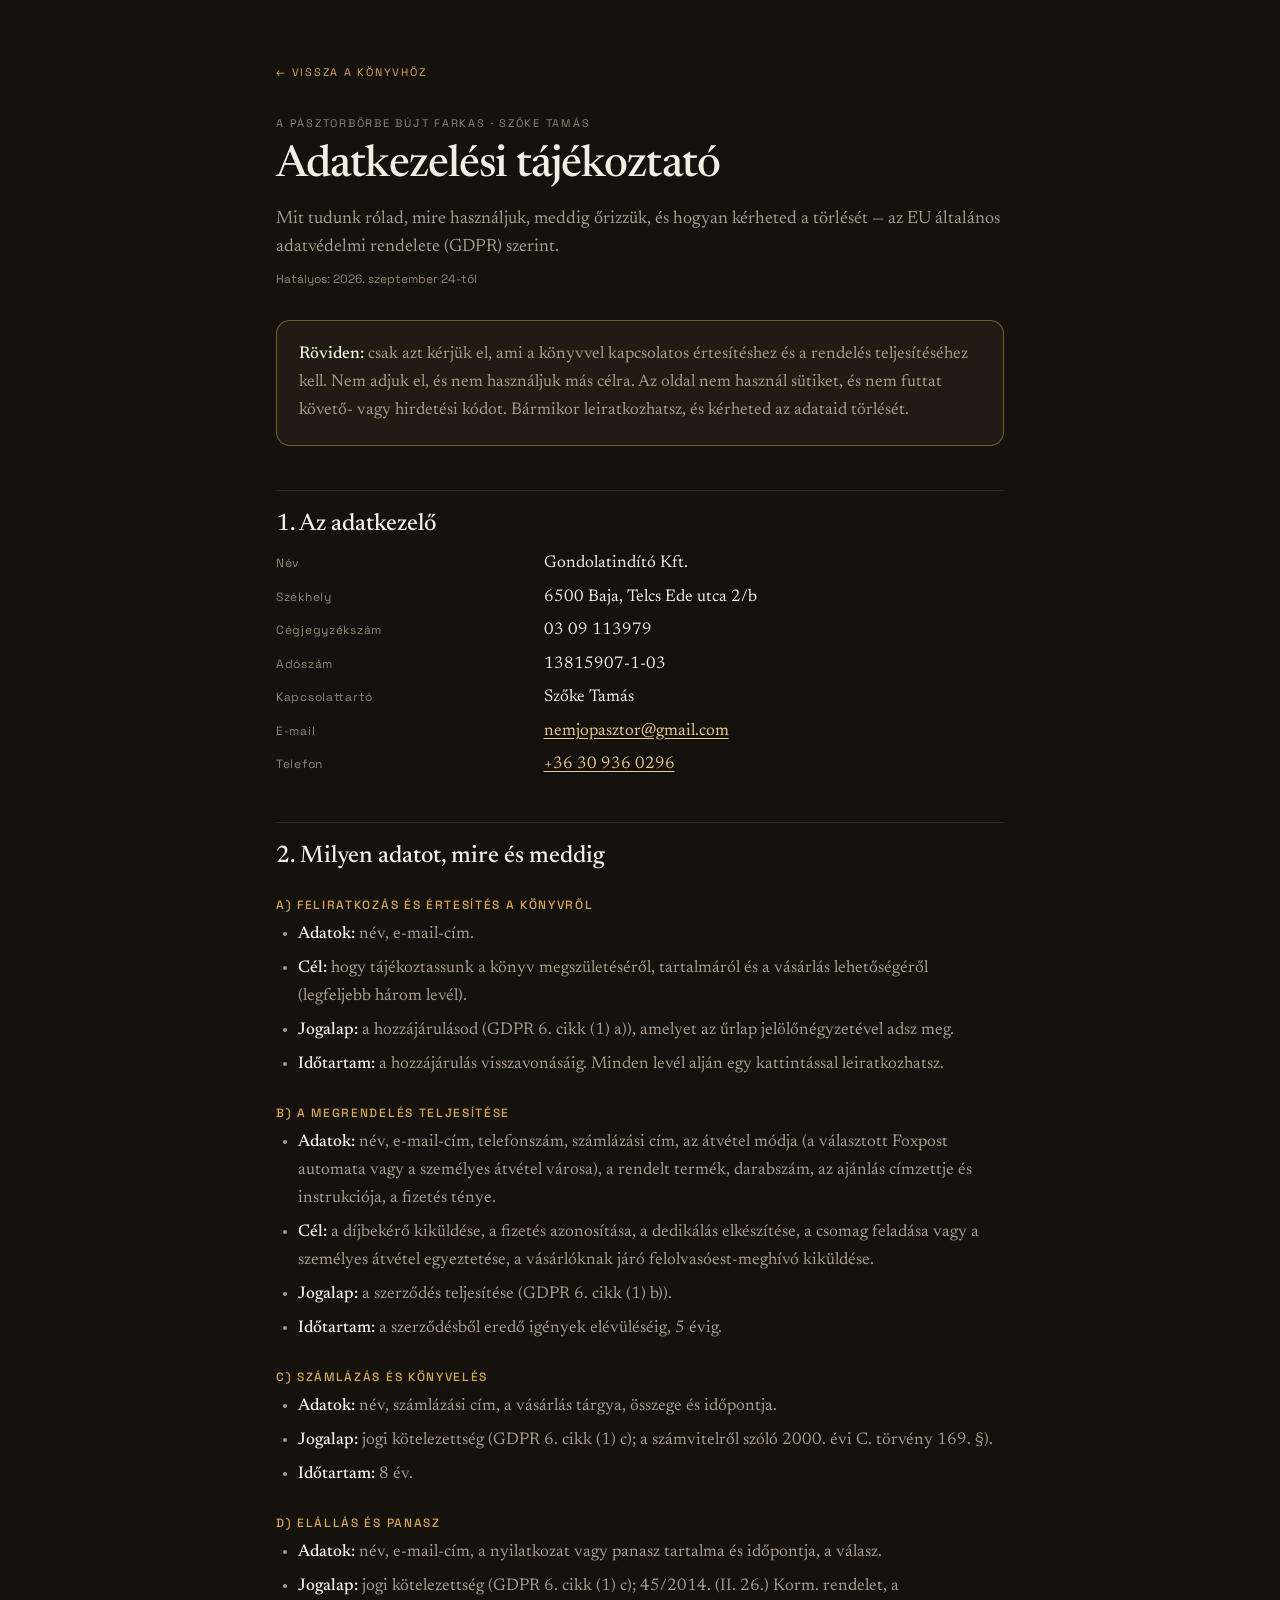
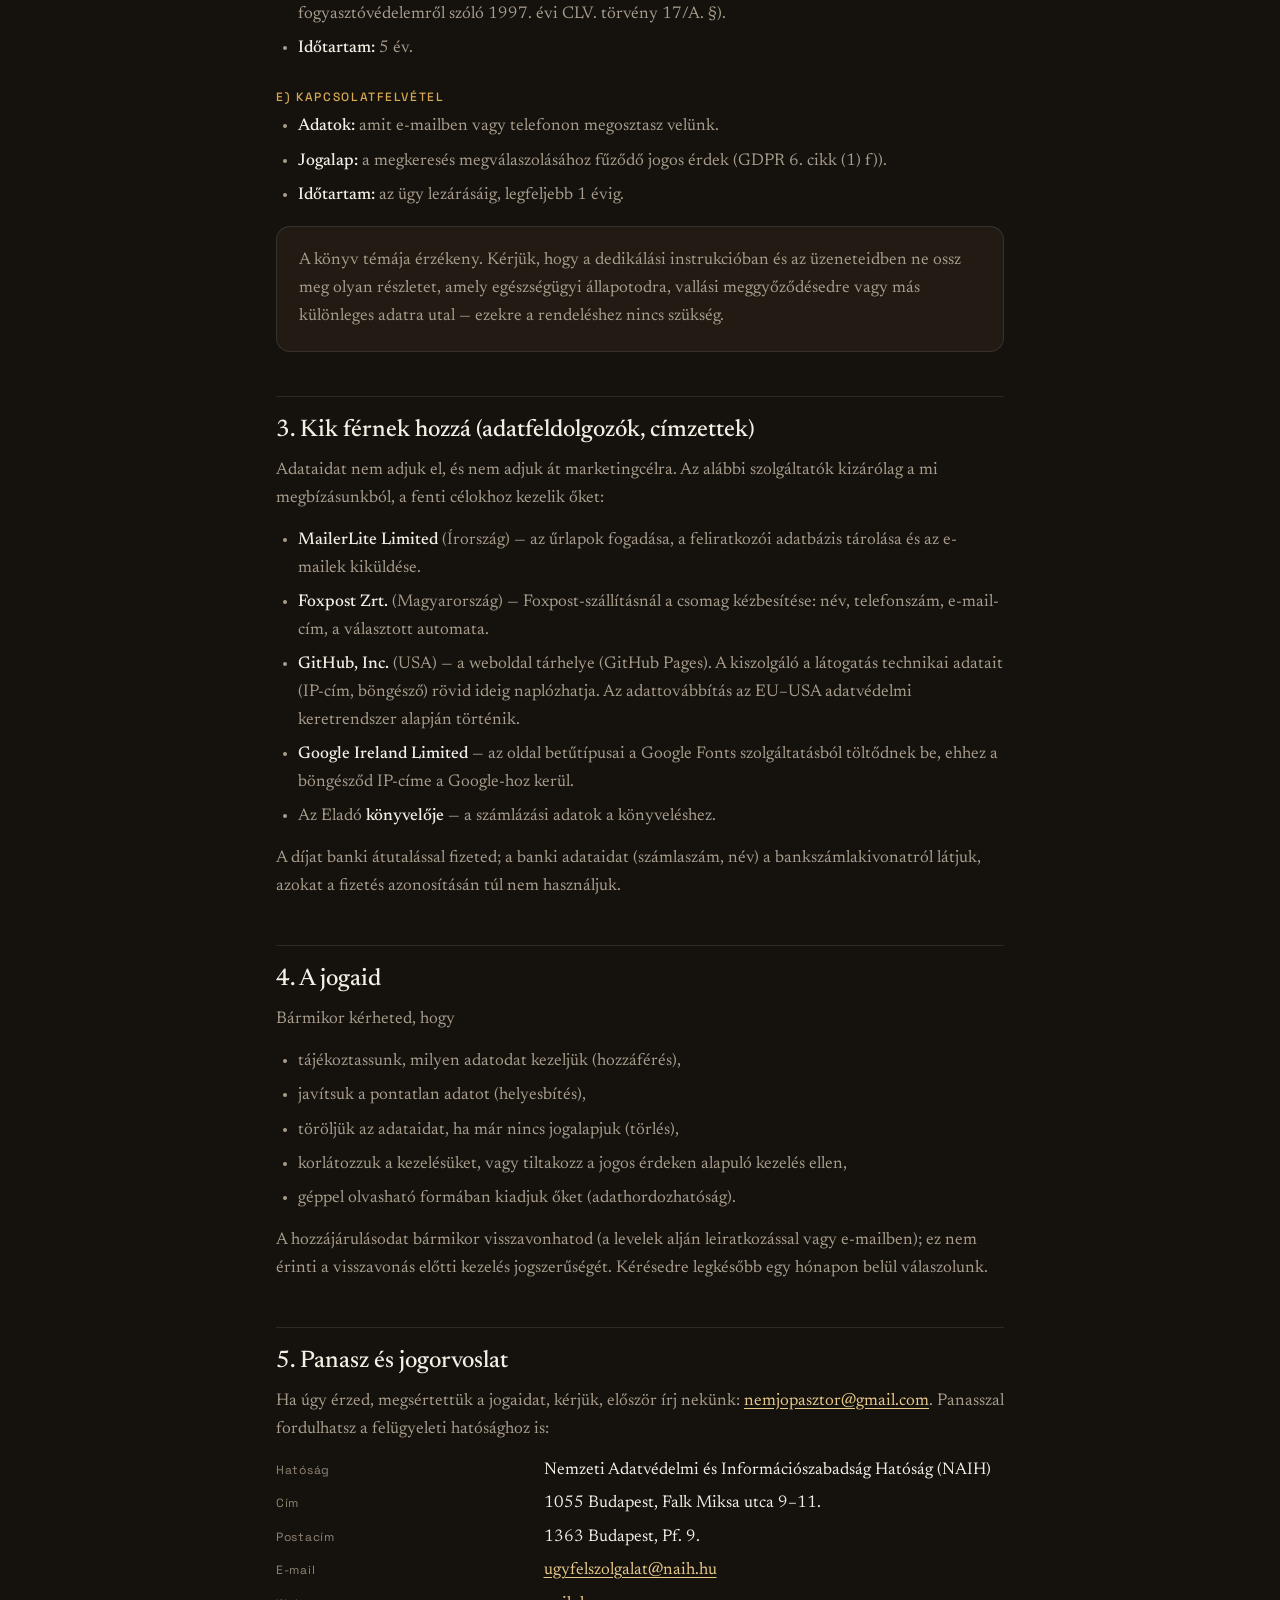
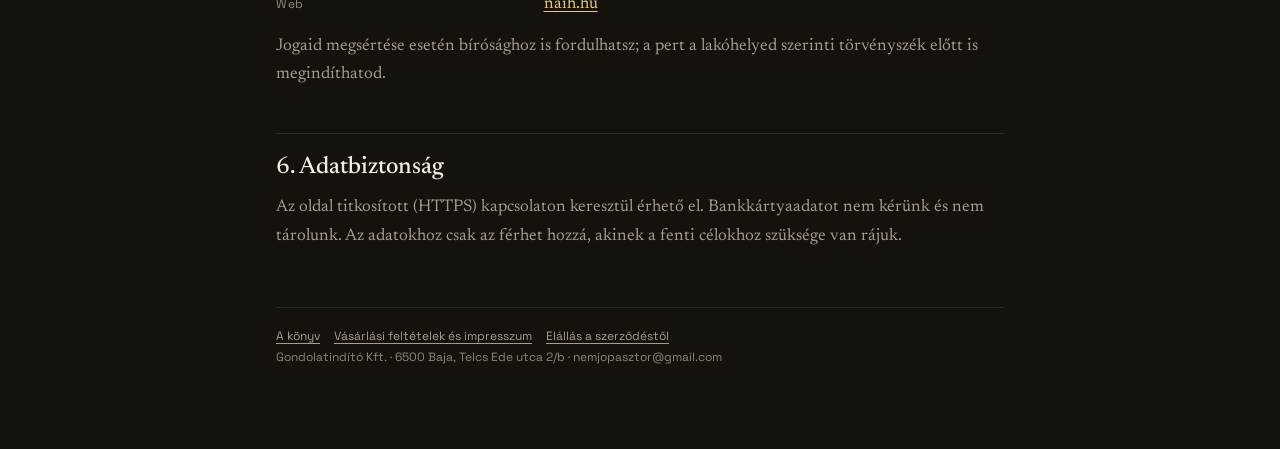
<file: adatkezeles.html>
<!DOCTYPE html>
<html lang="hu">
<head>
<meta charset="UTF-8">
<meta name="viewport" content="width=device-width, initial-scale=1">
<title>Adatkezelési tájékoztató — A pásztorbőrbe bújt farkas</title>
<meta name="robots" content="index,follow">
<meta name="theme-color" content="#15120e">
<link rel="canonical" href="https://www.nemjopasztor.hu/adatkezeles.html">
<link rel="icon" href="data:image/svg+xml,%3Csvg xmlns='http://www.w3.org/2000/svg' viewBox='0 0 32 32'%3E%3Crect width='32' height='32' rx='7' fill='%2315120e'/%3E%3Cpath d='M13 3C13 10 12 12 14 15C16 18 22 17 21 13C20 9 13 12 15 19C17 25 18 27 18 29' fill='none' stroke='%23d7a854' stroke-width='1.8' stroke-linecap='round'/%3E%3C/svg%3E">
<link rel="preconnect" href="https://fonts.googleapis.com">
<link rel="preconnect" href="https://fonts.gstatic.com" crossorigin>
<link href="https://fonts.googleapis.com/css2?family=Newsreader:ital,wght@0,400;0,500;1,400&family=Space+Grotesk:wght@400;500&display=swap" rel="stylesheet">
<link rel="stylesheet" href="jogi.css">
</head>
<body>
<main class="wrap">

  <a class="back" href="index.html">← Vissza a könyvhöz</a>

  <p class="eyebrow">A pásztorbőrbe bújt farkas · Szőke Tamás</p>
  <h1>Adatkezelési tájékoztató</h1>
  <p class="lead">Mit tudunk rólad, mire használjuk, meddig őrizzük, és hogyan kérheted a törlését — az EU általános adatvédelmi rendelete (GDPR) szerint.</p>
  <p class="meta">Hatályos: 2026. szeptember 24-től</p>

  <div class="box gold">
    <p><strong>Röviden:</strong> csak azt kérjük el, ami a könyvvel kapcsolatos értesítéshez és a rendelés teljesítéséhez kell. Nem adjuk el, és nem használjuk más célra. Az oldal nem használ sütiket, és nem futtat követő- vagy hirdetési kódot. Bármikor leiratkozhatsz, és kérheted az adataid törlését.</p>
  </div>

  <h2 id="adatkezelo">1. Az adatkezelő</h2>
  <dl class="facts">
    <dt>Név</dt><dd>Gondolatindító Kft.</dd>
    <dt>Székhely</dt><dd>6500 Baja, Telcs Ede utca 2/b</dd>
    <dt>Cégjegyzékszám</dt><dd>03 09 113979</dd>
    <dt>Adószám</dt><dd>13815907-1-03</dd>
    <dt>Kapcsolattartó</dt><dd>Szőke Tamás</dd>
    <dt>E-mail</dt><dd><a href="mailto:nemjopasztor@gmail.com">nemjopasztor@gmail.com</a></dd>
    <dt>Telefon</dt><dd><a href="tel:+36309360296">+36 30 936 0296</a></dd>
  </dl>

  <h2 id="celok">2. Milyen adatot, mire és meddig</h2>

  <h3>a) Feliratkozás és értesítés a könyvről</h3>
  <ul>
    <li><strong>Adatok:</strong> név, e-mail-cím.</li>
    <li><strong>Cél:</strong> hogy tájékoztassunk a könyv megszületéséről, tartalmáról és a vásárlás lehetőségéről (legfeljebb három levél).</li>
    <li><strong>Jogalap:</strong> a hozzájárulásod (GDPR 6. cikk (1) a)), amelyet az űrlap jelölőnégyzetével adsz meg.</li>
    <li><strong>Időtartam:</strong> a hozzájárulás visszavonásáig. Minden levél alján egy kattintással leiratkozhatsz.</li>
  </ul>

  <h3>b) A megrendelés teljesítése</h3>
  <ul>
    <li><strong>Adatok:</strong> név, e-mail-cím, telefonszám, számlázási cím, az átvétel módja (a választott Foxpost automata vagy a személyes átvétel városa), a rendelt termék, darabszám, az ajánlás címzettje és instrukciója, a fizetés ténye.</li>
    <li><strong>Cél:</strong> a díjbekérő kiküldése, a fizetés azonosítása, a dedikálás elkészítése, a csomag feladása vagy a személyes átvétel egyeztetése, a vásárlóknak járó felolvasóest-meghívó kiküldése.</li>
    <li><strong>Jogalap:</strong> a szerződés teljesítése (GDPR 6. cikk (1) b)).</li>
    <li><strong>Időtartam:</strong> a szerződésből eredő igények elévüléséig, 5 évig.</li>
  </ul>

  <h3>c) Számlázás és könyvelés</h3>
  <ul>
    <li><strong>Adatok:</strong> név, számlázási cím, a vásárlás tárgya, összege és időpontja.</li>
    <li><strong>Jogalap:</strong> jogi kötelezettség (GDPR 6. cikk (1) c); a számvitelről szóló 2000. évi C. törvény 169. §).</li>
    <li><strong>Időtartam:</strong> 8 év.</li>
  </ul>

  <h3>d) Elállás és panasz</h3>
  <ul>
    <li><strong>Adatok:</strong> név, e-mail-cím, a nyilatkozat vagy panasz tartalma és időpontja, a válasz.</li>
    <li><strong>Jogalap:</strong> jogi kötelezettség (GDPR 6. cikk (1) c); 45/2014. (II. 26.) Korm. rendelet, a fogyasztóvédelemről szóló 1997. évi CLV. törvény 17/A. §).</li>
    <li><strong>Időtartam:</strong> 5 év.</li>
  </ul>

  <h3>e) Kapcsolatfelvétel</h3>
  <ul>
    <li><strong>Adatok:</strong> amit e-mailben vagy telefonon megosztasz velünk.</li>
    <li><strong>Jogalap:</strong> a megkeresés megválaszolásához fűződő jogos érdek (GDPR 6. cikk (1) f)).</li>
    <li><strong>Időtartam:</strong> az ügy lezárásáig, legfeljebb 1 évig.</li>
  </ul>

  <div class="box">
    <p>A könyv témája érzékeny. Kérjük, hogy a dedikálási instrukcióban és az üzeneteidben ne ossz meg olyan részletet, amely egészségügyi állapotodra, vallási meggyőződésedre vagy más különleges adatra utal — ezekre a rendeléshez nincs szükség.</p>
  </div>

  <h2 id="feldolgozok">3. Kik férnek hozzá (adatfeldolgozók, címzettek)</h2>
  <p>Adataidat nem adjuk el, és nem adjuk át marketingcélra. Az alábbi szolgáltatók kizárólag a mi megbízásunkból, a fenti célokhoz kezelik őket:</p>
  <ul>
    <li><strong>MailerLite Limited</strong> (Írország) — az űrlapok fogadása, a feliratkozói adatbázis tárolása és az e-mailek kiküldése.</li>
    <li><strong>Foxpost Zrt.</strong> (Magyarország) — Foxpost-szállításnál a csomag kézbesítése: név, telefonszám, e-mail-cím, a választott automata.</li>
    <li><strong>GitHub, Inc.</strong> (USA) — a weboldal tárhelye (GitHub Pages). A kiszolgáló a látogatás technikai adatait (IP-cím, böngésző) rövid ideig naplózhatja. Az adattovábbítás az EU–USA adatvédelmi keretrendszer alapján történik.</li>
    <li><strong>Google Ireland Limited</strong> — az oldal betűtípusai a Google Fonts szolgáltatásból töltődnek be, ehhez a böngésződ IP-címe a Google-hoz kerül.</li>
    <li>Az Eladó <strong>könyvelője</strong> — a számlázási adatok a könyveléshez.</li>
  </ul>
  <p>A díjat banki átutalással fizeted; a banki adataidat (számlaszám, név) a bankszámlakivonatról látjuk, azokat a fizetés azonosításán túl nem használjuk.</p>

  <h2 id="jogok">4. A jogaid</h2>
  <p>Bármikor kérheted, hogy</p>
  <ul>
    <li>tájékoztassunk, milyen adatodat kezeljük (hozzáférés),</li>
    <li>javítsuk a pontatlan adatot (helyesbítés),</li>
    <li>töröljük az adataidat, ha már nincs jogalapjuk (törlés),</li>
    <li>korlátozzuk a kezelésüket, vagy tiltakozz a jogos érdeken alapuló kezelés ellen,</li>
    <li>géppel olvasható formában kiadjuk őket (adathordozhatóság).</li>
  </ul>
  <p>A hozzájárulásodat bármikor visszavonhatod (a levelek alján leiratkozással vagy e-mailben); ez nem érinti a visszavonás előtti kezelés jogszerűségét. Kérésedre legkésőbb egy hónapon belül válaszolunk.</p>

  <h2 id="panasz">5. Panasz és jogorvoslat</h2>
  <p>Ha úgy érzed, megsértettük a jogaidat, kérjük, először írj nekünk: <a href="mailto:nemjopasztor@gmail.com">nemjopasztor@gmail.com</a>. Panasszal fordulhatsz a felügyeleti hatósághoz is:</p>
  <dl class="facts">
    <dt>Hatóság</dt><dd>Nemzeti Adatvédelmi és Információszabadság Hatóság (NAIH)</dd>
    <dt>Cím</dt><dd>1055 Budapest, Falk Miksa utca 9–11.</dd>
    <dt>Postacím</dt><dd>1363 Budapest, Pf. 9.</dd>
    <dt>E-mail</dt><dd><a href="mailto:ugyfelszolgalat@naih.hu">ugyfelszolgalat@naih.hu</a></dd>
    <dt>Web</dt><dd><a href="https://www.naih.hu" target="_blank" rel="noopener">naih.hu</a></dd>
  </dl>
  <p>Jogaid megsértése esetén bírósághoz is fordulhatsz; a pert a lakóhelyed szerinti törvényszék előtt is megindíthatod.</p>

  <h2 id="biztonsag">6. Adatbiztonság</h2>
  <p>Az oldal titkosított (HTTPS) kapcsolaton keresztül érhető el. Bankkártyaadatot nem kérünk és nem tárolunk. Az adatokhoz csak az férhet hozzá, akinek a fenti célokhoz szüksége van rájuk.</p>

  <footer class="foot">
    <a href="index.html">A könyv</a><a href="aszf.html">Vásárlási feltételek és impresszum</a><a href="elallas.html">Elállás a szerződéstől</a>
    <br>Gondolatindító Kft. · 6500 Baja, Telcs Ede utca 2/b · nemjopasztor@gmail.com
  </footer>
</main>
</body>
</html>
</file>
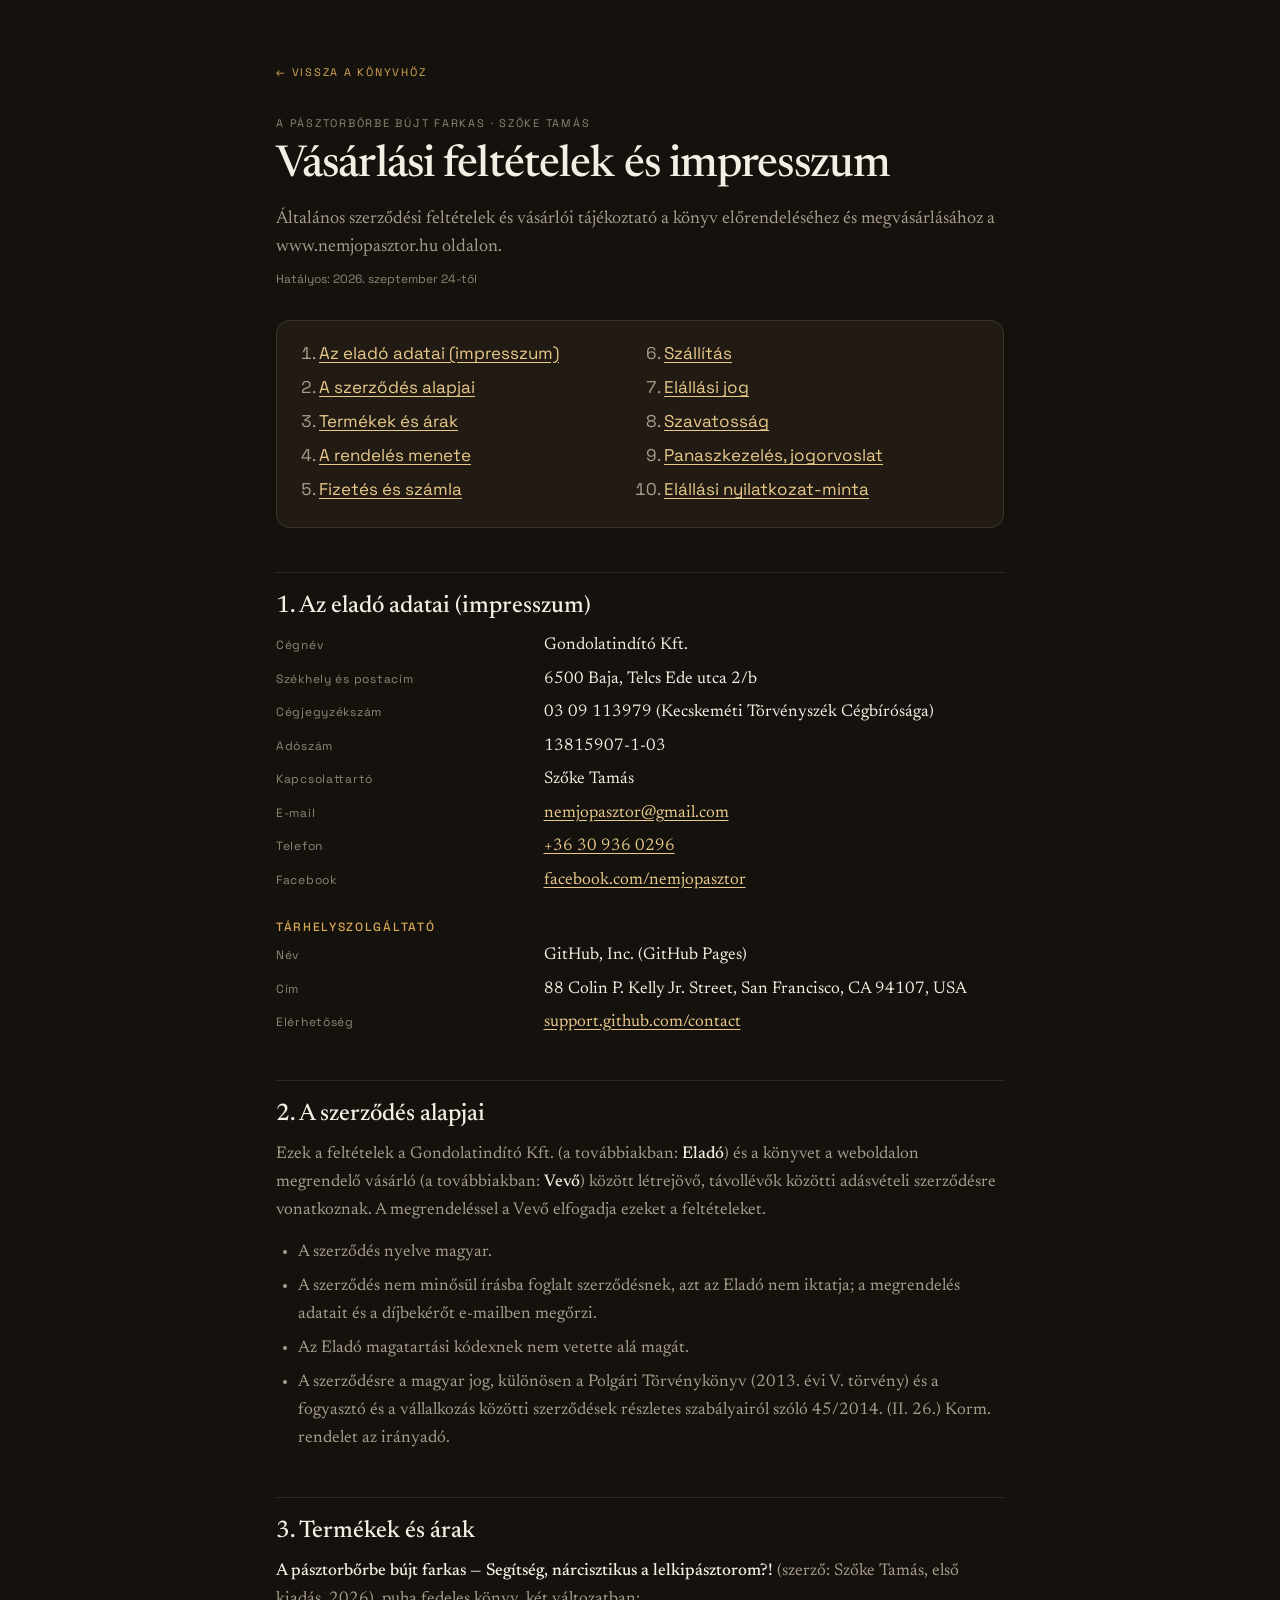
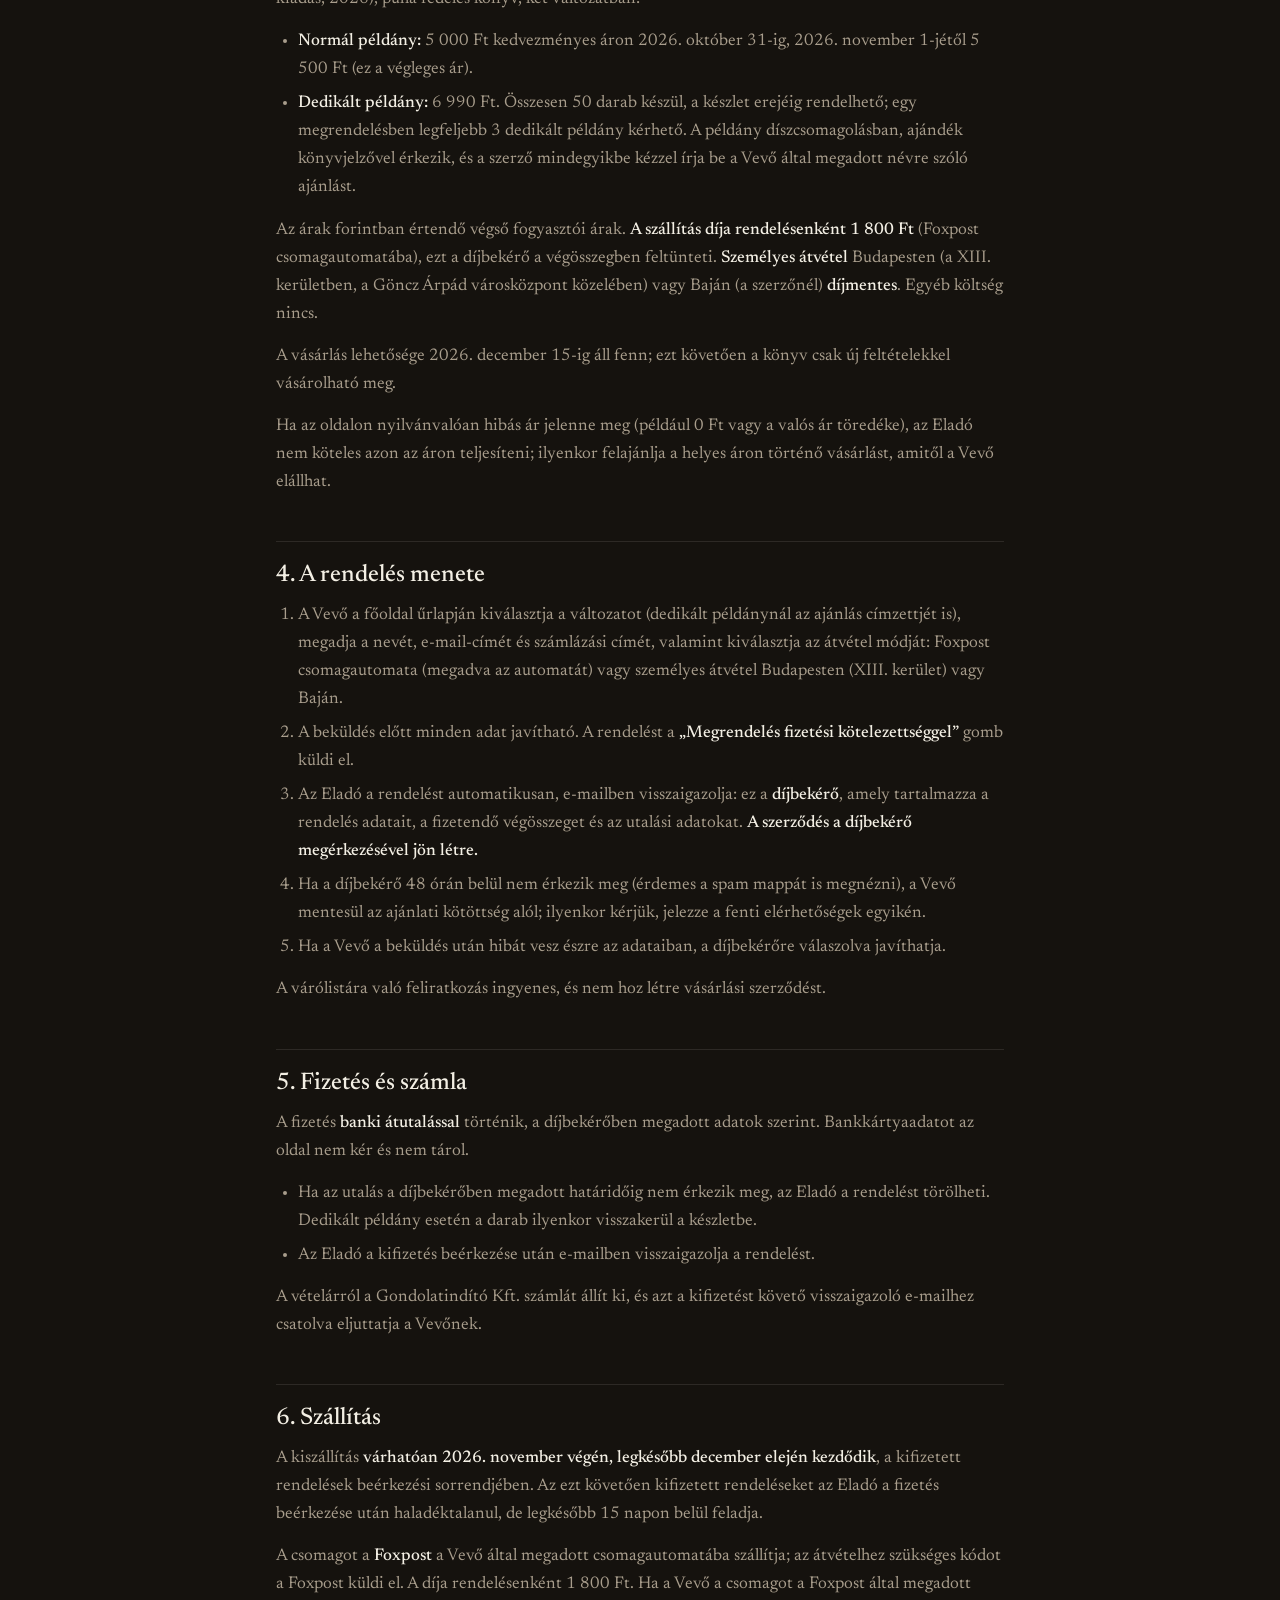
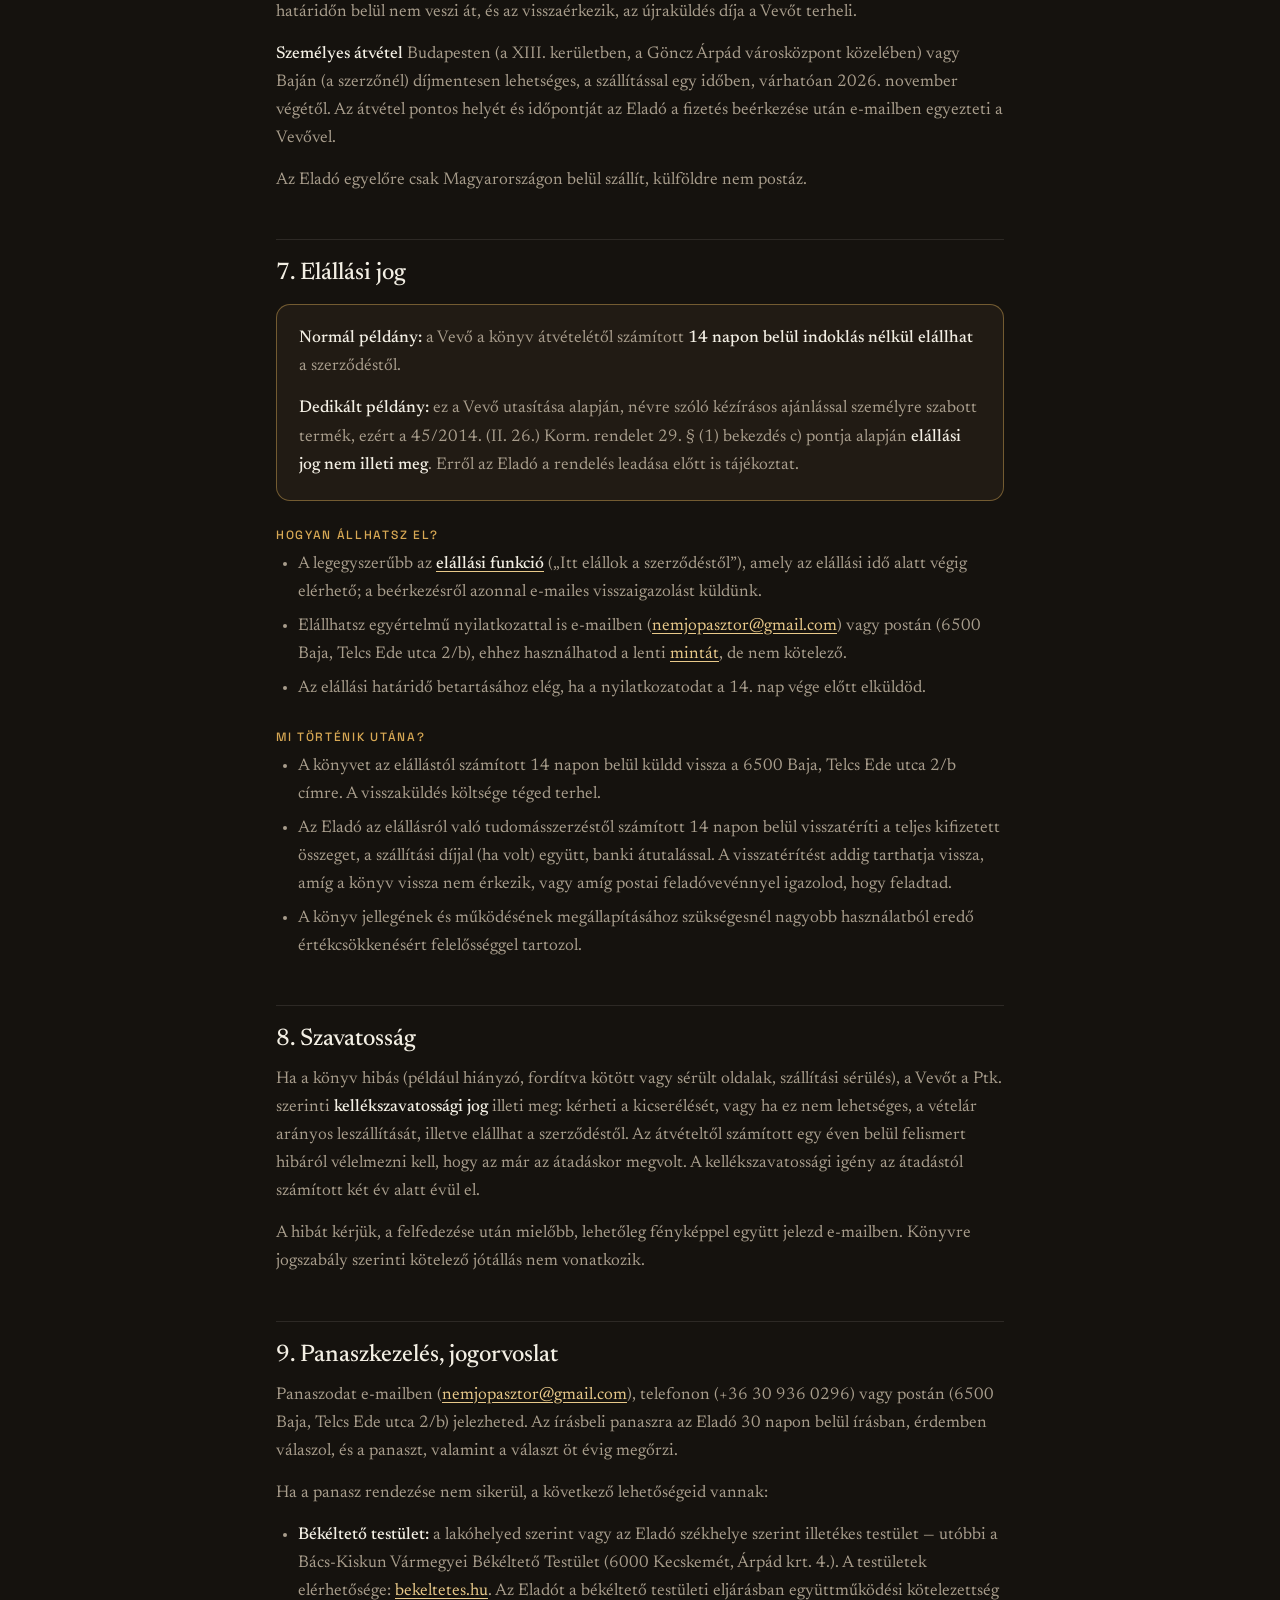
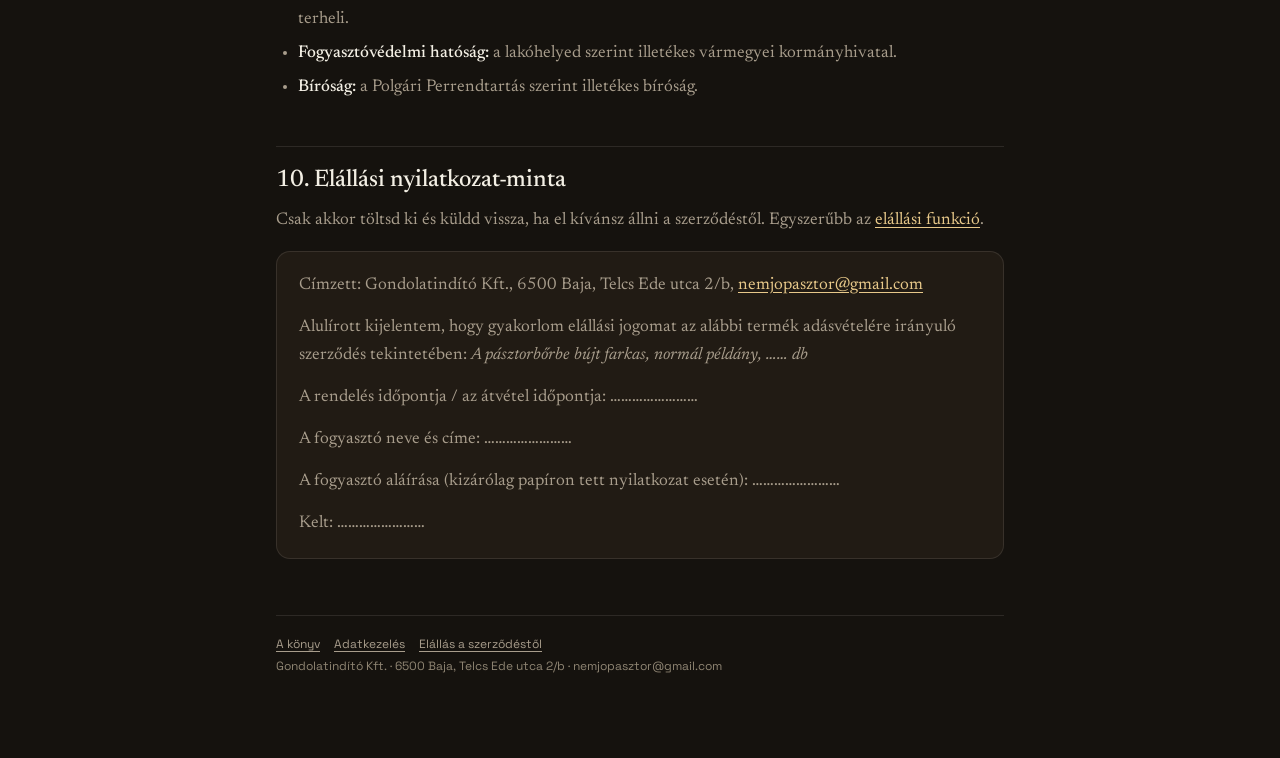
<file: aszf.html>
<!DOCTYPE html>
<html lang="hu">
<head>
<meta charset="UTF-8">
<meta name="viewport" content="width=device-width, initial-scale=1">
<title>Vásárlási feltételek és impresszum — A pásztorbőrbe bújt farkas</title>
<meta name="robots" content="index,follow">
<meta name="theme-color" content="#15120e">
<link rel="canonical" href="https://www.nemjopasztor.hu/aszf.html">
<link rel="icon" href="data:image/svg+xml,%3Csvg xmlns='http://www.w3.org/2000/svg' viewBox='0 0 32 32'%3E%3Crect width='32' height='32' rx='7' fill='%2315120e'/%3E%3Cpath d='M13 3C13 10 12 12 14 15C16 18 22 17 21 13C20 9 13 12 15 19C17 25 18 27 18 29' fill='none' stroke='%23d7a854' stroke-width='1.8' stroke-linecap='round'/%3E%3C/svg%3E">
<link rel="preconnect" href="https://fonts.googleapis.com">
<link rel="preconnect" href="https://fonts.gstatic.com" crossorigin>
<link href="https://fonts.googleapis.com/css2?family=Newsreader:ital,wght@0,400;0,500;1,400&family=Space+Grotesk:wght@400;500&display=swap" rel="stylesheet">
<link rel="stylesheet" href="jogi.css">
</head>
<body>
<main class="wrap">

  <a class="back" href="index.html">← Vissza a könyvhöz</a>

  <p class="eyebrow">A pásztorbőrbe bújt farkas · Szőke Tamás</p>
  <h1>Vásárlási feltételek és impresszum</h1>
  <p class="lead">Általános szerződési feltételek és vásárlói tájékoztató a könyv előrendeléséhez és megvásárlásához a www.nemjopasztor.hu oldalon.</p>
  <p class="meta">Hatályos: 2026. szeptember 24-től</p>

  <nav class="toc" aria-label="Tartalom">
    <ol>
      <li><a href="#impresszum">Az eladó adatai (impresszum)</a></li>
      <li><a href="#alapok">A szerződés alapjai</a></li>
      <li><a href="#termekek">Termékek és árak</a></li>
      <li><a href="#rendeles">A rendelés menete</a></li>
      <li><a href="#fizetes">Fizetés és számla</a></li>
      <li><a href="#szallitas">Szállítás</a></li>
      <li><a href="#elallas">Elállási jog</a></li>
      <li><a href="#szavatossag">Szavatosság</a></li>
      <li><a href="#panasz">Panaszkezelés, jogorvoslat</a></li>
      <li><a href="#minta">Elállási nyilatkozat-minta</a></li>
    </ol>
  </nav>

  <h2 id="impresszum">1. Az eladó adatai (impresszum)</h2>
  <dl class="facts">
    <dt>Cégnév</dt><dd>Gondolatindító Kft.</dd>
    <dt>Székhely és postacím</dt><dd>6500 Baja, Telcs Ede utca 2/b</dd>
    <dt>Cégjegyzékszám</dt><dd>03 09 113979 (Kecskeméti Törvényszék Cégbírósága)</dd>
    <dt>Adószám</dt><dd>13815907-1-03</dd>
    <dt>Kapcsolattartó</dt><dd>Szőke Tamás</dd>
    <dt>E-mail</dt><dd><a href="mailto:nemjopasztor@gmail.com">nemjopasztor@gmail.com</a></dd>
    <dt>Telefon</dt><dd><a href="tel:+36309360296">+36 30 936 0296</a></dd>
    <dt>Facebook</dt><dd><a href="https://www.facebook.com/nemjopasztor" target="_blank" rel="noopener">facebook.com/nemjopasztor</a></dd>
  </dl>
  <h3>Tárhelyszolgáltató</h3>
  <dl class="facts">
    <dt>Név</dt><dd>GitHub, Inc. (GitHub Pages)</dd>
    <dt>Cím</dt><dd>88 Colin P. Kelly Jr. Street, San Francisco, CA 94107, USA</dd>
    <dt>Elérhetőség</dt><dd><a href="https://support.github.com/contact" target="_blank" rel="noopener">support.github.com/contact</a></dd>
  </dl>

  <h2 id="alapok">2. A szerződés alapjai</h2>
  <p>Ezek a feltételek a Gondolatindító Kft. (a továbbiakban: <strong>Eladó</strong>) és a könyvet a weboldalon megrendelő vásárló (a továbbiakban: <strong>Vevő</strong>) között létrejövő, távollévők közötti adásvételi szerződésre vonatkoznak. A megrendeléssel a Vevő elfogadja ezeket a feltételeket.</p>
  <ul>
    <li>A szerződés nyelve magyar.</li>
    <li>A szerződés nem minősül írásba foglalt szerződésnek, azt az Eladó nem iktatja; a megrendelés adatait és a díjbekérőt e-mailben megőrzi.</li>
    <li>Az Eladó magatartási kódexnek nem vetette alá magát.</li>
    <li>A szerződésre a magyar jog, különösen a Polgári Törvénykönyv (2013. évi V. törvény) és a fogyasztó és a vállalkozás közötti szerződések részletes szabályairól szóló 45/2014. (II. 26.) Korm. rendelet az irányadó.</li>
  </ul>

  <h2 id="termekek">3. Termékek és árak</h2>
  <p><strong>A pásztorbőrbe bújt farkas — Segítség, nárcisztikus a lelkipásztorom?!</strong> (szerző: Szőke Tamás, első kiadás, 2026), puha fedeles könyv, két változatban:</p>
  <ul>
    <li><strong>Normál példány:</strong> 5 000 Ft kedvezményes áron 2026. október 31-ig, 2026. november 1-jétől 5 500 Ft (ez a végleges ár).</li>
    <li><strong>Dedikált példány:</strong> 6 990 Ft. Összesen 50 darab készül, a készlet erejéig rendelhető; egy megrendelésben legfeljebb 3 dedikált példány kérhető. A példány díszcsomagolásban, ajándék könyvjelzővel érkezik, és a szerző mindegyikbe kézzel írja be a Vevő által megadott névre szóló ajánlást.</li>
  </ul>
  <p>Az árak forintban értendő végső fogyasztói árak. <strong>A szállítás díja rendelésenként 1 800 Ft</strong> (Foxpost csomagautomatába), ezt a díjbekérő a végösszegben feltünteti. <strong>Személyes átvétel</strong> Budapesten (a XIII. kerületben, a Göncz Árpád városközpont közelében) vagy Baján (a szerzőnél) <strong>díjmentes</strong>. Egyéb költség nincs.</p>
  <p>A vásárlás lehetősége 2026. december 15-ig áll fenn; ezt követően a könyv csak új feltételekkel vásárolható meg.</p>
  <p>Ha az oldalon nyilvánvalóan hibás ár jelenne meg (például 0 Ft vagy a valós ár töredéke), az Eladó nem köteles azon az áron teljesíteni; ilyenkor felajánlja a helyes áron történő vásárlást, amitől a Vevő elállhat.</p>

  <h2 id="rendeles">4. A rendelés menete</h2>
  <ol>
    <li>A Vevő a főoldal űrlapján kiválasztja a változatot (dedikált példánynál az ajánlás címzettjét is), megadja a nevét, e-mail-címét és számlázási címét, valamint kiválasztja az átvétel módját: Foxpost csomagautomata (megadva az automatát) vagy személyes átvétel Budapesten (XIII. kerület) vagy Baján.</li>
    <li>A beküldés előtt minden adat javítható. A rendelést a <strong>„Megrendelés fizetési kötelezettséggel”</strong> gomb küldi el.</li>
    <li>Az Eladó a rendelést automatikusan, e-mailben visszaigazolja: ez a <strong>díjbekérő</strong>, amely tartalmazza a rendelés adatait, a fizetendő végösszeget és az utalási adatokat. <strong>A szerződés a díjbekérő megérkezésével jön létre.</strong></li>
    <li>Ha a díjbekérő 48 órán belül nem érkezik meg (érdemes a spam mappát is megnézni), a Vevő mentesül az ajánlati kötöttség alól; ilyenkor kérjük, jelezze a fenti elérhetőségek egyikén.</li>
    <li>Ha a Vevő a beküldés után hibát vesz észre az adataiban, a díjbekérőre válaszolva javíthatja.</li>
  </ol>
  <p>A várólistára való feliratkozás ingyenes, és nem hoz létre vásárlási szerződést.</p>

  <h2 id="fizetes">5. Fizetés és számla</h2>
  <p>A fizetés <strong>banki átutalással</strong> történik, a díjbekérőben megadott adatok szerint. Bankkártyaadatot az oldal nem kér és nem tárol.</p>
  <ul>
    <li>Ha az utalás a díjbekérőben megadott határidőig nem érkezik meg, az Eladó a rendelést törölheti. Dedikált példány esetén a darab ilyenkor visszakerül a készletbe.</li>
    <li>Az Eladó a kifizetés beérkezése után e-mailben visszaigazolja a rendelést.</li>
  </ul>
  <p>A vételárról a Gondolatindító Kft. számlát állít ki, és azt a kifizetést követő visszaigazoló e-mailhez csatolva eljuttatja a Vevőnek.</p>

  <h2 id="szallitas">6. Szállítás</h2>
  <p>A kiszállítás <strong>várhatóan 2026. november végén, legkésőbb december elején kezdődik</strong>, a kifizetett rendelések beérkezési sorrendjében. Az ezt követően kifizetett rendeléseket az Eladó a fizetés beérkezése után haladéktalanul, de legkésőbb 15 napon belül feladja.</p>
  <p>A csomagot a <strong>Foxpost</strong> a Vevő által megadott csomagautomatába szállítja; az átvételhez szükséges kódot a Foxpost küldi el. A díja rendelésenként 1 800 Ft. Ha a Vevő a csomagot a Foxpost által megadott határidőn belül nem veszi át, és az visszaérkezik, az újraküldés díja a Vevőt terheli.</p>
  <p><strong>Személyes átvétel</strong> Budapesten (a XIII. kerületben, a Göncz Árpád városközpont közelében) vagy Baján (a szerzőnél) díjmentesen lehetséges, a szállítással egy időben, várhatóan 2026. november végétől. Az átvétel pontos helyét és időpontját az Eladó a fizetés beérkezése után e-mailben egyezteti a Vevővel.</p>
  <p>Az Eladó egyelőre csak Magyarországon belül szállít, külföldre nem postáz.</p>

  <h2 id="elallas">7. Elállási jog</h2>
  <div class="box gold">
    <p><strong>Normál példány:</strong> a Vevő a könyv átvételétől számított <strong>14 napon belül indoklás nélkül elállhat</strong> a szerződéstől.</p>
    <p><strong>Dedikált példány:</strong> ez a Vevő utasítása alapján, névre szóló kézírásos ajánlással személyre szabott termék, ezért a 45/2014. (II. 26.) Korm. rendelet 29. § (1) bekezdés c) pontja alapján <strong>elállási jog nem illeti meg</strong>. Erről az Eladó a rendelés leadása előtt is tájékoztat.</p>
  </div>
  <h3>Hogyan állhatsz el?</h3>
  <ul>
    <li>A legegyszerűbb az <a href="elallas.html"><strong>elállási funkció</strong></a> („Itt elállok a szerződéstől”), amely az elállási idő alatt végig elérhető; a beérkezésről azonnal e-mailes visszaigazolást küldünk.</li>
    <li>Elállhatsz egyértelmű nyilatkozattal is e-mailben (<a href="mailto:nemjopasztor@gmail.com">nemjopasztor@gmail.com</a>) vagy postán (6500 Baja, Telcs Ede utca 2/b), ehhez használhatod a lenti <a href="#minta">mintát</a>, de nem kötelező.</li>
    <li>Az elállási határidő betartásához elég, ha a nyilatkozatodat a 14. nap vége előtt elküldöd.</li>
  </ul>
  <h3>Mi történik utána?</h3>
  <ul>
    <li>A könyvet az elállástól számított 14 napon belül küldd vissza a 6500 Baja, Telcs Ede utca 2/b címre. A visszaküldés költsége téged terhel.</li>
    <li>Az Eladó az elállásról való tudomásszerzéstől számított 14 napon belül visszatéríti a teljes kifizetett összeget, a szállítási díjjal (ha volt) együtt, banki átutalással. A visszatérítést addig tarthatja vissza, amíg a könyv vissza nem érkezik, vagy amíg postai feladóvevénnyel igazolod, hogy feladtad.</li>
    <li>A könyv jellegének és működésének megállapításához szükségesnél nagyobb használatból eredő értékcsökkenésért felelősséggel tartozol.</li>
  </ul>

  <h2 id="szavatossag">8. Szavatosság</h2>
  <p>Ha a könyv hibás (például hiányzó, fordítva kötött vagy sérült oldalak, szállítási sérülés), a Vevőt a Ptk. szerinti <strong>kellékszavatossági jog</strong> illeti meg: kérheti a kicserélését, vagy ha ez nem lehetséges, a vételár arányos leszállítását, illetve elállhat a szerződéstől. Az átvételtől számított egy éven belül felismert hibáról vélelmezni kell, hogy az már az átadáskor megvolt. A kellékszavatossági igény az átadástól számított két év alatt évül el.</p>
  <p>A hibát kérjük, a felfedezése után mielőbb, lehetőleg fényképpel együtt jelezd e-mailben. Könyvre jogszabály szerinti kötelező jótállás nem vonatkozik.</p>

  <h2 id="panasz">9. Panaszkezelés, jogorvoslat</h2>
  <p>Panaszodat e-mailben (<a href="mailto:nemjopasztor@gmail.com">nemjopasztor@gmail.com</a>), telefonon (+36 30 936 0296) vagy postán (6500 Baja, Telcs Ede utca 2/b) jelezheted. Az írásbeli panaszra az Eladó 30 napon belül írásban, érdemben válaszol, és a panaszt, valamint a választ öt évig megőrzi.</p>
  <p>Ha a panasz rendezése nem sikerül, a következő lehetőségeid vannak:</p>
  <ul>
    <li><strong>Békéltető testület:</strong> a lakóhelyed szerint vagy az Eladó székhelye szerint illetékes testület — utóbbi a Bács-Kiskun Vármegyei Békéltető Testület (6000 Kecskemét, Árpád krt. 4.). A testületek elérhetősége: <a href="https://www.bekeltetes.hu" target="_blank" rel="noopener">bekeltetes.hu</a>. Az Eladót a békéltető testületi eljárásban együttműködési kötelezettség terheli.</li>
    <li><strong>Fogyasztóvédelmi hatóság:</strong> a lakóhelyed szerint illetékes vármegyei kormányhivatal.</li>
    <li><strong>Bíróság:</strong> a Polgári Perrendtartás szerint illetékes bíróság.</li>
  </ul>

  <h2 id="minta">10. Elállási nyilatkozat-minta</h2>
  <p>Csak akkor töltsd ki és küldd vissza, ha el kívánsz állni a szerződéstől. Egyszerűbb az <a href="elallas.html">elállási funkció</a>.</p>
  <div class="box">
    <p>Címzett: Gondolatindító Kft., 6500 Baja, Telcs Ede utca 2/b, <a href="mailto:nemjopasztor@gmail.com">nemjopasztor@gmail.com</a></p>
    <p>Alulírott kijelentem, hogy gyakorlom elállási jogomat az alábbi termék adásvételére irányuló szerződés tekintetében: <em>A pásztorbőrbe bújt farkas, normál példány, …… db</em></p>
    <p>A rendelés időpontja / az átvétel időpontja: ……………………</p>
    <p>A fogyasztó neve és címe: ……………………</p>
    <p>A fogyasztó aláírása (kizárólag papíron tett nyilatkozat esetén): ……………………</p>
    <p>Kelt: ……………………</p>
  </div>

  <footer class="foot">
    <a href="index.html">A könyv</a><a href="adatkezeles.html">Adatkezelés</a><a href="elallas.html">Elállás a szerződéstől</a>
    <br>Gondolatindító Kft. · 6500 Baja, Telcs Ede utca 2/b · nemjopasztor@gmail.com
  </footer>
</main>
</body>
</html>
</file>
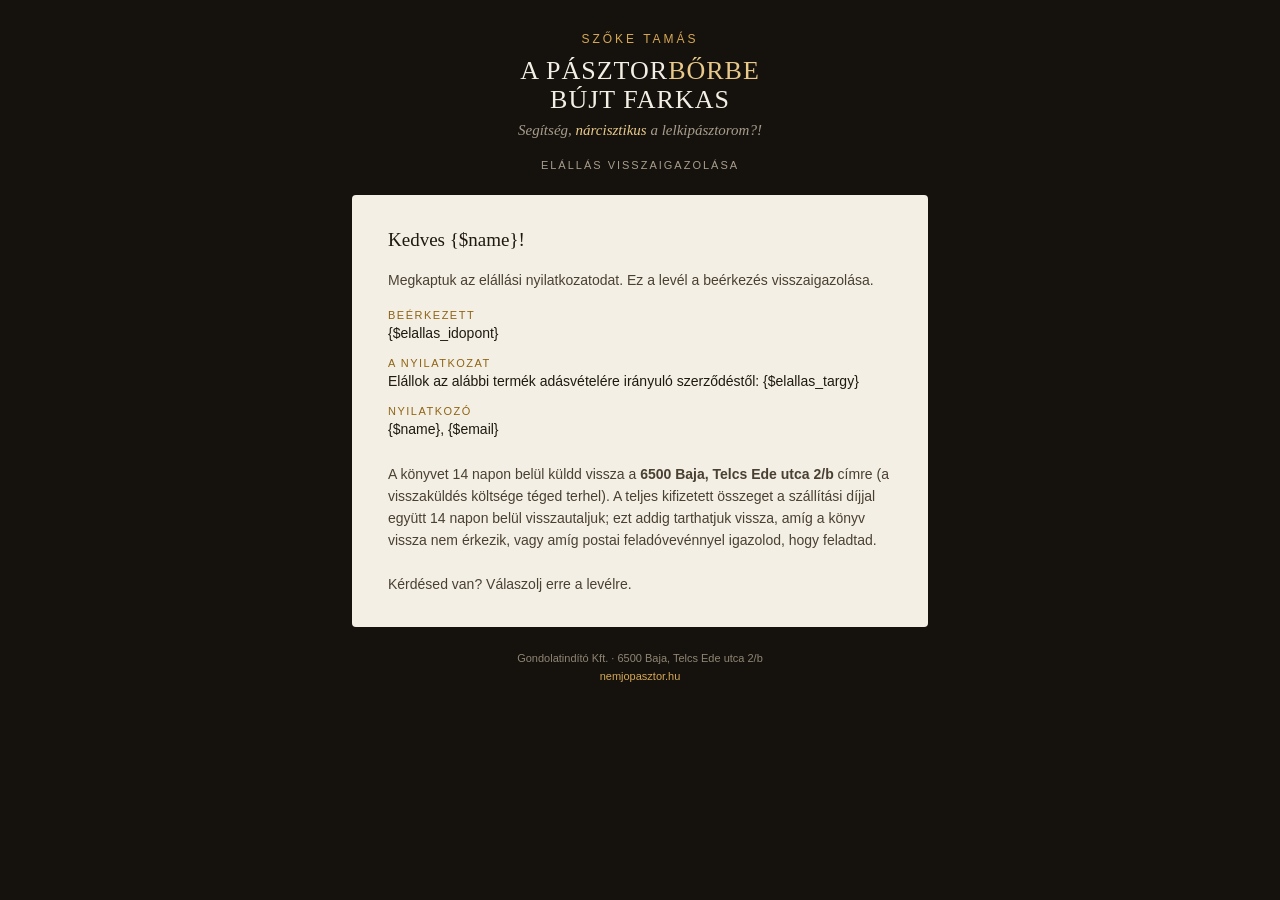
<file: elallas-visszaigazolas.html>
<!DOCTYPE html>
<html lang="hu">
<head>
<meta charset="UTF-8">
<meta name="viewport" content="width=device-width, initial-scale=1">
<title>Elállás visszaigazolása</title>
</head>
<body style="margin:0;padding:0;background-color:#15120e;">
<table role="presentation" width="100%" cellpadding="0" cellspacing="0" border="0" style="background-color:#15120e;">
<tr><td align="center" style="padding:32px 12px;">
<table role="presentation" width="600" cellpadding="0" cellspacing="0" border="0" style="width:100%;max-width:600px;">
<tr><td align="center" style="padding:0 30px 24px;">
<p style="margin:0;font-family:Arial,sans-serif;font-size:12px;letter-spacing:3px;text-transform:uppercase;color:#d7a854;">Szőke Tamás</p>
<p style="margin:10px 0 0;font-family:Georgia,serif;font-size:26px;line-height:1.12;letter-spacing:1px;text-transform:uppercase;color:#f3efe4;">A pásztor<span style="color:#e8c98a;">bőrbe</span><br>bújt farkas</p>
<p style="margin:8px 0 0;font-family:Georgia,serif;font-size:15px;font-style:italic;color:#a89d8c;">Segítség, <span style="color:#e8c98a;">nárcisztikus</span> a lelkipásztorom?!</p>
<p style="margin:20px 0 0;font-family:Arial,sans-serif;font-size:11px;letter-spacing:2px;text-transform:uppercase;color:#a89d8c;">Elállás visszaigazolása</p>
</td></tr>
<tr><td style="padding:0 12px;">
<table role="presentation" width="100%" cellpadding="0" cellspacing="0" border="0" style="background-color:#f3efe4;border-radius:4px;">
<tr><td style="padding:34px 36px 18px;">
<p style="margin:0 0 18px;font-family:Georgia,serif;font-size:19px;color:#1f1911;">Kedves {$name}!</p><p style="margin:0;font-family:Arial,sans-serif;font-size:14px;line-height:22px;color:#4a4032;">Megkaptuk az elállási nyilatkozatodat. Ez a levél a beérkezés visszaigazolása.</p>
</td></tr>
<tr><td style="padding:0 36px 4px;">
<p style="margin:0;font-family:Arial,sans-serif;font-size:11px;letter-spacing:1.5px;text-transform:uppercase;color:#8f6414;">Beérkezett</p><p style="margin:2px 0 14px;font-family:Arial,sans-serif;font-size:14px;line-height:20px;color:#1f1911;">{$elallas_idopont}</p><p style="margin:0;font-family:Arial,sans-serif;font-size:11px;letter-spacing:1.5px;text-transform:uppercase;color:#8f6414;">A nyilatkozat</p><p style="margin:2px 0 14px;font-family:Arial,sans-serif;font-size:14px;line-height:20px;color:#1f1911;">Elállok az alábbi termék adásvételére irányuló szerződéstől: {$elallas_targy}</p><p style="margin:0;font-family:Arial,sans-serif;font-size:11px;letter-spacing:1.5px;text-transform:uppercase;color:#8f6414;">Nyilatkozó</p><p style="margin:2px 0 0;font-family:Arial,sans-serif;font-size:14px;line-height:20px;color:#1f1911;">{$name}, {$email}</p>
</td></tr>
<tr><td style="padding:20px 36px 4px;">
<p style="margin:0;font-family:Arial,sans-serif;font-size:14px;line-height:22px;color:#4a4032;">A könyvet 14 napon belül küldd vissza a <b>6500 Baja, Telcs Ede utca 2/b</b> címre (a visszaküldés költsége téged terhel). A teljes kifizetett összeget a szállítási díjjal együtt 14 napon belül visszautaljuk; ezt addig tarthatjuk vissza, amíg a könyv vissza nem érkezik, vagy amíg postai feladóvevénnyel igazolod, hogy feladtad.</p>
</td></tr>
<tr><td style="padding:18px 36px 32px;">
<p style="margin:0;font-family:Arial,sans-serif;font-size:14px;line-height:22px;color:#4a4032;">Kérdésed van? Válaszolj erre a levélre.</p>
</td></tr>
</table>
</td></tr>
<tr><td align="center" style="padding:22px 30px 8px;">
<p style="margin:0;font-family:Arial,sans-serif;font-size:11px;line-height:18px;color:#8f8573;">Gondolatindító Kft. · 6500 Baja, Telcs Ede utca 2/b<br><a href="https://www.nemjopasztor.hu/" style="color:#d7a854;text-decoration:none;">nemjopasztor.hu</a></p>
</td></tr>
</table>
</td></tr>
</table>
</body>
</html>
</file>
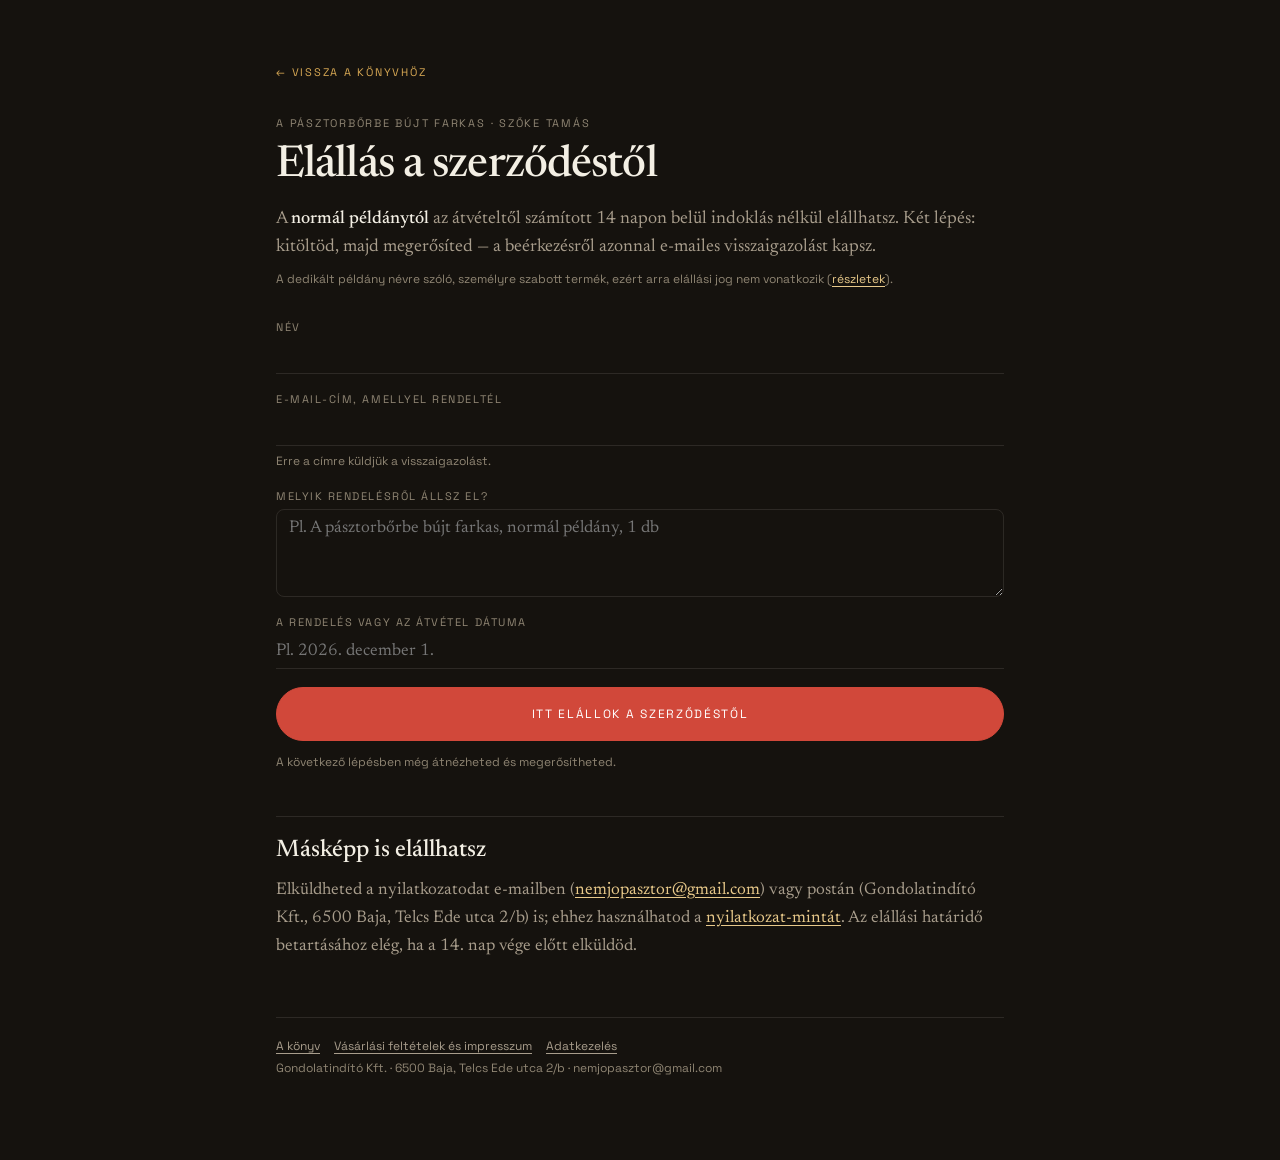
<file: elallas.html>
<!DOCTYPE html>
<html lang="hu">
<head>
<meta charset="UTF-8">
<meta name="viewport" content="width=device-width, initial-scale=1">
<title>Elállás a szerződéstől — A pásztorbőrbe bújt farkas</title>
<meta name="robots" content="index,follow">
<meta name="theme-color" content="#15120e">
<link rel="canonical" href="https://www.nemjopasztor.hu/elallas.html">
<link rel="icon" href="data:image/svg+xml,%3Csvg xmlns='http://www.w3.org/2000/svg' viewBox='0 0 32 32'%3E%3Crect width='32' height='32' rx='7' fill='%2315120e'/%3E%3Cpath d='M13 3C13 10 12 12 14 15C16 18 22 17 21 13C20 9 13 12 15 19C17 25 18 27 18 29' fill='none' stroke='%23d7a854' stroke-width='1.8' stroke-linecap='round'/%3E%3C/svg%3E">
<link rel="preconnect" href="https://fonts.googleapis.com">
<link rel="preconnect" href="https://fonts.gstatic.com" crossorigin>
<link href="https://fonts.googleapis.com/css2?family=Newsreader:ital,wght@0,400;0,500;1,400&family=Space+Grotesk:wght@400;500&display=swap" rel="stylesheet">
<link rel="stylesheet" href="jogi.css">
</head>
<body>
<main class="wrap">

  <a class="back" href="index.html">← Vissza a könyvhöz</a>

  <p class="eyebrow">A pásztorbőrbe bújt farkas · Szőke Tamás</p>
  <h1>Elállás a szerződéstől</h1>
  <p class="lead">A <strong>normál példánytól</strong> az átvételtől számított 14 napon belül indoklás nélkül elállhatsz. Két lépés: kitöltöd, majd megerősíted — a beérkezésről azonnal e-mailes visszaigazolást kapsz.</p>
  <p class="meta">A dedikált példány névre szóló, személyre szabott termék, ezért arra elállási jog nem vonatkozik (<a href="aszf.html#elallas">részletek</a>).</p>

  <section id="step-1">
    <form id="withdraw-form" novalidate>
      <div class="field">
        <label for="w-nev">Név</label>
        <input id="w-nev" name="nev" autocomplete="name" required>
      </div>
      <div class="field">
        <label for="w-email">E-mail-cím, amellyel rendeltél</label>
        <input id="w-email" name="email" type="email" autocomplete="email" inputmode="email" required>
        <p class="hint">Erre a címre küldjük a visszaigazolást.</p>
      </div>
      <div class="field">
        <label for="w-targy">Melyik rendelésről állsz el?</label>
        <textarea id="w-targy" name="targy" required placeholder="Pl. A pásztorbőrbe bújt farkas, normál példány, 1 db"></textarea>
      </div>
      <div class="field">
        <label for="w-datum">A rendelés vagy az átvétel dátuma</label>
        <input id="w-datum" name="datum" required placeholder="Pl. 2026. december 1.">
      </div>
      <p class="err" id="w-err-1" hidden>Kérjük, tölts ki minden mezőt, és adj meg érvényes e-mail-címet.</p>
      <button type="submit" class="btn">Itt elállok a szerződéstől</button>
      <p class="hint" style="margin-top: 12px;">A következő lépésben még átnézheted és megerősítheted.</p>
    </form>
  </section>

  <section id="step-2" hidden>
    <div class="box gold">
      <p><strong>Elállási nyilatkozat</strong></p>
      <dl class="facts summary">
        <dt>Címzett</dt><dd>Gondolatindító Kft., 6500 Baja, Telcs Ede utca 2/b</dd>
        <dt>Név</dt><dd id="s-nev"></dd>
        <dt>E-mail</dt><dd id="s-email"></dd>
        <dt>Rendelés</dt><dd id="s-targy"></dd>
        <dt>Dátum</dt><dd id="s-datum"></dd>
      </dl>
      <p>Kijelentem, hogy elállok a fenti termék adásvételére irányuló szerződéstől.</p>
    </div>
    <p class="err" id="w-err-2" hidden></p>
    <button type="button" class="btn" id="w-confirm">Elállás megerősítése</button>
    <button type="button" class="btn btn-ghost" id="w-back">Vissza, javítom</button>
  </section>

  <section id="step-3" hidden>
    <div class="box gold">
      <p><strong>Megkaptuk az elállási nyilatkozatodat.</strong></p>
      <p>Beérkezés ideje: <strong id="d-ido"></strong></p>
      <p>A visszaigazolást e-mailben is elküldtük a(z) <strong id="d-email"></strong> címre. Ha 24 órán belül nem érkezik meg (a spam mappát is érdemes megnézni), küldd el a nyilatkozatot e-mailben is: <a id="d-mail" href="#">nemjopasztor@gmail.com</a>.</p>
    </div>
    <h2>Mi a teendőd?</h2>
    <ul>
      <li>A könyvet 14 napon belül küldd vissza a <strong>6500 Baja, Telcs Ede utca 2/b</strong> címre. A visszaküldés költsége téged terhel.</li>
      <li>A kifizetett teljes összeget a szállítási díjjal együtt 14 napon belül visszautaljuk. A visszautalást addig tarthatjuk vissza, amíg a könyv vissza nem érkezik, vagy amíg postai feladóvevénnyel igazolod, hogy feladtad.</li>
    </ul>
  </section>

  <h2>Másképp is elállhatsz</h2>
  <p>Elküldheted a nyilatkozatodat e-mailben (<a href="mailto:nemjopasztor@gmail.com">nemjopasztor@gmail.com</a>) vagy postán (Gondolatindító Kft., 6500 Baja, Telcs Ede utca 2/b) is; ehhez használhatod a <a href="aszf.html#minta">nyilatkozat-mintát</a>. Az elállási határidő betartásához elég, ha a 14. nap vége előtt elküldöd.</p>

  <footer class="foot">
    <a href="index.html">A könyv</a><a href="aszf.html">Vásárlási feltételek és impresszum</a><a href="adatkezeles.html">Adatkezelés</a>
    <br>Gondolatindító Kft. · 6500 Baja, Telcs Ede utca 2/b · nemjopasztor@gmail.com
  </footer>
</main>

<script>
(function () {
  "use strict";

  /* Ugyanaz a MailerLite-űrlap, mint a főoldalon (index.html CONFIG.FORM_ENDPOINT).
     A "mod" mező "elallas" értéke teszi a feliratkozót az elállási szegmensbe,
     ahonnan az automatizálás azonnal kiküldi az időbélyeges visszaigazolást. */
  var ENDPOINT = "https://assets.mailerlite.com/jsonp/2646815/forms/199070784852853935/subscribe";
  var CONTACT = "nemjopasztor@gmail.com";

  var form = document.getElementById("withdraw-form");
  var s1 = document.getElementById("step-1");
  var s2 = document.getElementById("step-2");
  var s3 = document.getElementById("step-3");
  var err1 = document.getElementById("w-err-1");
  var err2 = document.getElementById("w-err-2");
  var confirmBtn = document.getElementById("w-confirm");
  var data = null;

  function val(id) { return document.getElementById(id).value.trim(); }
  function set(id, text) { document.getElementById(id).textContent = text; }
  function pad(n) { return n < 10 ? "0" + n : String(n); }
  function stamp(d) {
    return d.getFullYear() + ". " + pad(d.getMonth() + 1) + ". " + pad(d.getDate()) + ". "
      + pad(d.getHours()) + ":" + pad(d.getMinutes());
  }
  function statement(d) {
    return "Elállási nyilatkozat\n\nCímzett: Gondolatindító Kft., 6500 Baja, Telcs Ede utca 2/b\n"
      + "Kijelentem, hogy elállok az alábbi termék adásvételére irányuló szerződéstől.\n\n"
      + "Rendelés: " + d.targy + "\nA rendelés / átvétel dátuma: " + d.datum
      + "\nNév: " + d.nev + "\nE-mail: " + d.email + (d.ido ? "\nKelt: " + d.ido : "");
  }
  function mailtoHref(d) {
    return "mailto:" + CONTACT + "?subject=" + encodeURIComponent("Elállási nyilatkozat")
      + "&body=" + encodeURIComponent(statement(d));
  }
  function show(step) {
    s1.hidden = step !== 1; s2.hidden = step !== 2; s3.hidden = step !== 3;
    (step === 1 ? s1 : step === 2 ? s2 : s3).scrollIntoView({ behavior: "smooth", block: "start" });
  }

  form.addEventListener("submit", function (e) {
    e.preventDefault();
    data = { nev: val("w-nev"), email: val("w-email"), targy: val("w-targy"), datum: val("w-datum") };
    var ok = data.nev && data.targy && data.datum && /^[^\s@]+@[^\s@]+\.[^\s@]+$/.test(data.email);
    err1.hidden = !!ok;
    if (!ok) return;
    set("s-nev", data.nev); set("s-email", data.email); set("s-targy", data.targy); set("s-datum", data.datum);
    err2.hidden = true;
    show(2);
  });

  document.getElementById("w-back").addEventListener("click", function () { show(1); });

  function send(body) {
    return fetch(ENDPOINT, { method: "POST", body: body, headers: { Accept: "application/json" } })
      .then(function (res) { if (!res.ok) throw new Error("HTTP " + res.status); })
      .catch(function (e) {
        /* CORS-elutasításnál rejtett űrlapon küldjük el — az is megérkezik */
        if (!(e instanceof TypeError)) throw e;
        return new Promise(function (resolve) {
          var name = "w-sink-" + Date.now();
          var frame = document.createElement("iframe");
          frame.name = name; frame.style.cssText = "position:absolute;width:0;height:0;border:0;left:-9999px;";
          var f = document.createElement("form");
          f.method = "POST"; f.action = ENDPOINT; f.target = name; f.style.display = "none";
          body.forEach(function (v, k) {
            var i = document.createElement("input"); i.type = "hidden"; i.name = k; i.value = v; f.appendChild(i);
          });
          document.body.appendChild(frame); document.body.appendChild(f);
          frame.addEventListener("load", function () { resolve(); });
          f.submit();
          setTimeout(resolve, 4000);
        });
      });
  }

  confirmBtn.addEventListener("click", function () {
    if (!data) return;
    data.ido = stamp(new Date());
    var body = new FormData();
    body.append("fields[name]", data.nev);
    body.append("fields[email]", data.email);
    body.append("fields[mod]", "elallas");
    body.append("fields[elallas_targy]", data.targy + " — rendelés/átvétel: " + data.datum);
    body.append("fields[elallas_idopont]", data.ido);
    body.append("ml-submit", "1");
    body.append("anticsrf", "true");

    confirmBtn.disabled = true;
    confirmBtn.textContent = "Küldés…";
    send(body).then(function () {
      set("d-ido", data.ido);
      set("d-email", data.email);
      document.getElementById("d-mail").href = mailtoHref(data);
      show(3);
    }).catch(function () {
      err2.hidden = false;
      err2.textContent = "";
      err2.appendChild(document.createTextNode("Nem sikerült elküldeni. Kérjük, küldd el a nyilatkozatot e-mailben — egy kattintással előkészítjük: "));
      var a = document.createElement("a");
      a.href = mailtoHref(data); a.textContent = CONTACT;
      err2.appendChild(a);
      confirmBtn.disabled = false;
      confirmBtn.textContent = "Elállás megerősítése";
    });
  });
})();
</script>
</body>
</html>
</file>
<file: jogi.css>
:root {
  --bg: #15120e; --panel: #211b14; --line: rgba(255,246,232,0.10);
  --ink: #f3efe4; --ink-soft: #a89d8c; --ink-faint: #8f8573;
  --gold: #d7a854; --gold-soft: #e8c98a; --coral: #d1483a;
  --serif: 'Newsreader', Georgia, serif; --sans: 'Space Grotesk', 'Segoe UI', Arial, sans-serif;
}
* { box-sizing: border-box; }
html { scroll-behavior: smooth; }
body { margin: 0; background: var(--bg); color: var(--ink); font-family: var(--serif); -webkit-font-smoothing: antialiased; }
a { color: var(--gold-soft); text-underline-offset: 3px; }
a:hover { color: var(--gold); }
:focus-visible { outline: 2px solid var(--gold); outline-offset: 2px; }

.wrap { max-width: 760px; margin: 0 auto; padding: clamp(28px, 6vw, 64px) 16px 80px; }
.back { font-family: var(--sans); font-size: 11px; letter-spacing: 0.16em; text-transform: uppercase; text-decoration: none; color: var(--gold); }
.eyebrow { font-family: var(--sans); font-size: 11px; letter-spacing: 0.16em; text-transform: uppercase; color: var(--ink-faint); margin: 34px 0 10px; }
h1 { font-weight: 500; font-size: clamp(30px, 5vw, 44px); line-height: 1.1; letter-spacing: -0.02em; margin: 0 0 14px; }
.lead { font-size: 18px; line-height: 1.6; color: var(--ink-soft); margin: 0 0 8px; }
.meta { font-family: var(--sans); font-size: 12px; color: var(--ink-faint); margin: 0 0 30px; }

nav.toc { border: 1px solid var(--line); border-radius: 14px; background: var(--panel); padding: 18px 22px; margin: 0 0 36px; }
nav.toc ol { margin: 0; padding-left: 20px; columns: 2 240px; column-gap: 28px; font-family: var(--sans); font-size: 13px; line-height: 1.9; }

h2 { font-weight: 500; font-size: 24px; line-height: 1.25; margin: 44px 0 12px; padding-top: 18px; border-top: 1px solid var(--line); scroll-margin-top: 20px; }
h3 { font-family: var(--sans); font-weight: 500; font-size: 12px; letter-spacing: 0.14em; text-transform: uppercase; color: var(--gold); margin: 26px 0 8px; }
p, li { font-size: 17px; line-height: 1.65; color: var(--ink-soft); }
p { margin: 0 0 14px; }
ul, ol { margin: 0 0 14px; padding-left: 22px; }
li { margin: 0 0 6px; }
strong { color: var(--ink); font-weight: 500; }

dl.facts { display: grid; grid-template-columns: minmax(130px, 34%) 1fr; gap: 8px 20px; margin: 0 0 16px; }
dl.facts dt { font-family: var(--sans); font-size: 12px; letter-spacing: 0.06em; color: var(--ink-faint); padding-top: 4px; }
dl.facts dd { margin: 0; font-size: 17px; line-height: 1.5; color: var(--ink); }
@media (max-width: 560px) { dl.facts { grid-template-columns: 1fr; gap: 2px; } dl.facts dd { margin-bottom: 10px; } }

.box { border: 1px solid var(--line); border-radius: 14px; background: var(--panel); padding: 20px 22px; margin: 16px 0; }
.box.gold { border-color: rgba(215,168,84,0.45); }
.box p:last-child { margin-bottom: 0; }

footer.foot { margin-top: 56px; padding-top: 18px; border-top: 1px solid var(--line); font-family: var(--sans); font-size: 12px; line-height: 1.8; color: var(--ink-faint); }
footer.foot a { color: var(--ink-soft); margin-right: 14px; }

/* elállási űrlap */
.field { display: grid; gap: 6px; margin: 0 0 18px; }
.field label { font-family: var(--sans); font-size: 11px; letter-spacing: 0.14em; text-transform: uppercase; color: var(--ink-faint); }
.field input, .field textarea {
  font: inherit; font-size: 17px; color: var(--ink); background: transparent; border: none;
  border-bottom: 1px solid var(--line); padding: 8px 0; outline: none; width: 100%;
}
.field textarea { min-height: 88px; resize: vertical; border: 1px solid var(--line); border-radius: 8px; padding: 10px 12px; }
.field input:focus, .field textarea:focus { border-color: var(--gold); }
.hint { font-family: var(--sans); font-size: 12px; line-height: 1.6; color: var(--ink-faint); margin: 0; }
.btn {
  font-family: var(--sans); font-size: 12px; letter-spacing: 0.14em; text-transform: uppercase;
  background: var(--coral); color: #fff; border: 1px solid var(--coral); border-radius: 999px;
  padding: 17px 28px; min-height: 54px; cursor: pointer; width: 100%;
}
.btn[disabled] { opacity: 0.6; cursor: progress; }
.btn-ghost { background: transparent; color: var(--ink); border-color: var(--line); margin-top: 10px; }
.summary dt { color: var(--ink-faint); }
.err { color: #ffb3a8; border-left: 2px solid var(--coral); padding-left: 14px; font-family: var(--sans); font-size: 14px; }
[hidden] { display: none !important; }
</file>
